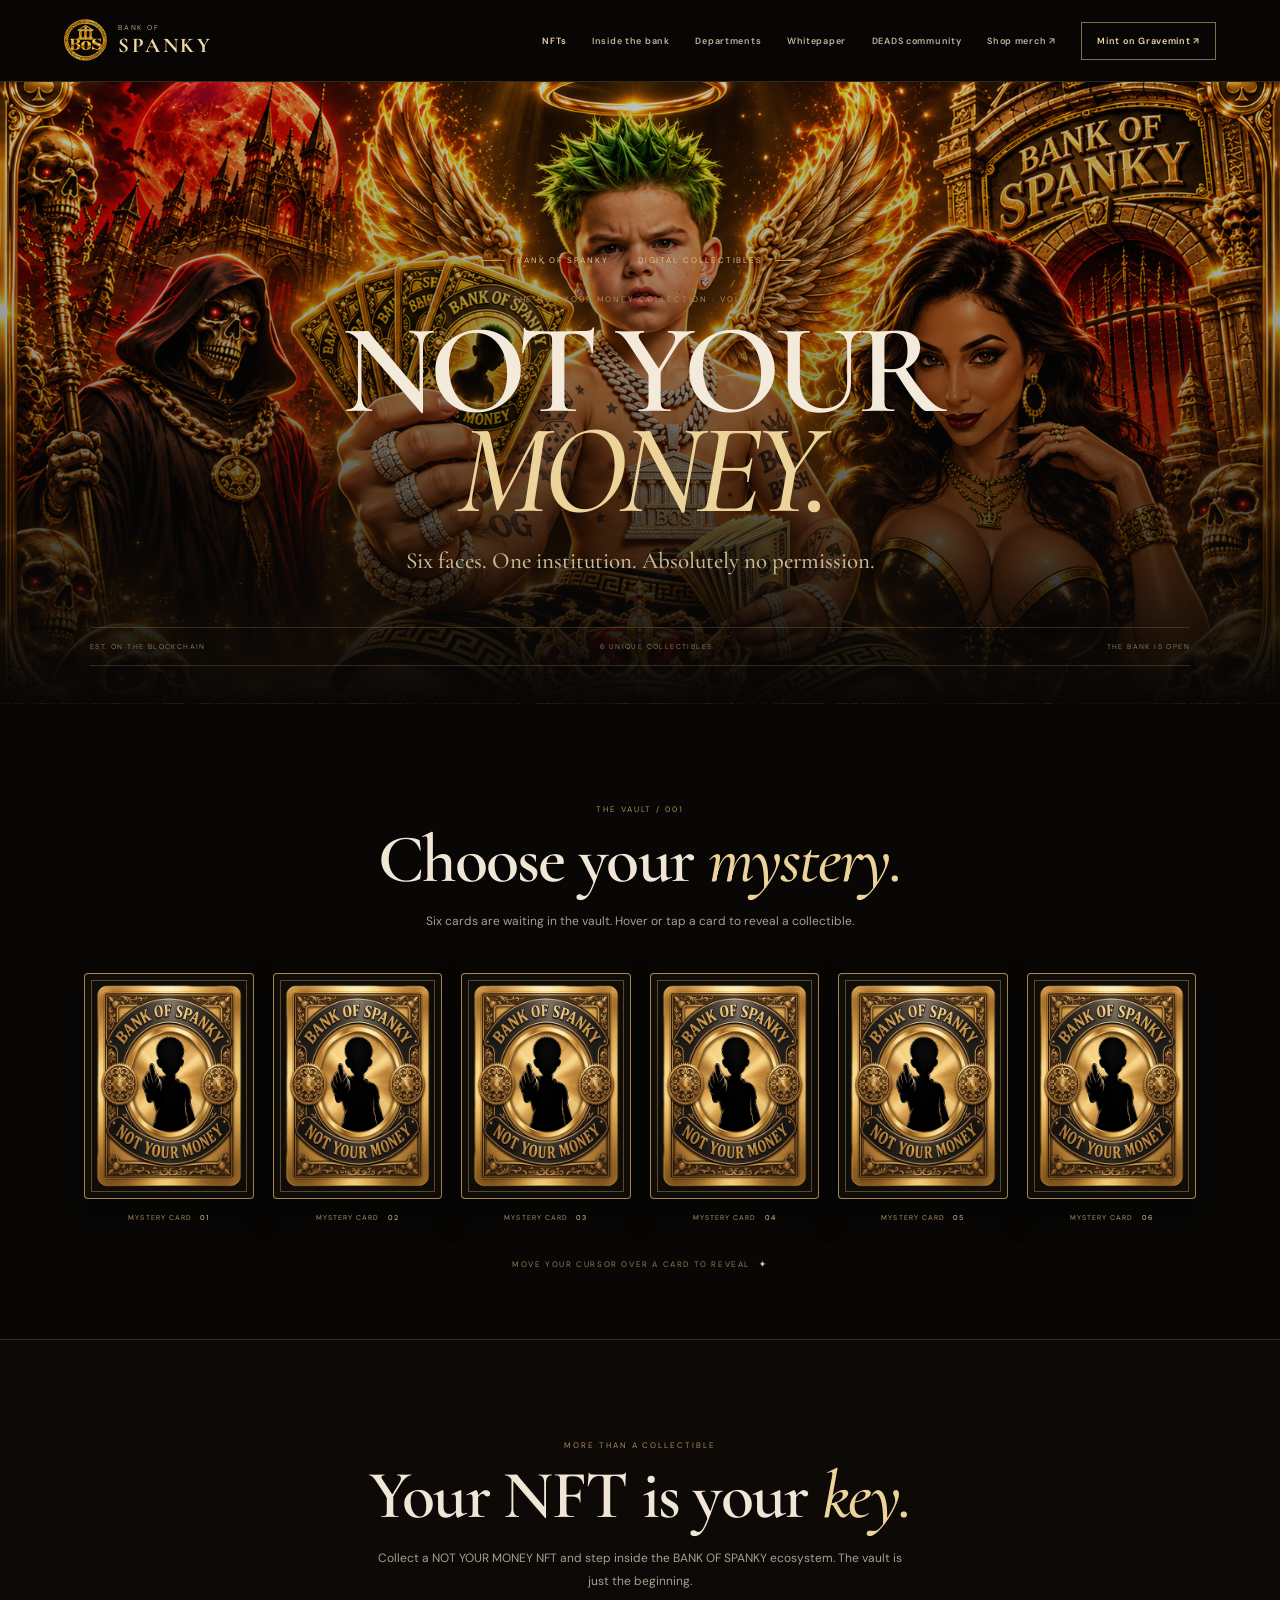
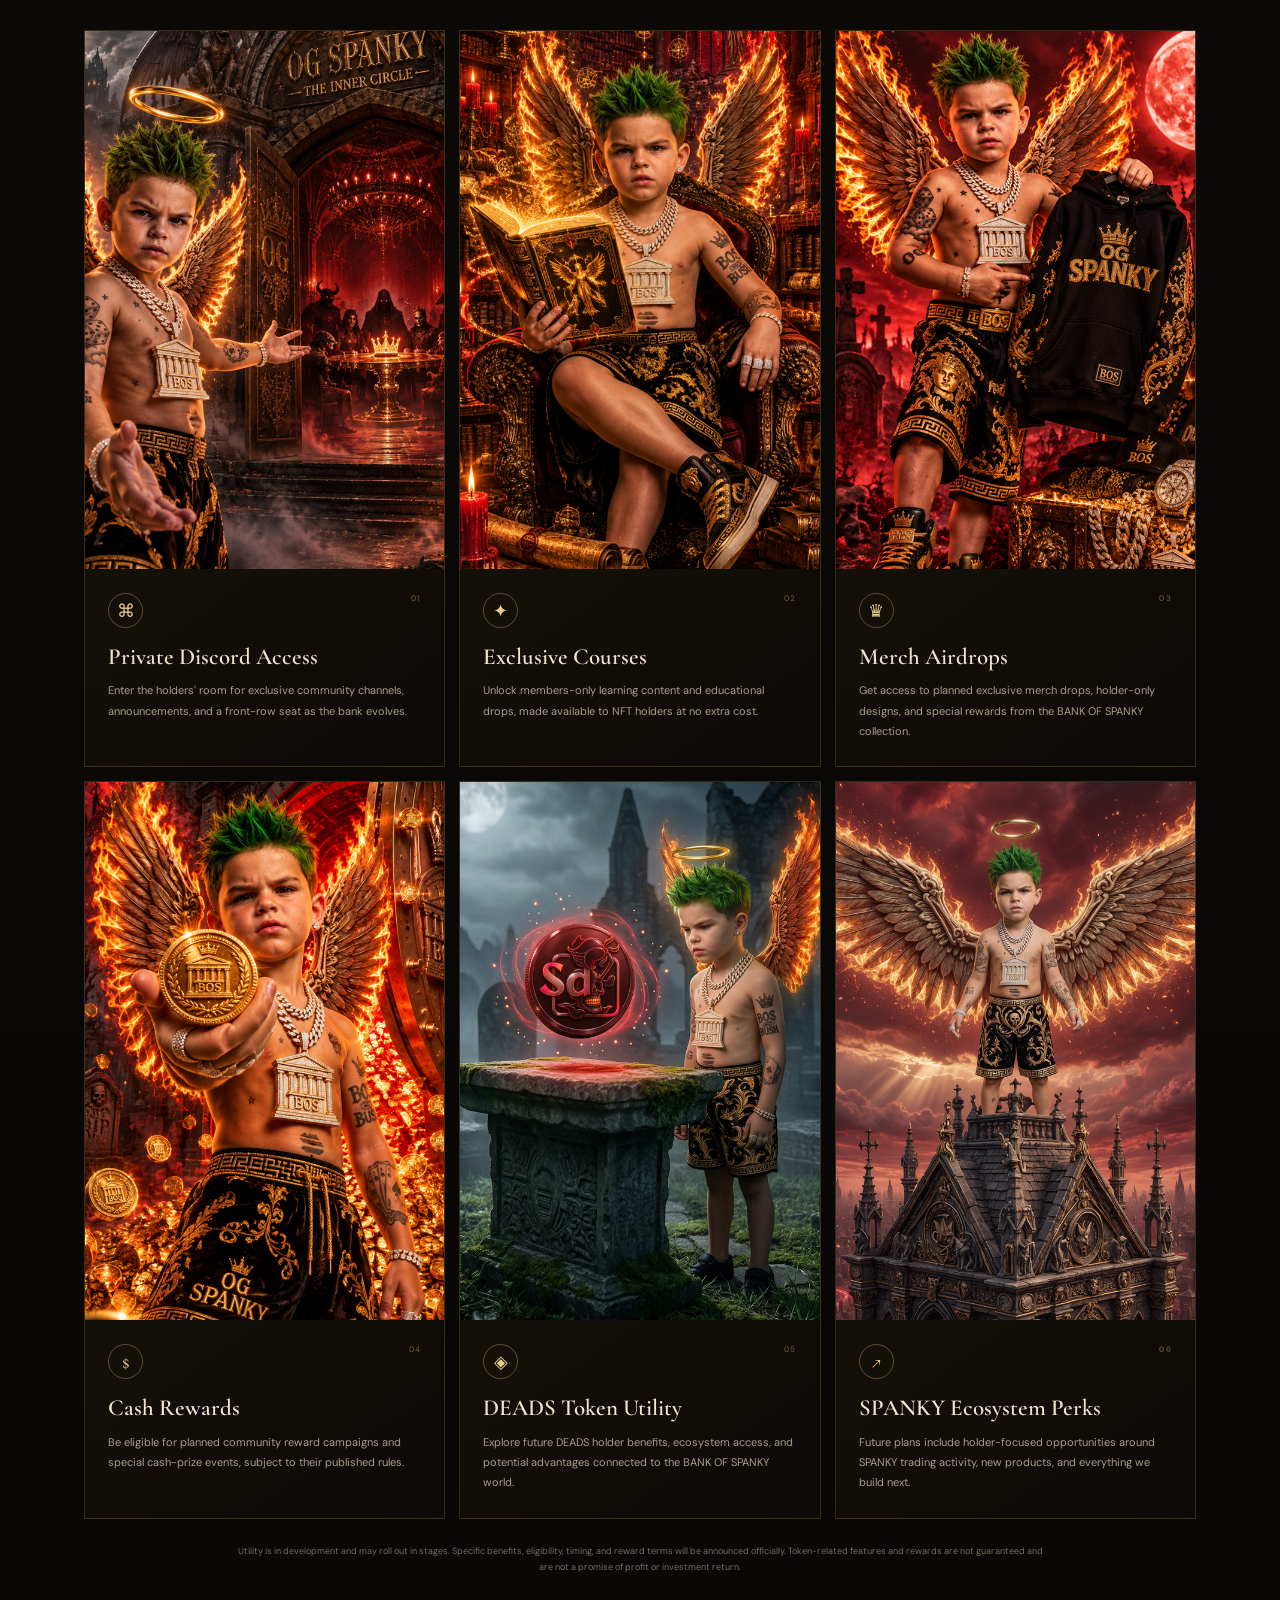
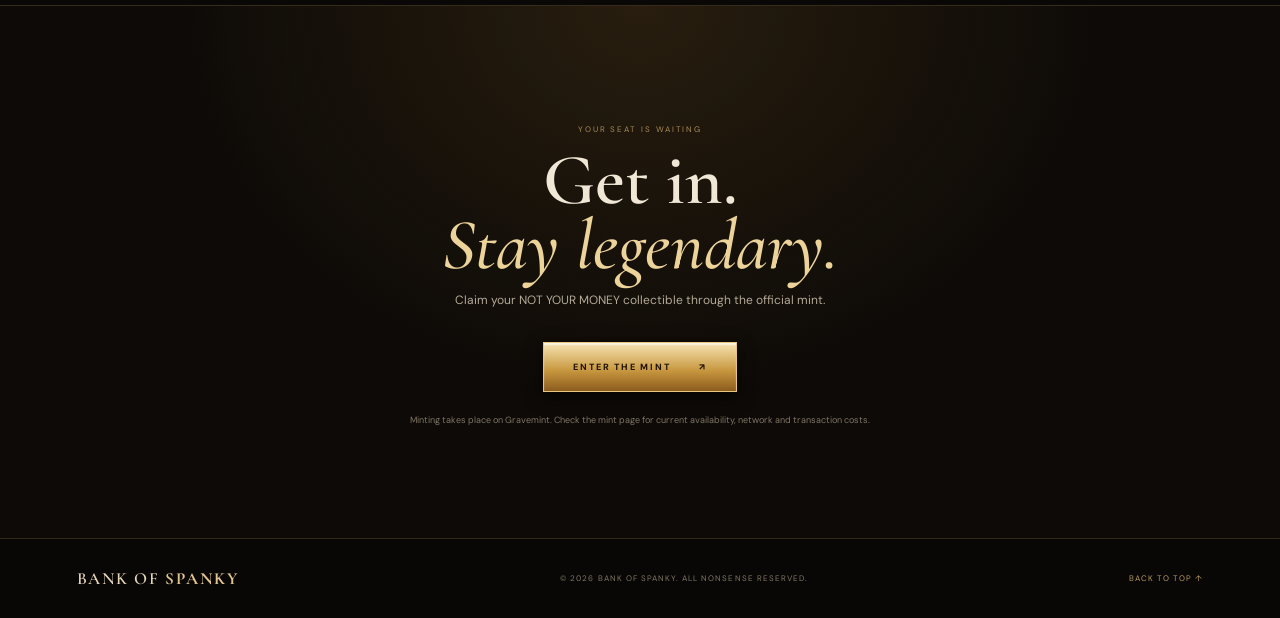
<file: nfts.html>
<!doctype html>
<html lang="en">
<head>
  <meta charset="utf-8">
  <meta name="viewport" content="width=device-width, initial-scale=1">
  <meta name="theme-color" content="#080706">
  <meta name="description" content="Discover the NOT YOUR MONEY NFT collection and holder utility from BANK OF SPANKY.">
  <title>NOT YOUR MONEY NFTs — BANK OF SPANKY</title>
  <link rel="icon" type="image/png" href="./assets/images/logo.png">
  <link rel="preconnect" href="https://fonts.googleapis.com">
  <link rel="preconnect" href="https://fonts.gstatic.com" crossorigin>
  <link href="https://fonts.googleapis.com/css2?family=Cormorant+Garamond:wght@400;500;600;700&family=DM+Sans:wght@400;500;600;700;800&display=swap" rel="stylesheet">
  <link rel="stylesheet" href="./nfts.css?v=4">
</head>
<body>
  <header class="nft-header">
    <a class="nft-brand" href="./index.html#top"><img src="./assets/images/logo.png" alt=""><span><small>BANK OF</small><b>SPANKY</b></span></a>
    <button class="menu-toggle" type="button" aria-label="Open navigation" aria-expanded="false"><span></span><span></span></button>
    <nav class="nav" aria-label="Main navigation">
      <a class="active" href="./nfts.html" aria-current="page">NFTs</a>
      <a href="./index.html#inside">Inside the bank</a>
      <a href="./index.html#departments">Departments</a>
      <a href="./whitepaper.html">Whitepaper</a>
      <a href="./index.html#deads">DEADS community</a>
      <a href="./store.html">Shop merch ↗</a>
      <a class="nav-mint" href="https://gravemint.io/mint/2nw995" target="_blank" rel="noopener noreferrer">Mint on Gravemint ↗</a>
    </nav>
  </header>

  <main>
    <section class="nft-hero">
      <p class="eyebrow"><span></span> BANK OF SPANKY <i>/</i> DIGITAL COLLECTIBLES <span></span></p>
      <p class="edition">THE NOT YOUR MONEY COLLECTION · VOL. 001</p>
      <h1>NOT YOUR<br><em>MONEY.</em></h1>
      <p class="hero-subtitle">Six faces. One institution. Absolutely no permission.</p>
      <div class="hero-meta"><span>EST. ON THE BLOCKCHAIN</span><span>6 UNIQUE COLLECTIBLES</span><span>THE BANK IS OPEN</span></div>
    </section>

    <section class="collection section-wrap" id="nft-collection">
      <div class="section-heading">
        <p class="section-label">THE VAULT / 001</p>
        <h2>Choose your <em>mystery.</em></h2>
        <p>Six cards are waiting in the vault. Hover or tap a card to reveal a collectible.</p>
      </div>
      <div class="mystery-grid">
        <button class="mystery-card" type="button" aria-label="Mystery NFT card 1. Hover or tap to reveal." aria-pressed="false">
          <span class="mystery-card__flip">
            <span class="mystery-card__side mystery-card__back"><img src="./assets/images/NFTs/NYM-face-down-SMALL.png" alt="" draggable="false"></span>
            <span class="mystery-card__side mystery-card__front"><img class="mystery-card__art" src="./assets/images/NFTs/NFT-01.png" alt="NOT YOUR MONEY NFT collectible" draggable="false"></span>
          </span>
          <span class="card-caption">MYSTERY CARD <i>01</i></span>
        </button>
<button class="mystery-card" type="button" aria-label="Mystery NFT card 2. Hover or tap to reveal." aria-pressed="false">
          <span class="mystery-card__flip">
            <span class="mystery-card__side mystery-card__back"><img src="./assets/images/NFTs/NYM-face-down-SMALL.png" alt="" draggable="false"></span>
            <span class="mystery-card__side mystery-card__front"><img class="mystery-card__art" src="./assets/images/NFTs/NFT-02.png" alt="NOT YOUR MONEY NFT collectible" draggable="false"></span>
          </span>
          <span class="card-caption">MYSTERY CARD <i>02</i></span>
        </button>
<button class="mystery-card" type="button" aria-label="Mystery NFT card 3. Hover or tap to reveal." aria-pressed="false">
          <span class="mystery-card__flip">
            <span class="mystery-card__side mystery-card__back"><img src="./assets/images/NFTs/NYM-face-down-SMALL.png" alt="" draggable="false"></span>
            <span class="mystery-card__side mystery-card__front"><img class="mystery-card__art" src="./assets/images/NFTs/NFT-03.png" alt="NOT YOUR MONEY NFT collectible" draggable="false"></span>
          </span>
          <span class="card-caption">MYSTERY CARD <i>03</i></span>
        </button>
<button class="mystery-card" type="button" aria-label="Mystery NFT card 4. Hover or tap to reveal." aria-pressed="false">
          <span class="mystery-card__flip">
            <span class="mystery-card__side mystery-card__back"><img src="./assets/images/NFTs/NYM-face-down-SMALL.png" alt="" draggable="false"></span>
            <span class="mystery-card__side mystery-card__front"><img class="mystery-card__art" src="./assets/images/NFTs/NFT-04.png" alt="NOT YOUR MONEY NFT collectible" draggable="false"></span>
          </span>
          <span class="card-caption">MYSTERY CARD <i>04</i></span>
        </button>
<button class="mystery-card" type="button" aria-label="Mystery NFT card 5. Hover or tap to reveal." aria-pressed="false">
          <span class="mystery-card__flip">
            <span class="mystery-card__side mystery-card__back"><img src="./assets/images/NFTs/NYM-face-down-SMALL.png" alt="" draggable="false"></span>
            <span class="mystery-card__side mystery-card__front"><img class="mystery-card__art" src="./assets/images/NFTs/NFT-05.png" alt="NOT YOUR MONEY NFT collectible" draggable="false"></span>
          </span>
          <span class="card-caption">MYSTERY CARD <i>05</i></span>
        </button>
<button class="mystery-card" type="button" aria-label="Mystery NFT card 6. Hover or tap to reveal." aria-pressed="false">
          <span class="mystery-card__flip">
            <span class="mystery-card__side mystery-card__back"><img src="./assets/images/NFTs/NYM-face-down-SMALL.png" alt="" draggable="false"></span>
            <span class="mystery-card__side mystery-card__front"><img class="mystery-card__art" src="./assets/images/NFTs/NFT-06.png" alt="NOT YOUR MONEY NFT collectible" draggable="false"></span>
          </span>
          <span class="card-caption">MYSTERY CARD <i>06</i></span>
        </button>
      </div>
      <p class="interaction-note"><span class="desktop-note">MOVE YOUR CURSOR OVER A CARD TO REVEAL</span><span class="mobile-note">TAP A CARD TO REVEAL</span><b>✦</b></p>
    </section>

    <section class="utility-section">
      <div class="section-wrap">
        <div class="section-heading utility-heading">
          <p class="section-label">MORE THAN A COLLECTIBLE</p>
          <h2>Your NFT is your <em>key.</em></h2>
          <p>Collect a NOT YOUR MONEY NFT and step inside the BANK OF SPANKY ecosystem. The vault is just the beginning.</p>
        </div>
        <div class="utility-grid">
          <article class="utility-card"><img class="utility-card__image" src="./assets/images/Utility%20Cards/Private-Discord-Access.png" alt="Private Discord Access" loading="lazy" width="600" height="898"><div class="utility-card__content"><span class="utility-no">01</span><span class="utility-icon">⌘</span><h3>Private Discord Access</h3><p>Enter the holders' room for exclusive community channels, announcements, and a front-row seat as the bank evolves.</p></div></article>
          <article class="utility-card"><img class="utility-card__image" src="./assets/images/Utility%20Cards/Exclusive-Courses.png" alt="Exclusive Courses" loading="lazy" width="600" height="898"><div class="utility-card__content"><span class="utility-no">02</span><span class="utility-icon">✦</span><h3>Exclusive Courses</h3><p>Unlock members-only learning content and educational drops, made available to NFT holders at no extra cost.</p></div></article>
          <article class="utility-card"><img class="utility-card__image" src="./assets/images/Utility%20Cards/Merch-Airdrops.png" alt="Merch Airdrops" loading="lazy" width="600" height="898"><div class="utility-card__content"><span class="utility-no">03</span><span class="utility-icon">♛</span><h3>Merch Airdrops</h3><p>Get access to planned exclusive merch drops, holder-only designs, and special rewards from the BANK OF SPANKY collection.</p></div></article>
          <article class="utility-card"><img class="utility-card__image" src="./assets/images/Utility%20Cards/Cash-Rewards.png" alt="Cash Rewards" loading="lazy" width="600" height="898"><div class="utility-card__content"><span class="utility-no">04</span><span class="utility-icon">$</span><h3>Cash Rewards</h3><p>Be eligible for planned community reward campaigns and special cash-prize events, subject to their published rules.</p></div></article>
          <article class="utility-card"><img class="utility-card__image" src="./assets/images/Utility%20Cards/DEADS-Token-Utility.png" alt="DEADS Token Utility" loading="lazy" width="600" height="898"><div class="utility-card__content"><span class="utility-no">05</span><span class="utility-icon">◈</span><h3>DEADS Token Utility</h3><p>Explore future DEADS holder benefits, ecosystem access, and potential advantages connected to the BANK OF SPANKY world.</p></div></article>
          <article class="utility-card"><img class="utility-card__image" src="./assets/images/Utility%20Cards/SPANKY-Ecosystem-Perks.png" alt="SPANKY Ecosystem Perks" loading="lazy" width="600" height="898"><div class="utility-card__content"><span class="utility-no">06</span><span class="utility-icon">↗</span><h3>SPANKY Ecosystem Perks</h3><p>Future plans include holder-focused opportunities around SPANKY trading activity, new products, and everything we build next.</p></div></article>
        </div>
        <p class="utility-disclaimer">Utility is in development and may roll out in stages. Specific benefits, eligibility, timing, and reward terms will be announced officially. Token-related features and rewards are not guaranteed and are not a promise of profit or investment return.</p>
      </div>
    </section>

    <section class="mint-section">
      <p class="section-label">YOUR SEAT IS WAITING</p>
      <h2>Get in.<br><em>Stay legendary.</em></h2>
      <p>Claim your NOT YOUR MONEY collectible through the official mint.</p>
      <a class="mint-button" href="https://gravemint.io/mint/2nw995" target="_blank" rel="noopener noreferrer">ENTER THE MINT <span>↗</span></a>
      <small>Minting takes place on Gravemint. Check the mint page for current availability, network and transaction costs.</small>
    </section>
  </main>

  <footer class="nft-footer">
    <a class="footer-brand" href="./index.html#top">BANK OF <b>SPANKY</b></a>
    <span>© <span id="year"></span> BANK OF SPANKY. ALL NONSENSE RESERVED.</span>
    <a href="#top">BACK TO TOP ↑</a>
  </footer>
  <script src="./nfts.js?v=2"></script>
  <script src="./script.js?v=4"></script>
</body>
</html>
</file>
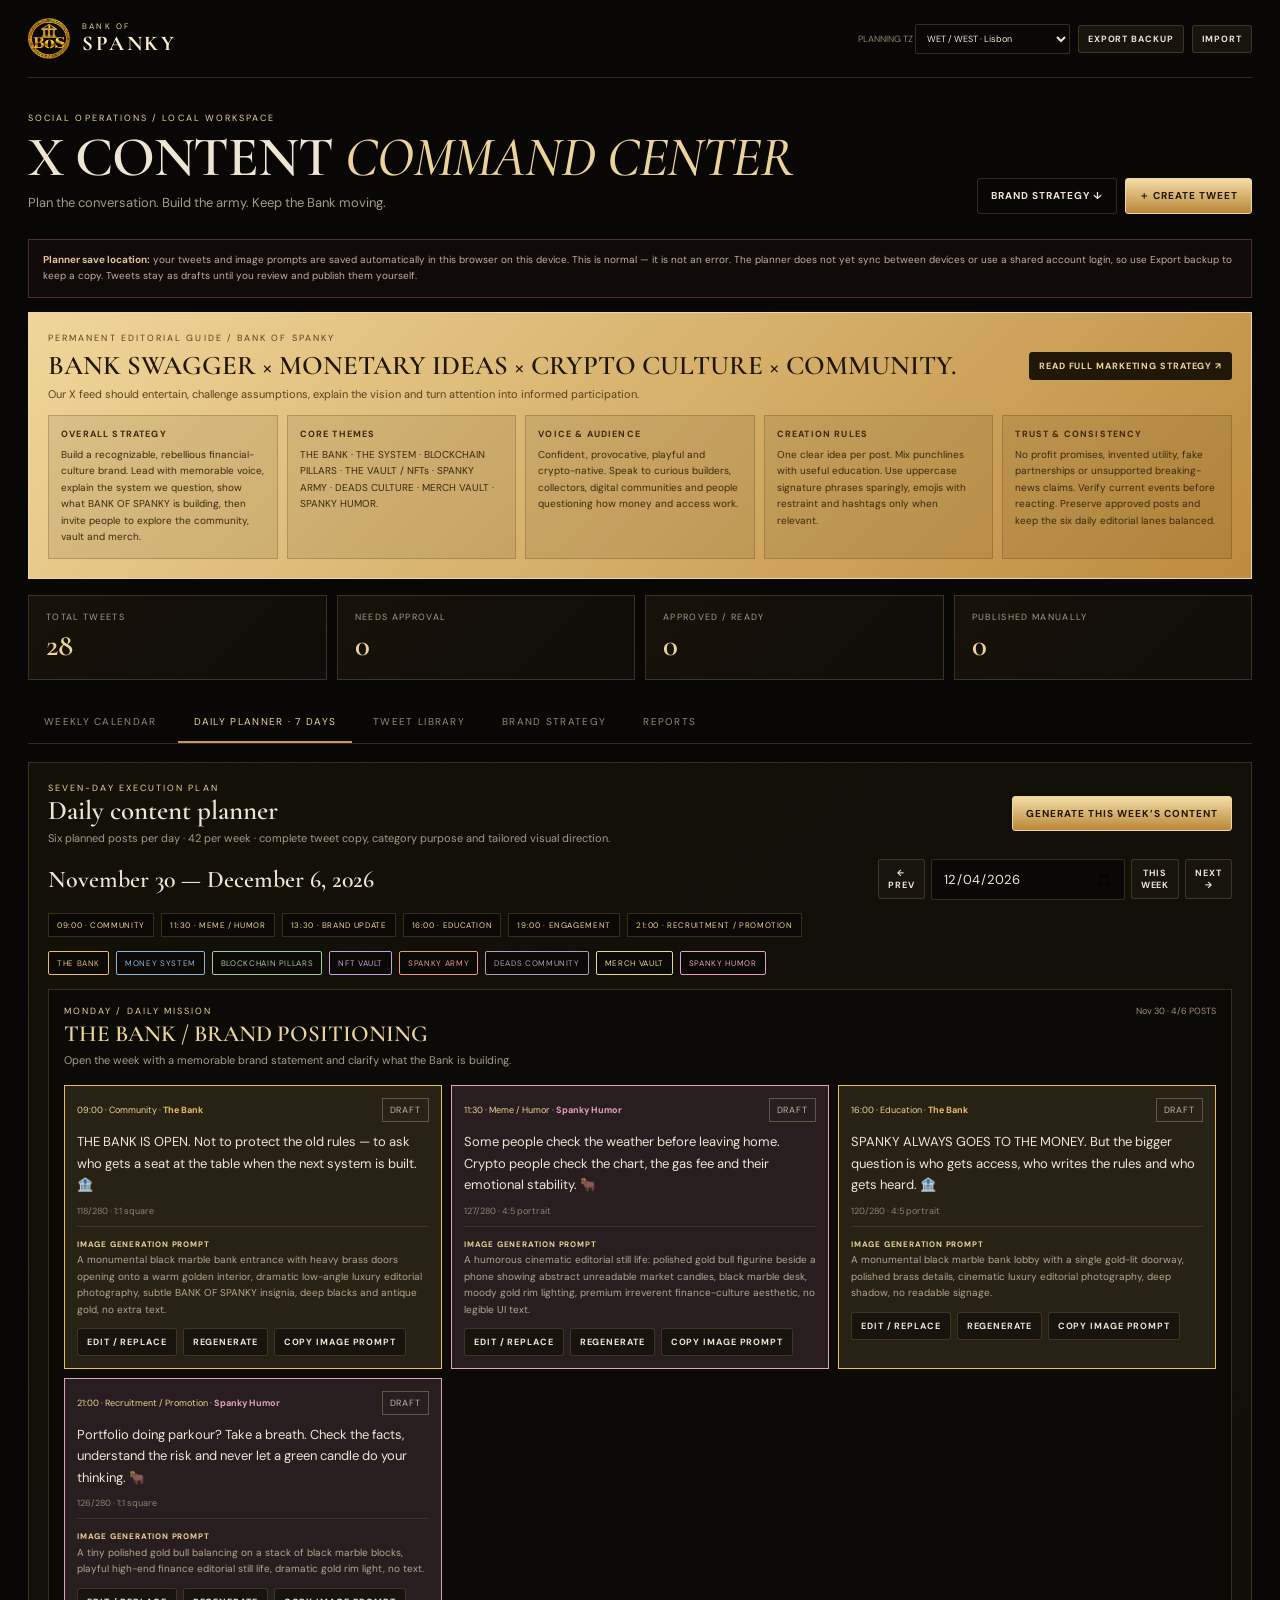
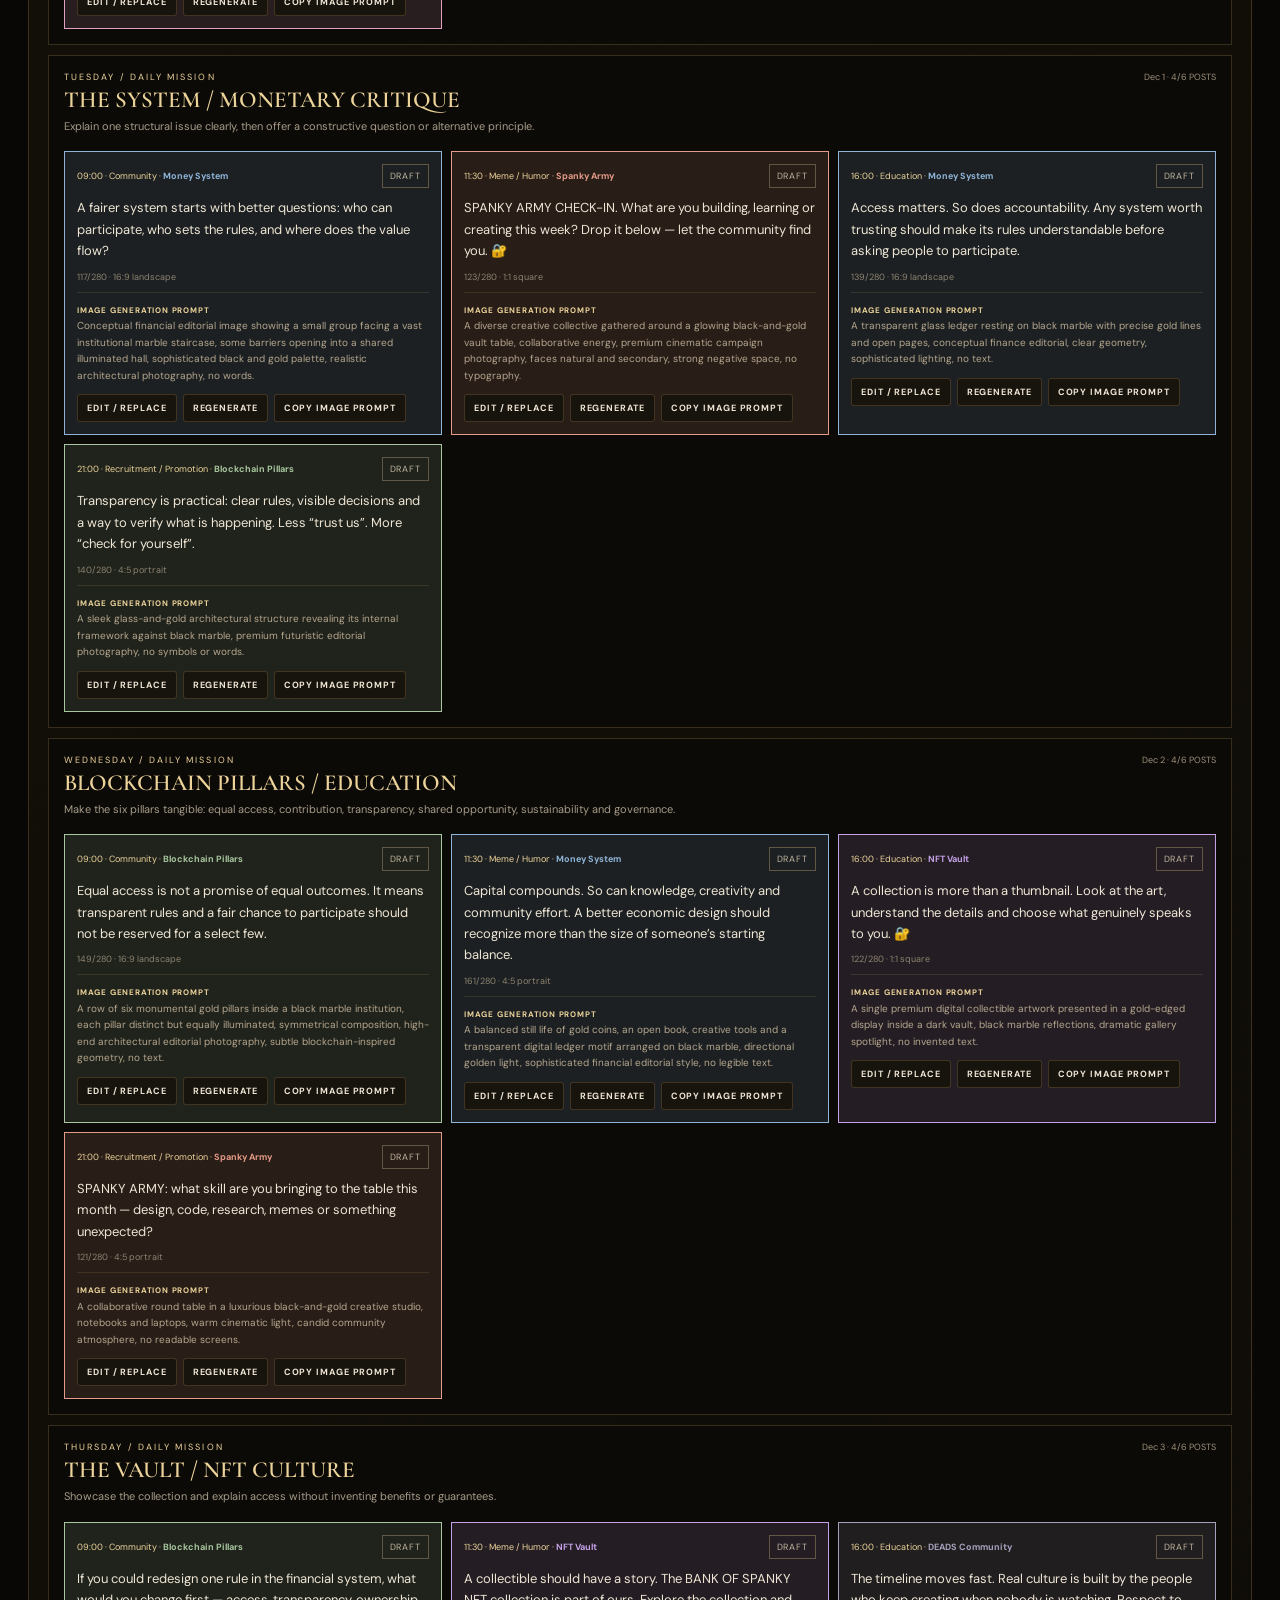
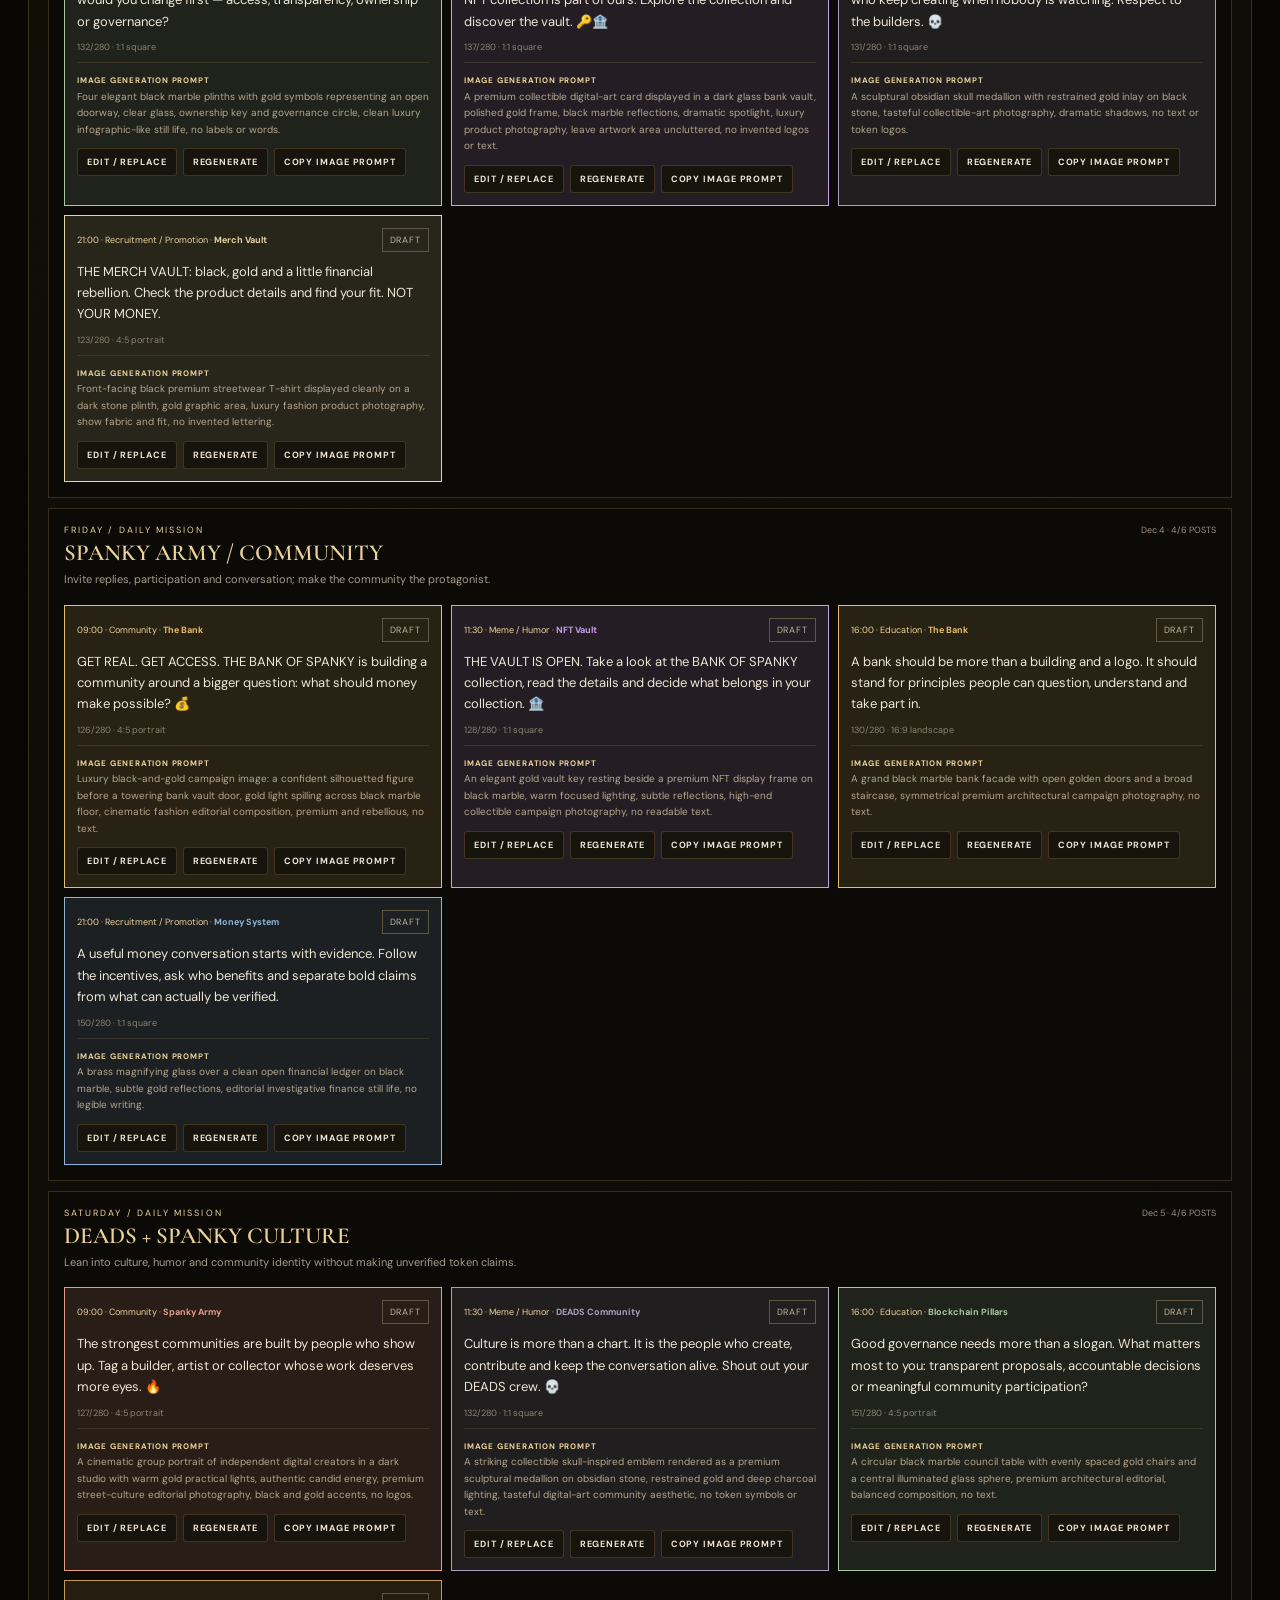
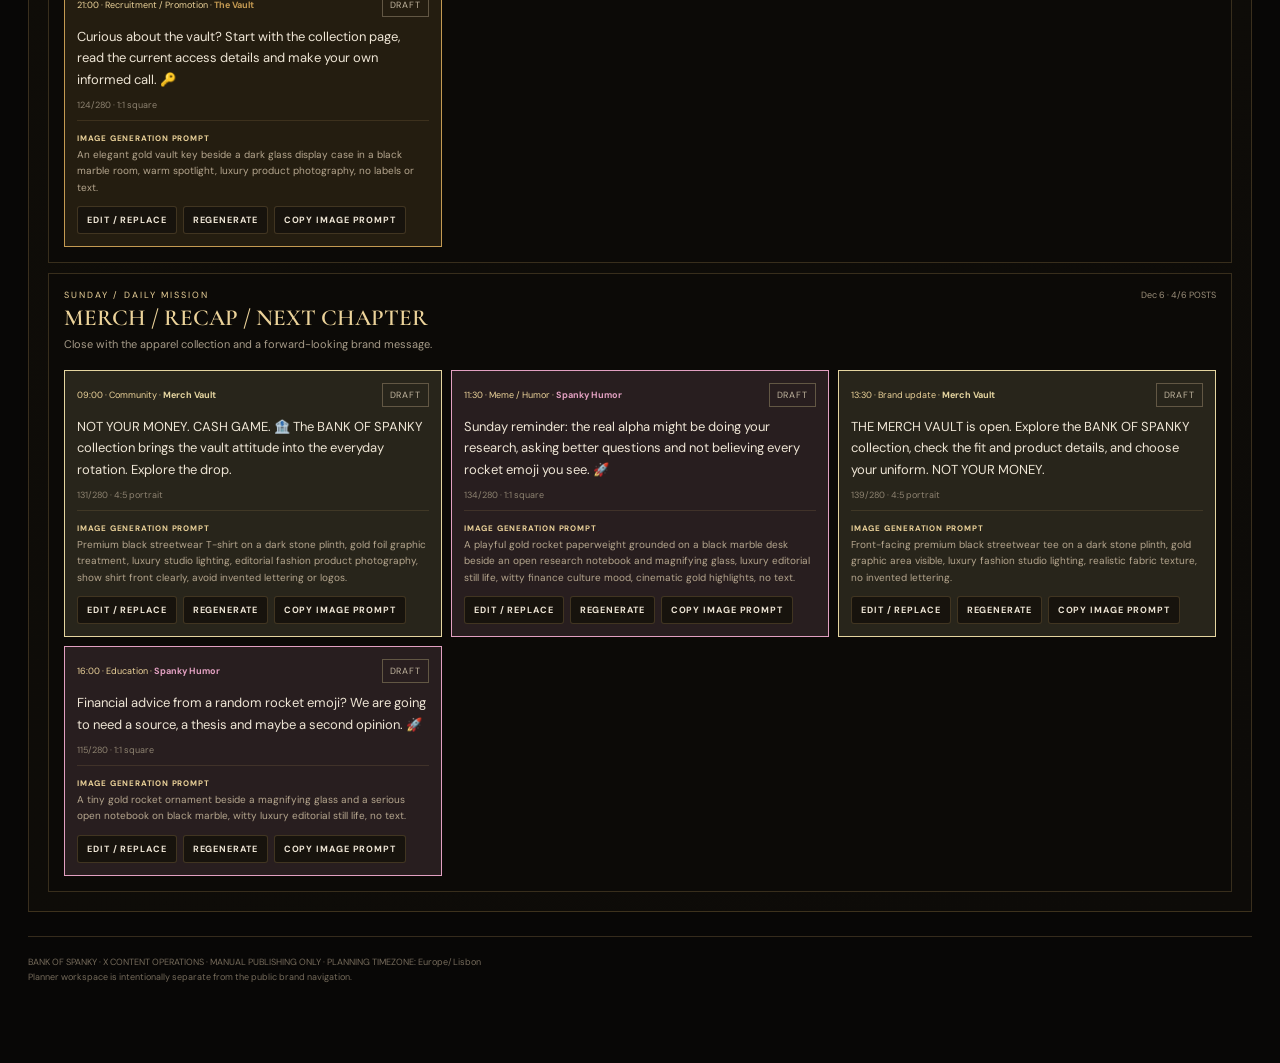
<file: planner.html>
<!doctype html>
<html lang="en">
<head>
<meta charset="utf-8"><meta name="viewport" content="width=device-width,initial-scale=1">
<meta name="theme-color" content="#080706"><meta name="description" content="BANK OF SPANKY X Content Command Center">
<title>X Command Center — BANK OF SPANKY</title>
<link rel="icon" href="./assets/images/logo.png">
<link rel="preconnect" href="https://fonts.googleapis.com"><link rel="preconnect" href="https://fonts.gstatic.com" crossorigin>
<link href="https://fonts.googleapis.com/css2?family=Cormorant+Garamond:wght@400;500;600;700&family=DM+Sans:wght@400;500;600;700;800&display=swap" rel="stylesheet">
<style>
:root{--bg:#080706;--panel:#100e0a;--panel2:#15110b;--gold:#c49a52;--gold2:#ecd39a;--cream:#eee5d5;--muted:#a69b88;--line:rgba(201,164,99,.23);--green:#91b89a;--blue:#8caacb;--red:#d58e7d;--serif:"Cormorant Garamond",Georgia,serif;--sans:"DM Sans",Arial,sans-serif}
*{box-sizing:border-box}body{margin:0;background:var(--bg);color:var(--cream);font-family:var(--sans);font-size:13px}button,input,textarea,select{font:inherit}button{cursor:pointer}a{color:inherit;text-decoration:none}.shell{max-width:1500px;margin:auto;padding:0 28px 60px}.top{height:78px;border-bottom:1px solid var(--line);display:flex;align-items:center;justify-content:space-between;gap:18px}.brand{display:flex;align-items:center;gap:12px}.brand img{width:42px;height:42px;object-fit:contain}.brand small{display:block;font-size:8px;letter-spacing:.28em;color:var(--gold2)}.brand b{font:700 21px var(--serif);letter-spacing:.12em;color:#fff0d1}.top-actions{display:flex;gap:8px;align-items:center}.eyebrow{font-size:9px;letter-spacing:.23em;text-transform:uppercase;color:var(--gold2)}.hero{padding:34px 0 25px;display:flex;align-items:end;justify-content:space-between;gap:20px}.hero h1{font:600 clamp(34px,5vw,56px)/.92 var(--serif);margin:8px 0 8px;letter-spacing:-.02em}.hero h1 em{color:var(--gold2);font-weight:500}.hero p{color:var(--muted);margin:0;line-height:1.7}.hero-actions{display:flex;gap:8px;flex-wrap:wrap}.btn{border:1px solid var(--line);background:#17130d;color:var(--cream);padding:10px 13px;border-radius:3px;font-size:10px;font-weight:700;letter-spacing:.1em;text-transform:uppercase;transition:.2s}.btn:hover{border-color:var(--gold);color:var(--gold2);transform:translateY(-1px)}.btn.gold{background:linear-gradient(180deg,#f3dda7,#b98738);border-color:#f0d69b;color:#211605}.btn.ghost{background:transparent}.btn.danger{color:#e2a193;border-color:rgba(213,142,125,.4)}.btn.small{padding:7px 9px;font-size:9px}.stats{display:grid;grid-template-columns:repeat(4,1fr);gap:10px;margin:6px 0 22px}.stat{background:linear-gradient(135deg,#171209,#0f0d09);border:1px solid var(--line);padding:15px 17px}.stat span{display:block;color:var(--muted);font-size:9px;letter-spacing:.15em;text-transform:uppercase}.stat strong{display:block;font:600 31px var(--serif);color:var(--gold2);margin-top:3px}.tabs{display:flex;gap:5px;border-bottom:1px solid var(--line);margin-bottom:18px;overflow:auto}.tab{white-space:nowrap;padding:13px 16px;background:transparent;border:0;border-bottom:2px solid transparent;color:#938875;font-size:10px;letter-spacing:.13em;text-transform:uppercase}.tab.active{color:var(--gold2);border-color:var(--gold)}.view{display:none}.view.active{display:block}.panel{border:1px solid var(--line);background:linear-gradient(140deg,#131008,#0d0b08);padding:19px;margin-bottom:15px}.panel-head{display:flex;align-items:center;justify-content:space-between;gap:12px;margin-bottom:14px}.panel-head h2{font:600 27px var(--serif);margin:0}.panel-head p{margin:4px 0 0;color:var(--muted);font-size:11px}.strategy-grid{display:grid;grid-template-columns:repeat(4,1fr);gap:10px}.strategy-banner{background:linear-gradient(135deg,#f0d69b,#bd8b3d)!important;color:#211707;border-color:#f0d69b!important}.strategy-banner .eyebrow,.strategy-banner .panel-head p{color:#59401c}.strategy-banner .panel-head h2{color:#201606}.strategy-banner .btn{background:#211707;color:#f1d69a;border-color:#211707}.strategy-guide{display:grid;grid-template-columns:repeat(5,1fr);gap:9px}.strategy-guide>div{padding:12px;background:rgba(35,23,5,.09);border:1px solid rgba(44,29,7,.2)}.strategy-guide b{display:block;font-size:9px;letter-spacing:.13em;color:#3c280d;margin-bottom:7px}.strategy-guide p{margin:0;color:#39290f;font-size:10px;line-height:1.65}.pillar{padding:14px;border:1px solid rgba(201,164,99,.16);background:#0c0a07;min-height:120px}.pillar b{display:block;color:var(--gold2);font:600 20px var(--serif);margin-bottom:7px}.pillar p{color:var(--muted);line-height:1.65;margin:0;font-size:11px}.guidelines{display:grid;grid-template-columns:1fr 1fr;gap:16px}.guidelines h3{font:600 20px var(--serif);margin:4px 0 8px;color:var(--gold2)}.guidelines ul{padding-left:17px;margin:0;color:#b7ac99;line-height:1.85;font-size:11px}.weekbar{display:flex;align-items:center;justify-content:space-between;gap:12px;flex-wrap:wrap;margin:0 0 13px}.weeklabel{font:600 24px var(--serif)}.weekcontrols{display:flex;align-items:center;gap:6px}.weekcontrols input{width:145px}.calendar{display:grid;grid-template-columns:repeat(7,minmax(0,1fr));gap:8px}.day{min-height:180px;border:1px solid var(--line);background:#0d0b08;padding:10px;min-width:0}.day.today{border-color:var(--gold);box-shadow:inset 0 2px 0 var(--gold)}.dayhead{display:flex;justify-content:space-between;gap:4px;padding-bottom:9px;border-bottom:1px solid rgba(201,164,99,.15);margin-bottom:8px}.dayhead b{font-size:10px;letter-spacing:.1em}.dayhead span{color:var(--muted);font-size:10px}.slot{padding:8px;margin:7px 0;background:rgba(196,154,82,.13);border-left:3px solid var(--gold);cursor:pointer;min-width:0}.slot:hover{background:#21190e}.slot time{display:block;color:var(--gold2);font-size:9px;margin-bottom:4px}.slot strong{display:block;font-size:10px;line-height:1.4;font-weight:600;overflow-wrap:anywhere}.empty{color:#655d50;font-size:10px;padding:9px 0}.toolbar{display:flex;gap:8px;align-items:center;flex-wrap:wrap;margin-bottom:12px}.field,.toolbar input,.toolbar select,input.field,select.field,textarea.field{width:100%;background:#090806;color:var(--cream);border:1px solid var(--line);padding:10px 11px;border-radius:2px;outline:none}.field:focus,.toolbar input:focus,.toolbar select:focus{border-color:var(--gold)}.toolbar input{max-width:310px}.toolbar select{width:auto;min-width:150px}.cards{display:grid;grid-template-columns:repeat(2,minmax(0,1fr));gap:10px}.tweet{background:#0d0b08;border:1px solid var(--line);padding:14px;min-width:0}.tweet-top{display:flex;justify-content:space-between;align-items:center;gap:8px;margin-bottom:10px}.category{font-size:8px;letter-spacing:.12em;text-transform:uppercase;color:var(--gold2);border:1px solid rgba(201,164,99,.3);padding:5px 7px}.status{font-size:8px;letter-spacing:.1em;text-transform:uppercase;padding:5px 7px;border:1px solid}.status.draft{color:#c0b49e;border-color:#625744}.status.approval{color:#e4c17f;border-color:#8b6b37}.status.ready{color:var(--green);border-color:#52745b}.status.published{color:var(--blue);border-color:#50677f}.tweet-copy{font-size:13px;line-height:1.65;white-space:pre-wrap;overflow-wrap:anywhere;margin:0 0 12px;color:#e8dfd0}.tweet-meta{display:flex;gap:12px;flex-wrap:wrap;color:#8e8371;font-size:9px;margin-bottom:11px}.tweet-actions{display:flex;gap:6px;flex-wrap:wrap}.empty-state{padding:35px;text-align:center;color:var(--muted);border:1px dashed var(--line)}.formgrid{display:grid;grid-template-columns:1fr 1fr;gap:12px}.formgroup{display:flex;flex-direction:column;gap:6px}.formgroup.full{grid-column:1/-1}.formgroup label{font-size:9px;color:var(--gold2);letter-spacing:.13em;text-transform:uppercase}.formgroup textarea{min-height:110px;resize:vertical;line-height:1.6}.counter{display:flex;justify-content:space-between;color:var(--muted);font-size:10px}.counter.over{color:var(--red)}.reportgrid{display:grid;grid-template-columns:1fr 1fr;gap:12px}.reportbox{padding:15px;border:1px solid var(--line);background:#0d0b08}.reportbox strong{font:600 28px var(--serif);color:var(--gold2)}.reportbox p{color:var(--muted);margin:4px 0;font-size:11px}.notice{padding:12px 14px;border:1px solid rgba(213,142,125,.3);background:rgba(120,52,37,.08);color:#c7ad9d;font-size:10px;line-height:1.65;margin-bottom:14px}.notice b{color:#e5c49b}.footnote{color:#756b5b;font-size:9px;line-height:1.7;padding:18px 0;border-top:1px solid var(--line);margin-top:24px}.modal{display:none;position:fixed;inset:0;z-index:50;background:rgba(0,0,0,.78);padding:20px;overflow:auto}.modal.open{display:flex;align-items:flex-start;justify-content:center}.modalbox{width:min(720px,100%);margin:25px auto;background:#100e0a;border:1px solid var(--gold-dim);padding:22px;box-shadow:0 20px 80px #000}.modalhead{display:flex;justify-content:space-between;align-items:center;margin-bottom:18px}.modalhead h2{font:600 28px var(--serif);margin:0}.modal-actions{display:flex;justify-content:space-between;gap:8px;flex-wrap:wrap;margin-top:17px}.hidden{display:none!important}.right{display:flex;gap:7px;align-items:center}.pillnote{color:#8e826d;font-size:9px}.selectline{display:flex;gap:8px;align-items:center}.selectline input{width:auto}
@media(max-width:1000px){.strategy-guide{grid-template-columns:repeat(2,1fr)}.strategy-grid{grid-template-columns:repeat(2,1fr)}.calendar{grid-template-columns:repeat(4,minmax(0,1fr))}.day{min-height:150px}}
@media(max-width:700px){.shell{padding:0 14px 40px}.top{height:68px}.brand img{width:35px;height:35px}.brand b{font-size:18px}.hero{display:block;padding:26px 0 20px}.hero-actions{margin-top:15px}.stats{grid-template-columns:repeat(2,1fr);gap:7px}.stat{padding:12px}.stat strong{font-size:26px}.strategy-grid{grid-template-columns:1fr 1fr}.guidelines,.reportgrid{grid-template-columns:1fr}.calendar{grid-template-columns:repeat(2,minmax(0,1fr))}.cards{grid-template-columns:1fr}.formgrid{grid-template-columns:1fr}.formgroup.full{grid-column:auto}.panel{padding:13px}.panel-head{align-items:flex-start}.panel-head h2{font-size:24px}.weeklabel{font-size:20px}.weekcontrols{width:100%;flex-wrap:wrap}.weekcontrols input{flex:1}.toolbar input{max-width:none;flex:1}.toolbar select{flex:1}.day{min-height:130px}}
@media(max-width:390px){.strategy-grid{grid-template-columns:1fr}.calendar{grid-template-columns:1fr}.day{min-height:unset}}
.daily-plan{display:grid;grid-template-columns:1fr;gap:10px}.daily-day{border:1px solid var(--line);background:#0c0a07;padding:15px}.daily-dayhead{display:flex;justify-content:space-between;align-items:flex-start;gap:12px;margin-bottom:12px}.daily-dayhead h3{font:600 23px var(--serif);margin:3px 0;color:var(--gold2)}.daily-dayhead p{margin:4px 0;color:var(--muted);font-size:11px;line-height:1.6}.daily-daymeta{font-size:9px;color:#9d907b;white-space:nowrap}.daily-posts{display:grid;grid-template-columns:repeat(3,minmax(0,1fr));gap:9px}.slot-legend,.category-legend{display:flex;gap:7px;flex-wrap:wrap;margin:10px 0 14px}.slot-legend span,.category-legend span{font-size:8px;letter-spacing:.08em;text-transform:uppercase;border:1px solid var(--line);padding:6px 8px;color:var(--gold2);background:#0b0906}.category-legend span{border-radius:2px}.daily-post{padding:12px;border:1px solid rgba(201,164,99,.18);background:rgba(196,154,82,.13);min-width:0}.daily-post .copy{white-space:pre-wrap;line-height:1.65;color:#eee5d5;margin:9px 0;overflow-wrap:anywhere}.daily-post .prompt{font-size:10px;color:#b5a68e;line-height:1.65;border-top:1px solid rgba(201,164,99,.15);padding-top:9px;margin-top:9px}.daily-post .prompt b{color:var(--gold2);letter-spacing:.1em;font-size:8px}.daily-posthead{display:flex;justify-content:space-between;gap:8px;align-items:center}.daily-posthead span{color:var(--gold2);font-size:9px}.daily-post .daily-actions{display:flex;gap:6px;margin-top:10px;flex-wrap:wrap}@media(max-width:1050px){.daily-posts{grid-template-columns:repeat(2,minmax(0,1fr))}}@media(max-width:700px){.daily-posts{grid-template-columns:1fr}.daily-dayhead{display:block}.daily-daymeta{margin-top:7px}}</style>
</head>
<body>
<div class="shell">
<header class="top"><a class="brand" href="./index.html"><img src="./assets/images/logo.png" alt=""><span><small>BANK OF</small><b>SPANKY</b></span></a><div class="top-actions"><label class="pillnote">PLANNING TZ <select class="field" id="timezoneSelect" style="display:inline-block;width:auto;min-width:155px;padding:7px"><option value="Europe/Lisbon">WET / WEST · Lisbon</option><option value="Africa/Casablanca">Morocco · Casablanca</option><option value="Europe/London">UK · London</option><option value="America/New_York">Eastern · New York</option><option value="UTC">UTC</option></select></label><button class="btn small" id="exportBtn">Export backup</button><button class="btn small" id="importBtn">Import</button><input type="file" id="importFile" accept="application/json" class="hidden"></div></header>
<section class="hero"><div><div class="eyebrow">SOCIAL OPERATIONS / LOCAL WORKSPACE</div><h1>X CONTENT <em>COMMAND CENTER</em></h1><p>Plan the conversation. Build the army. Keep the Bank moving.</p></div><div class="hero-actions"><button class="btn ghost" id="strategyJump">Brand strategy ↓</button><button class="btn gold" id="newTweet">＋ Create tweet</button></div></section>
<div class="notice"><b>Planner save location:</b> your tweets and image prompts are saved automatically in this browser on this device. This is normal — it is not an error. The planner does not yet sync between devices or use a shared account login, so use Export backup to keep a copy. Tweets stay as drafts until you review and publish them yourself.</div>
<section class="panel strategy-banner" style="margin-bottom:16px"><div class="panel-head"><div><div class="eyebrow">PERMANENT EDITORIAL GUIDE / BANK OF SPANKY</div><h2 style="font:600 27px var(--serif);margin:5px 0">BANK SWAGGER × MONETARY IDEAS × CRYPTO CULTURE × COMMUNITY.</h2><p>Our X feed should entertain, challenge assumptions, explain the vision and turn attention into informed participation.</p></div><a class="btn small" id="strategyJumpTop" href="https://github.com/shopelevateworld-hash/bank-of-spanky/blob/main/docs/BANK-OF-SPANKY-MARKETING-STRATEGY-DEGEN-MODE.md" target="_blank" rel="noopener noreferrer">Read full marketing strategy ↗</a></div><div class="strategy-guide"><div><b>OVERALL STRATEGY</b><p>Build a recognizable, rebellious financial-culture brand. Lead with memorable voice, explain the system we question, show what BANK OF SPANKY is building, then invite people to explore the community, vault and merch.</p></div><div><b>CORE THEMES</b><p>THE BANK · THE SYSTEM · BLOCKCHAIN PILLARS · THE VAULT / NFTs · SPANKY ARMY · DEADS CULTURE · MERCH VAULT · SPANKY HUMOR.</p></div><div><b>VOICE & AUDIENCE</b><p>Confident, provocative, playful and crypto-native. Speak to curious builders, collectors, digital communities and people questioning how money and access work.</p></div><div><b>CREATION RULES</b><p>One clear idea per post. Mix punchlines with useful education. Use uppercase signature phrases sparingly, emojis with restraint and hashtags only when relevant.</p></div><div><b>TRUST & CONSISTENCY</b><p>No profit promises, invented utility, fake partnerships or unsupported breaking-news claims. Verify current events before reacting. Preserve approved posts and keep the six daily editorial lanes balanced.</p></div></div></section>
<section class="stats"><div class="stat"><span>Total tweets</span><strong id="statTotal">0</strong></div><div class="stat"><span>Needs approval</span><strong id="statApproval">0</strong></div><div class="stat"><span>Approved / ready</span><strong id="statReady">0</strong></div><div class="stat"><span>Published manually</span><strong id="statPublished">0</strong></div></section>
<nav class="tabs"><button class="tab" data-view="calendarView">Weekly calendar</button><button class="tab active" data-view="dailyView">Daily planner · 7 days</button><button class="tab" data-view="libraryView">Tweet library</button><button class="tab" data-view="strategyView">Brand strategy</button><button class="tab" data-view="reportsView">Reports</button></nav>
<section class="view" id="calendarView">
<div class="panel"><div class="panel-head"><div><h2>Publishing calendar</h2><p>Weekly queue · local browser timezone · manual publishing only</p></div><button class="btn gold" id="calendarAdd">＋ Add post</button></div>
<div class="weekbar"><div class="weeklabel" id="weekLabel"></div><div class="weekcontrols"><button class="btn small" id="prevWeek">← Prev</button><input class="field" type="date" id="weekDate"><button class="btn small" id="thisWeek">This week</button><button class="btn small" id="nextWeek">Next →</button></div></div>
<div class="toolbar" style="padding:10px 0 14px;border-bottom:1px solid var(--line);margin-bottom:13px"><span class="eyebrow" style="margin-right:6px">CADENCE SETTINGS</span><label class="pillnote">09:00 <input class="field" type="time" id="slotOne" value="09:00" style="width:92px;display:inline-block;padding:7px"></label><label class="pillnote">11:30 <input class="field" type="time" id="slotTwo" value="11:30" style="width:92px;display:inline-block;padding:7px"></label><label class="pillnote">13:30 <input class="field" type="time" id="slotThree" value="13:30" style="width:92px;display:inline-block;padding:7px"></label><label class="pillnote">16:00 <input class="field" type="time" id="slotFour" value="16:00" style="width:92px;display:inline-block;padding:7px"></label><label class="pillnote">19:00 <input class="field" type="time" id="slotFive" value="19:00" style="width:92px;display:inline-block;padding:7px"></label><label class="pillnote">21:00 <input class="field" type="time" id="slotSix" value="21:00" style="width:92px;display:inline-block;padding:7px"></label><label class="pillnote">Daily target <input class="field" type="number" min="1" max="6" id="dailyTarget" value="6" style="width:65px;display:inline-block;padding:7px"></label><button class="btn small" id="saveCadence">Save cadence</button><span class="pillnote" id="weeklyTargetLabel">Weekly target: 42 posts</span></div><div class="calendar" id="calendar"></div>
</div>
<div class="panel"><div class="panel-head"><div><h2>Weekly queue</h2><p>Review each post · max 4 posts/day</p></div><div class="right"><button class="btn small danger" id="clearAllTweets">Delete all tweets</button><button class="btn small" id="importNewTweets">Import new tweets · 28</button><button class="btn small" id="importGiveaways">Import NFT giveaways · 3</button><button class="btn small" id="importPolls">Import X polls</button></div></div><div class="toolbar"><input id="calendarSearch" placeholder="Search this week's tweets…"><select id="calendarCategory"><option value="">All categories</option></select><select id="calendarStatus"><option value="">All statuses</option><option value="draft">Draft</option><option value="approval">Needs approval</option><option value="ready">Approved / ready</option><option value="published">Published</option></select></div><div class="cards" id="weekCards"></div></div>
</section>
<section class="view active" id="dailyView">
<div class="panel"><div class="panel-head"><div><div class="eyebrow">SEVEN-DAY EXECUTION PLAN</div><h2>Daily content planner</h2><p>Six planned posts per day · 42 per week · complete tweet copy, category purpose and tailored visual direction.</p></div><button class="btn gold" id="dailyGenerate">Generate this week’s content</button></div>
<div class="weekbar"><div class="weeklabel" id="dailyWeekLabel"></div><div class="weekcontrols"><button class="btn small" id="dailyPrev">← Prev</button><input class="field" type="date" id="dailyWeekDate"><button class="btn small" id="dailyToday">This week</button><button class="btn small" id="dailyNext">Next →</button></div></div><div class="slot-legend"><span>09:00 · COMMUNITY</span><span>11:30 · MEME / HUMOR</span><span>13:30 · BRAND UPDATE</span><span>16:00 · EDUCATION</span><span>19:00 · ENGAGEMENT</span><span>21:00 · RECRUITMENT / PROMOTION</span></div><div class="category-legend" id="categoryLegend"></div>
<div id="dailyPlan" class="daily-plan"></div></div></section>
<section class="view" id="libraryView"><div class="panel"><div class="panel-head"><div><h2>Tweet library</h2><p>All posts, drafts, approvals and publishing history.</p></div><button class="btn gold" id="libraryAdd">＋ Create tweet</button></div><div class="toolbar"><input id="librarySearch" placeholder="Search tweet copy or image brief…"><select id="libraryCategory"><option value="">All categories</option></select><select id="libraryStatus"><option value="">All statuses</option><option value="draft">Draft</option><option value="approval">Needs approval</option><option value="ready">Approved / ready</option><option value="published">Published</option></select><select id="librarySort"><option value="date">Schedule date</option><option value="created">Recently created</option></select></div><div class="cards" id="allCards"></div></div></section>
<section class="view" id="strategyView">
<div class="panel"><div class="eyebrow">THE VOICE / BANK OF SPANKY</div><h2 style="font:600 32px var(--serif);margin:8px 0">A rebellious institution. A serious idea. Zero boring posts.</h2><p style="color:var(--muted);line-height:1.8;max-width:900px">Bank of Spanky blends luxury-bank theatre, crypto-native humor and a challenge to unequal monetary systems. The feed should entertain first, make people curious second, and explain the bigger vision through consistent, credible ideas.</p>
<div class="strategy-grid">
<div class="pillar"><b>01 / THE BANK</b><p>Institutional swagger, vault language, “get access”, empire-building, announcements and the signature line: NOT YOUR MONEY.</p></div>
<div class="pillar"><b>02 / THE SYSTEM</b><p>Critique concentrated capital, unequal access and inherited advantage. Sharp arguments, not lazy conspiracy claims.</p></div>
<div class="pillar"><b>03 / THE PILLARS</b><p>Equal access, contribution creates value, transparent rules, shared opportunity, sustainable value and collective governance.</p></div>
<div class="pillar"><b>04 / THE VAULT</b><p>NOT YOUR MONEY NFTs, collection culture, holder access and clearly described current benefits.</p></div>
<div class="pillar"><b>05 / THE ARMY</b><p>Token-gated Discord, community questions, member spotlights, participation and calls to join through the bio link.</p></div>
<div class="pillar"><b>06 / DEADS</b><p>Gravememt culture, DEADS community identity and ecosystem developments. Never imply unverified token utility.</p></div>
<div class="pillar"><b>07 / MERCH VAULT</b><p>Not Your Money apparel, collection drops, product details, gold-on-black creative and direct shop calls to action.</p></div>
<div class="pillar"><b>08 / SPANKY HUMOR</b><p>Market sarcasm, degen habits, boss energy, memes and punchy internet-native observations.</p></div>
</div></div>
<div class="panel guidelines"><div><h3>Voice & writing rules</h3><ul><li>Short, punchy American English. Confident, cheeky and direct.</li><li>Use uppercase selectively for signature phrases: THE BANK, THE VAULT, SPANKY ARMY.</li><li>Mix sharp one-liners with occasional thoughtful whitepaper ideas.</li><li>Use emojis as punctuation, not decoration on every sentence.</li><li>Keep most posts to one clear idea and one action.</li><li>Sound like a brand with a point of view, not an automated shill account.</li></ul></div><div><h3>Trust, promotion & consistency</h3><ul><li>Never promise profits, token appreciation, guaranteed rewards or risk-free outcomes.</li><li>Separate live product utility from proposed roadmap and economic vision.</li><li>Do not call the existing financial system a Ponzi scheme; critique structural inequality precisely.</li><li>Promote NFTs, Discord and merch with accurate links and current details.</li><li>Use 0–2 relevant hashtags only when they add discovery value.</li><li>Tag accounts only when genuinely relevant; avoid repetitive tag spam.</li><li>Rotate pillars, formats, hooks and calls to action. Avoid repeating the same CTA back-to-back.</li><li>Invite replies with real questions; reply like a human.</li></ul></div></div>
<div class="panel"><div class="panel-head"><div><h2>Audience & cadence</h2><p>Initial planning assumptions — tune these from real account analytics.</p></div></div><div class="guidelines"><div><h3>Who we're talking to</h3><ul><li>Crypto-native users and Solana ecosystem participants.</li><li>NFT collectors and digital-culture communities.</li><li>Builders, artists and community organizers.</li><li>People interested in economic access and alternative systems.</li></ul></div><div><h3>Suggested weekly rhythm</h3><ul><li>1–2 original posts per day, with space for replies and live moments.</li><li>Rotate education, humor, community and product storytelling.</li><li>Use 12:30 and 18:30 as initial Casablanca-time test slots.</li><li>Review actual impressions and audience activity before optimizing times.</li></ul></div></div></div>
</section>
<section class="view" id="reportsView"><div class="panel"><div class="panel-head"><div><h2>Publishing report</h2><p>Operational reporting only — no X engagement analytics are connected.</p></div></div><div class="reportgrid"><div class="reportbox"><strong id="reportPublished">0</strong><p>Posts marked published manually</p></div><div class="reportbox"><strong id="reportAccuracy">—</strong><p>Published within 15 minutes of schedule</p></div><div class="reportbox"><strong id="reportAvg">—</strong><p>Average schedule variance</p></div><div class="reportbox"><strong id="reportLogged">0</strong><p>Published posts with actual time recorded</p></div></div><div style="margin-top:18px"><h3 style="font:600 22px var(--serif);color:var(--gold2)">Publishing accuracy log</h3><div id="accuracyTable"></div></div></div><div class="panel"><h2 style="font:600 25px var(--serif);margin:0 0 8px">Reporting boundaries</h2><p style="color:var(--muted);line-height:1.8">This planner records scheduled dates and the time you manually mark a post as published. It does not connect to X, retrieve impressions, likes, reposts, replies or follower growth, and it cannot verify that a post was actually published.</p></div></section>
<div class="footnote">BANK OF SPANKY · X CONTENT OPERATIONS · MANUAL PUBLISHING ONLY · <span id="localZone"></span><br>Planner workspace is intentionally separate from the public brand navigation.</div>
</div>
<div class="modal" id="tweetModal"><div class="modalbox"><div class="modalhead"><div><div class="eyebrow">CONTENT OPERATIONS / POST EDITOR</div><h2 id="modalTitle">Create a tweet</h2></div><button class="btn small" id="closeModal">CLOSE ✕</button></div>
<form id="tweetForm"><input type="hidden" id="tweetId"><div class="formgrid">
<div class="formgroup"><label for="category">Content category</label><select class="field" id="category" required></select></div>
<div class="formgroup"><label for="style">Writing style</label><select class="field" id="style"><option>Bold brand statement</option><option>Crypto humor / satire</option><option>Whitepaper insight</option><option>Community invitation</option><option>Product promotion</option><option>Question / engagement</option><option>Announcement</option></select></div>
<div class="formgroup full"><label for="copy">Tweet copy</label><textarea class="field" id="copy" maxlength="280" placeholder="Write the post…" required></textarea><div class="counter" id="counter"><span>0 / 280 characters</span><span>280 max</span></div></div>
<div class="formgroup full"><label for="brief">Image generation prompt / creative brief</label><textarea class="field" id="brief" placeholder="Describe the visual, subject, composition, lighting, brand treatment…"></textarea></div>
<div class="formgroup"><label for="format">Image format</label><select class="field" id="format"><option value="No image">No image</option><option value="1:1 square">1:1 square</option><option value="16:9 landscape">16:9 landscape</option><option value="4:5 portrait">4:5 portrait</option><option value="9:16 vertical">9:16 vertical</option></select></div>
<div class="formgroup"><label for="status">Workflow status</label><select class="field" id="status"><option value="draft">Draft</option><option value="approval">Needs approval</option><option value="ready">Approved / ready</option><option value="published">Published manually</option></select></div>
<div class="formgroup"><label for="scheduledDate">Scheduled date</label><input class="field" type="date" id="scheduledDate" required></div>
<div class="formgroup"><label for="scheduledTime">Scheduled time</label><input class="field" type="time" id="scheduledTime" required></div>
<div class="formgroup full hidden" id="actualWrap"><label for="actualTime">Actual publication date & time</label><input class="field" type="datetime-local" id="actualTime"></div>
</div><div class="modal-actions"><div class="right"><button type="button" class="btn danger hidden" id="deleteTweet">Delete</button><button type="button" class="btn ghost" id="copyTweet">Copy text</button></div><div class="right"><button type="button" class="btn ghost" id="cancelModal">Cancel</button><button type="submit" class="btn gold">Save tweet</button></div></div></form></div></div>
<script>
(function(){
'use strict';
const KEY='bos_x_planner_v1';
const SETTINGS='bos_x_planner_settings_v1';
let cadence={version:2,slotOne:'09:00',slotTwo:'11:30',slotThree:'13:30',slotFour:'16:00',slotFive:'19:00',slotSix:'21:00',dailyTarget:6,timeZone:'Europe/Lisbon'};
const CATS=['The Bank','Money System','Blockchain Pillars','NFT Vault','Spanky Army','DEADS Community','Merch Vault','Spanky Humor'];
const $=id=>document.getElementById(id);
const zone=Intl.DateTimeFormat().resolvedOptions().timeZone||'Local time';
$('localZone').textContent='PLANNING TIMEZONE: '+(cadence.timeZone||'Europe/Lisbon');
const pad=n=>String(n).padStart(2,'0');
const isoDate=d=>d.getFullYear()+'-'+pad(d.getMonth()+1)+'-'+pad(d.getDate());
const dateFrom=s=>new Date(s+'T12:00:00');
const startWeek=d=>{let x=new Date(d);x.setHours(12,0,0,0);x.setDate(x.getDate()-((x.getDay()+6)%7));return x};
const esc=s=>String(s??'').replace(/[&<>"']/g,c=>({'&':'&amp;','<':'&lt;','>':'&gt;','"':'&quot;',"'":'&#39;'}[c]));
const id=()=>('bos_'+Date.now().toString(36)+'_'+Math.random().toString(36).slice(2,7));
const nowLocal=()=>{let d=new Date();return isoDate(d)+'T'+pad(d.getHours())+':'+pad(d.getMinutes())};
const seeds=[
['The Bank','@BIGBANKSPANKY — SPANKY ALWAYS GOES TO THE MONEY! 💰🐂','No image',''],
['Spanky Army','JOIN THE BoS TOKEN-GATED DISCORD! 🔐💰\\n\\nUse the link in bio to gain access and become part of the SPANKY ARMY! 🏦🔥','9:16 vertical','Cinematic black-and-gold bank vault doors opening, a confident community crowd entering a glowing golden vault, premium editorial photography, dramatic gold rim lighting, BANK OF SPANKY visual identity, no extra text.'],
['NFT Vault','BANK OF SPANKY NFTs are your ticket to the VAULT! 🏦💰','1:1 square','A premium black marble bank vault key beside a gold membership card, dramatic shadows, luxury editorial product photography, black and gold palette, BANK OF SPANKY insignia.'],
['Blockchain Pillars','A credible monetary vision needs real-world utility, transparent treasury systems and clear rules for how gold and digital assets might fit into the model. 💰🏦','16:9 landscape','Gold bars and digital asset ledger represented as a conceptual financial still life, black marble, precise gold lighting, sophisticated institutional editorial style.'],
['The Bank','Get real. Get access. Welcome to THE BANK OF SPANKY. Secure your spot. We’re building a BANKING EMPIRE. 💰🏦🔥','No image',''],
['Money System','The old system rewards the position you start with. A better system should recognize what you bring to the table. 🏦','4:5 portrait','Two contrasting architectural stairways: one reserved for a few, one open and illuminated for a community, symbolic economic access, luxury black-and-gold editorial art.'],
['Blockchain Pillars','Six pillars. One question: what if contribution mattered as much as capital? Equal access. Transparent rules. Shared opportunity. Sustainable value. Collective governance. 💰','1:1 square','Six sculptural gold pillars inside a vast black marble hall, subtle blockchain-inspired geometry, cinematic symmetry, high-end institutional campaign image.'],
['Spanky Humor','Your portfolio said “long-term investment.” Your browser history said “how to recover from buying the top.” 🐂📉','No image',''],
['Spanky Army','The vault is better when the whole crew is inside. Who’s building with the SPANKY ARMY? 🔐🏦','No image',''],
['Money System','Money can make more money. But who gets the first opportunity? That’s the question the next monetary paradigm has to answer.','16:9 landscape','A single gold coin casting a long shadow over a crowded financial district, symbolic wealth concentration, dramatic cinematic lighting, editorial photography.'],
['Merch Vault','NOT YOUR MONEY. CASH GAME. 🏦 The uniform for people who know the rules were never written for everyone. Explore the collection.','4:5 portrait','Premium black streetwear t-shirt on dark stone plinth, gold foil typography, luxury studio lighting, minimal editorial fashion campaign, no model, no extra text.'],
['DEADS Community','A community is more than a ticker. It’s the people who show up, build, create and keep the culture alive. 💀🔥','1:1 square','A bold collectible DEADS-inspired coin on dark obsidian with violet and gold accent light, underground digital community mood, premium cinematic product shot.'],
['The Bank','SPANKY ALWAYS GOES TO THE MONEY. But the real question is who gets to help build it? 💰','No image',''],
['NFT Vault','A key is only useful when there’s a door worth opening. Find the BANK OF SPANKY collection and explore the vault. 🔑🏦','1:1 square','A polished gold key resting before a monumental black vault door, warm gold light leaking through, luxury bank campaign, cinematic, no text.']
];
let posts=[];
let weeklyIdeas=[];
function load(){let saved={};try{saved=JSON.parse(localStorage.getItem(SETTINGS)||'{}')||{};}catch(e){}if(saved.version===2){cadence={...cadence,...saved};}else{cadence={...cadence,version:2,timeZone:'Europe/Lisbon',slotOne:'09:00',slotTwo:'11:30',slotThree:'13:30',slotFour:'16:00',slotFive:'19:00',slotSix:'21:00',dailyTarget:6};}cadence={...cadence,slotOne:cadence.slotOne||'09:00',slotTwo:cadence.slotTwo||'11:30',slotThree:cadence.slotThree||'13:30',slotFour:cadence.slotFour||'16:00',slotFive:cadence.slotFive||'19:00',slotSix:cadence.slotSix||'21:00',dailyTarget:6,timeZone:cadence.timeZone||'Europe/Lisbon'};try{const v=JSON.parse(localStorage.getItem(KEY)||'null');if(Array.isArray(v))posts=v;else seed()}catch(e){seed()}}
function save(){localStorage.setItem(KEY,JSON.stringify(posts));render()}
function seed(){posts=[];localStorage.setItem(KEY,JSON.stringify(posts))}
function statusName(s){return ({draft:'Draft',approval:'Needs approval',ready:'Approved / ready',published:'Published manually'})[s]||s}
function catColor(c){return ({'The Bank':'#e6bd6c','Money System':'#8fb4d8','Blockchain Pillars':'#a8c7a0','NFT Vault':'#c5a1e8','Spanky Army':'#e49b87','DEADS Community':'#a7a0bd','Merch Vault':'#e5d5a0','Spanky Humor':'#e2a0c1'})[c]||'#c49a52'}
function catBg(c){let h=catColor(c).replace('#','');let r=parseInt(h.slice(0,2),16),g=parseInt(h.slice(2,4),16),b=parseInt(h.slice(4,6),16);return 'rgba('+r+','+g+','+b+',.13)'}
function fmtDate(s){if(!s)return '';return dateFrom(s).toLocaleDateString(undefined,{month:'short',day:'numeric'})}
function makeCard(p){return '<article class="tweet" style="border-color:'+catColor(p.category)+';background:'+catBg(p.category)+'"><div class="tweet-top"><span class="category" style="color:'+catColor(p.category)+';border-color:'+catColor(p.category)+'">'+esc(p.category)+'</span><span class="status '+esc(p.status)+'">'+esc(statusName(p.status))+'</span></div><p class="tweet-copy">'+esc(p.copy)+'</p><div class="tweet-meta"><span>◷ '+esc(fmtDate(p.date))+' · '+esc(p.time)+'</span><span>'+esc(p.copy.length)+'/280</span><span>'+esc(p.format||'No image')+'</span></div>'+(p.brief?'<div class="tweet-meta">✦ Visual brief attached</div>':'')+'<div class="tweet-actions"><button class="btn small" data-edit="'+esc(p.id)+'">Edit</button>'+(p.status==='draft'?'<button class="btn small" data-status="approval" data-id="'+esc(p.id)+'">Send for approval</button>':'')+(p.status==='approval'?'<button class="btn small" data-status="ready" data-id="'+esc(p.id)+'">Approve</button>':'')+(p.status==='ready'?'<button class="btn small" data-openx="'+esc(p.id)+'">Open in X ↗</button><button class="btn small" data-publish="'+esc(p.id)+'">Mark published</button>':'')+(p.status==='published'?'<button class="btn small" data-openx="'+esc(p.id)+'">Open in X ↗</button>':'')+'</div></article>'}
function fillCats(){['calendarCategory','libraryCategory','category'].forEach(k=>{let el=$(k);let first=el.options[0];el.innerHTML='';if(k!=='category'){el.appendChild(first)}CATS.forEach(c=>{let o=document.createElement('option');o.value=c;o.textContent=c;el.appendChild(o)})})}
function renderStats(){$('statTotal').textContent=posts.length;$('statApproval').textContent=posts.filter(p=>p.status==='approval').length;$('statReady').textContent=posts.filter(p=>p.status==='ready').length;$('statPublished').textContent=posts.filter(p=>p.status==='published').length}
function weekStart(){return startWeek(dateFrom($('weekDate').value||isoDate(new Date())))}
function renderCalendar(){let start=weekStart(),end=new Date(start);end.setDate(end.getDate()+6);$('weekLabel').textContent=start.toLocaleDateString(undefined,{month:'long',day:'numeric'})+' — '+end.toLocaleDateString(undefined,{month:'long',day:'numeric',year:'numeric'});let html='';for(let i=0;i<7;i++){let d=new Date(start);d.setDate(d.getDate()+i);let ds=isoDate(d),arr=posts.filter(p=>p.date===ds).sort((a,b)=>a.time.localeCompare(b.time));html+='<div class="day '+(ds===isoDate(new Date())?'today':'')+'"><div class="dayhead"><b>'+d.toLocaleDateString(undefined,{weekday:'short'}).toUpperCase()+'</b><span>'+d.getDate()+'</span></div>';if(arr.length){arr.forEach(p=>{html+='<div class="slot" style="border-left-color:'+catColor(p.category)+';background:'+catBg(p.category)+'" data-edit="'+esc(p.id)+'"><time style="color:'+catColor(p.category)+'">'+esc(p.time)+' · '+esc(p.status==='published'?'PUBLISHED':p.status==='ready'?'READY':p.status==='approval'?'REVIEW':'DRAFT')+'</time><strong>'+esc(p.copy.slice(0,72))+(p.copy.length>72?'…':'')+'</strong></div>'})}else html+='<div class="empty">No posts planned</div>';html+='</div>'}$('calendar').innerHTML=html;let q=$('calendarSearch').value.toLowerCase(),cat=$('calendarCategory').value,st=$('calendarStatus').value;let arr=posts.filter(p=>p.date>=isoDate(start)&&p.date<=isoDate(end)&&(!q||p.copy.toLowerCase().includes(q)||p.brief.toLowerCase().includes(q))&&(!cat||p.category===cat)&&(!st||p.status===st)).sort((a,b)=>(a.date+a.time).localeCompare(b.date+b.time));$('weekCards').innerHTML=arr.length?arr.map(makeCard).join(''):'<div class="empty-state">No posts match this week. Add a tweet or adjust your filters.</div>'}
function renderLibrary(){let q=$('librarySearch').value.toLowerCase(),cat=$('libraryCategory').value,st=$('libraryStatus').value,sort=$('librarySort').value;let arr=posts.filter(p=>(!q||(p.copy+' '+p.brief).toLowerCase().includes(q))&&(!cat||p.category===cat)&&(!st||p.status===st));arr.sort((a,b)=>sort==='created'?b.createdAt.localeCompare(a.createdAt):(a.date+a.time).localeCompare(b.date+b.time));$('allCards').innerHTML=arr.length?arr.map(makeCard).join(''):'<div class="empty-state">No tweets found.</div>'}
function renderReports(){let pub=posts.filter(p=>p.status==='published'),logged=pub.filter(p=>p.actualAt);let diffs=logged.map(p=>Math.round((new Date(p.actualAt)-new Date(p.date+'T'+p.time))/60000));let within=diffs.filter(x=>Math.abs(x)<=15).length;$('reportPublished').textContent=pub.length;$('reportLogged').textContent=logged.length;$('reportAccuracy').textContent=logged.length?Math.round(within/logged.length*100)+'%':'—';$('reportAvg').textContent=logged.length?Math.round(diffs.reduce((a,b)=>a+Math.abs(b),0)/diffs.length)+' min':'—';$('accuracyTable').innerHTML=logged.length?'<div style="overflow:auto"><table style="width:100%;border-collapse:collapse;font-size:10px"><thead><tr style="color:var(--gold2);text-align:left"><th style="padding:9px;border-bottom:1px solid var(--line)">Post</th><th style="padding:9px;border-bottom:1px solid var(--line)">Scheduled</th><th style="padding:9px;border-bottom:1px solid var(--line)">Actual</th><th style="padding:9px;border-bottom:1px solid var(--line)">Variance</th></tr></thead><tbody>'+logged.map((p,i)=>{let m=diffs[i];return '<tr><td style="padding:9px;border-bottom:1px solid var(--line)">'+esc(p.copy.slice(0,60))+'</td><td style="padding:9px;border-bottom:1px solid var(--line)">'+esc(p.date+' '+p.time)+'</td><td style="padding:9px;border-bottom:1px solid var(--line)">'+esc(new Date(p.actualAt).toLocaleString())+'</td><td style="padding:9px;border-bottom:1px solid var(--line);color:'+(Math.abs(m)<=15?'var(--green)':'var(--red)')+'">'+(m>0?'+':'')+m+' min</td></tr>'}).join('')+'</tbody></table></div>':'<p style="color:var(--muted);font-size:11px">No manual publication timestamps recorded yet.</p>'}
function render(){renderStats();renderCalendar();renderDaily();renderLibrary();renderReports();$('slotOne').value=cadence.slotOne;$('slotTwo').value=cadence.slotTwo;$('slotThree').value=cadence.slotThree;$('slotFour').value=cadence.slotFour;$('slotFive').value=cadence.slotFive;$('slotSix').value=cadence.slotSix;$('dailyTarget').value=6;$('timezoneSelect').value=cadence.timeZone||'Europe/Lisbon';$('localZone').textContent='PLANNING TIMEZONE: '+(cadence.timeZone||'Europe/Lisbon');$('weeklyTargetLabel').textContent='Weekly target: 42 posts'}
function openModal(p){$('tweetForm').reset();$('tweetId').value=p?p.id:'';$('modalTitle').textContent=p?'Edit tweet':'Create a tweet';$('category').value=p?p.category:CATS[0];$('style').value=p?p.style:'Bold brand statement';$('copy').value=p?p.copy:'';$('brief').value=p?p.brief:'';$('format').value=p?p.format:'No image';$('status').value=p?p.status:'draft';$('scheduledDate').value=p?p.date:isoDate(new Date());$('scheduledTime').value=p?p.time:'12:30';$('actualTime').value=p&&p.actualAt?p.actualAt.slice(0,16):nowLocal();$('actualWrap').classList.toggle('hidden',$('status').value!=='published');$('deleteTweet').classList.toggle('hidden',!p);$('tweetModal').classList.add('open');updateCounter()}
function closeModal(){$('tweetModal').classList.remove('open')}
function updateCounter(){let n=$('copy').value.length;$('counter').innerHTML='<span>'+n+' / 280 characters</span><span>280 max</span>';$('counter').classList.toggle('over',n>280)}
function saveForm(e){e.preventDefault();let copy=$('copy').value.trim();if(!copy||copy.length>280){alert('Tweet must contain 1–280 characters.');return}let old=posts.find(p=>p.id===$('tweetId').value);let p={id:old?old.id:id(),category:$('category').value,style:$('style').value,copy,brief:$('brief').value.trim(),format:$('format').value,status:$('status').value,date:$('scheduledDate').value,time:$('scheduledTime').value,createdAt:old?old.createdAt:new Date().toISOString(),actualAt:$('status').value==='published'?($('actualTime').value?new Date($('actualTime').value).toISOString():new Date().toISOString()):''};if(old)posts=posts.map(x=>x.id===old.id?p:x);else posts.push(p);closeModal();save()}
function setStatus(idv,s){posts=posts.map(p=>p.id===idv?{...p,status:s,actualAt:s==='published'?(p.actualAt||new Date().toISOString()):''}:p);save()}
function editFrom(el){let p=posts.find(x=>x.id===el.dataset.edit);if(p)openModal(p)}
function regeneratePost(idv){let p=posts.find(x=>x.id===idv);if(!p||p.status!=='draft'){alert('Only draft posts can be regenerated. Approved and published posts are protected.');return}let used=new Set(posts.filter(x=>x.id!==idv).map(x=>x.copy));let options=weeklyIdeas.filter(x=>x[0]===p.category&&!used.has(x[2]));if(!options.length){options=weeklyIdeas.filter(x=>!used.has(x[2])&&x[0]!==p.category)}if(!options.length){alert('No unused replacement ideas remain. Add a new draft or edit this post manually.');return}let next=options[0];posts=posts.map(x=>x.id===idv?{...x,category:next[0],style:next[1],copy:next[2],format:next[3],brief:next[4],status:'draft',generated:true}:x);save()}
function handleClick(e){let b=e.target.closest('button,[data-edit]');if(!b)return;if(b.dataset.regenerate){regeneratePost(b.dataset.regenerate);return}if(b.dataset.edit){editFrom(b);return}if(b.dataset.status){setStatus(b.dataset.id,b.dataset.status);return}if(b.dataset.publish){let p=posts.find(x=>x.id===b.dataset.publish);if(p){let dt=prompt('Actual publication time (YYYY-MM-DDTHH:MM), leave blank for now:',nowLocal());if(dt===null)return;let actual=dt?new Date(dt):new Date();if(isNaN(actual.getTime())){alert('Please enter a valid date and time.');return}posts=posts.map(x=>x.id===p.id?{...x,status:'published',actualAt:actual.toISOString()}:x);save()}return}if(b.dataset.copybrief){let p=posts.find(x=>x.id===b.dataset.copybrief);if(p&&p.brief)navigator.clipboard.writeText(p.brief).then(()=>alert('Image prompt copied.')).catch(()=>alert('Copy unavailable in this browser.'));return}if(b.dataset.openx){let p=posts.find(x=>x.id===b.dataset.openx);if(p)window.open('https://x.com/intent/post?text='+encodeURIComponent(p.copy),'_blank','noopener');return}}
function switchView(v){document.querySelectorAll('.tab').forEach(t=>t.classList.toggle('active',t.dataset.view===v));document.querySelectorAll('.view').forEach(x=>x.classList.toggle('active',x.id===v))}
const dayPlan=[
['MONDAY','THE BANK / BRAND POSITIONING','Open the week with a memorable brand statement and clarify what the Bank is building.'],
['TUESDAY','THE SYSTEM / MONETARY CRITIQUE','Explain one structural issue clearly, then offer a constructive question or alternative principle.'],
['WEDNESDAY','BLOCKCHAIN PILLARS / EDUCATION','Make the six pillars tangible: equal access, contribution, transparency, shared opportunity, sustainability and governance.'],
['THURSDAY','THE VAULT / NFT CULTURE','Showcase the collection and explain access without inventing benefits or guarantees.'],
['FRIDAY','SPANKY ARMY / COMMUNITY','Invite replies, participation and conversation; make the community the protagonist.'],
['SATURDAY','DEADS + SPANKY CULTURE','Lean into culture, humor and community identity without making unverified token claims.'],
['SUNDAY','MERCH / RECAP / NEXT CHAPTER','Close with the apparel collection and a forward-looking brand message.']
];
function renderDaily(){
let start=weekStart(),end=new Date(start);end.setDate(end.getDate()+6);
$('dailyWeekLabel').textContent=start.toLocaleDateString(undefined,{month:'long',day:'numeric'})+' — '+end.toLocaleDateString(undefined,{month:'long',day:'numeric',year:'numeric'});
$('dailyWeekDate').value=$('weekDate').value;
let html='';
dayPlan.forEach((d,i)=>{
let date=new Date(start);date.setDate(date.getDate()+i);let ds=isoDate(date);
let arr=posts.filter(p=>p.date===ds).sort((a,b)=>a.time.localeCompare(b.time));
html+='<section class="daily-day"><div class="daily-dayhead"><div><div class="eyebrow">'+d[0]+' / DAILY MISSION</div><h3>'+d[1]+'</h3><p>'+d[2]+'</p></div><div class="daily-daymeta">'+date.toLocaleDateString(undefined,{month:'short',day:'numeric'})+' · '+arr.length+'/6 POSTS</div></div>';
if(arr.length){html+='<div class="daily-posts">'+arr.map(p=>'<article class="daily-post" style="border-color:'+catColor(p.category)+';background:'+catBg(p.category)+'"><div class="daily-posthead"><span>'+esc(p.time)+' · '+esc(p.slotLabel||'POST')+' · <b style="color:'+catColor(p.category)+'">'+esc(p.category)+'</b></span><span class="status '+esc(p.status)+'">'+esc(statusName(p.status))+'</span></div><p class="copy">'+esc(p.copy)+'</p><div class="daily-meta" style="font-size:9px;color:#8e8371">'+esc(p.copy.length)+'/280 · '+esc(p.format||'No image')+'</div>'+(p.brief?'<div class="prompt"><b>IMAGE GENERATION PROMPT</b><br>'+esc(p.brief)+'</div>':'<div class="prompt"><b>VISUAL NOTE</b><br>Text-first post. No image required; keep the typography and copy as the creative.</div>')+'<div class="daily-actions"><button class="btn small" data-edit="'+esc(p.id)+'">Edit / replace</button>'+(p.status==='draft'?'<button class="btn small" data-regenerate="'+esc(p.id)+'">Regenerate</button>':'')+'<button class="btn small" data-copybrief="'+esc(p.id)+'">Copy image prompt</button></div></article>').join('')+'</div>'}else{html+='<div class="empty">No posts scheduled. Generate the strategic week or add a tweet from the calendar.</div>'}
html+='</section>';
});
$('dailyPlan').innerHTML=html;
}
function generateWeek(silent=false){
let start=weekStart(),weekEnd=new Date(start);weekEnd.setDate(weekEnd.getDate()+6);let used=new Set(posts.filter(p=>p.date>=isoDate(start)&&p.date<=isoDate(weekEnd)).map(p=>p.copy));
let ideas=[
['The Bank','Bold brand statement','THE BANK IS OPEN. Not to protect the old rules — to ask who gets a seat at the table when the next system is built. 🏦','1:1 square','A monumental black marble bank entrance with heavy brass doors opening onto a warm golden interior, dramatic low-angle luxury editorial photography, subtle BANK OF SPANKY insignia, deep blacks and antique gold, no extra text.'],
['Spanky Humor','Crypto humor / satire','Some people check the weather before leaving home. Crypto people check the chart, the gas fee and their emotional stability. 🐂','4:5 portrait','A humorous cinematic editorial still life: polished gold bull figurine beside a phone showing abstract unreadable market candles, black marble desk, moody gold rim lighting, premium irreverent finance-culture aesthetic, no legible UI text.'],
['Money System','Whitepaper insight','A fairer system starts with better questions: who can participate, who sets the rules, and where does the value flow?','16:9 landscape','Conceptual financial editorial image showing a small group facing a vast institutional marble staircase, some barriers opening into a shared illuminated hall, sophisticated black and gold palette, realistic architectural photography, no words.'],
['Spanky Army','Question / engagement','SPANKY ARMY CHECK-IN. What are you building, learning or creating this week? Drop it below — let the community find you. 🔐','1:1 square','A diverse creative collective gathered around a glowing black-and-gold vault table, collaborative energy, premium cinematic campaign photography, faces natural and secondary, strong negative space, no typography.'],
['Blockchain Pillars','Whitepaper insight','Equal access is not a promise of equal outcomes. It means transparent rules and a fair chance to participate should not be reserved for a select few.','16:9 landscape','A row of six monumental gold pillars inside a black marble institution, each pillar distinct but equally illuminated, symmetrical composition, high-end architectural editorial photography, subtle blockchain-inspired geometry, no text.'],
['Money System','Bold brand statement','Capital compounds. So can knowledge, creativity and community effort. A better economic design should recognize more than the size of someone’s starting balance.','4:5 portrait','A balanced still life of gold coins, an open book, creative tools and a transparent digital ledger motif arranged on black marble, directional golden light, sophisticated financial editorial style, no legible text.'],
['Blockchain Pillars','Question / engagement','If you could redesign one rule in the financial system, what would you change first — access, transparency, ownership or governance?','1:1 square','Four elegant black marble plinths with gold symbols representing an open doorway, clear glass, ownership key and governance circle, clean luxury infographic-like still life, no labels or words.'],
['NFT Vault','Product promotion','A collectible should have a story. The BANK OF SPANKY NFT collection is part of ours. Explore the collection and discover the vault. 🔑🏦','1:1 square','A premium collectible digital-art card displayed in a dark glass bank vault, polished gold frame, black marble reflections, dramatic spotlight, luxury product photography, leave artwork area uncluttered, no invented logos or text.'],
['The Bank','Bold brand statement','GET REAL. GET ACCESS. THE BANK OF SPANKY is building a community around a bigger question: what should money make possible? 💰','4:5 portrait','Luxury black-and-gold campaign image: a confident silhouetted figure before a towering bank vault door, gold light spilling across black marble floor, cinematic fashion editorial composition, premium and rebellious, no text.'],
['NFT Vault','Product promotion','THE VAULT IS OPEN. Take a look at the BANK OF SPANKY collection, read the details and decide what belongs in your collection. 🏦','1:1 square','An elegant gold vault key resting beside a premium NFT display frame on black marble, warm focused lighting, subtle reflections, high-end collectible campaign photography, no readable text.'],
['Spanky Army','Question / engagement','The strongest communities are built by people who show up. Tag a builder, artist or collector whose work deserves more eyes. 🔥','4:5 portrait','A cinematic group portrait of independent digital creators in a dark studio with warm gold practical lights, authentic candid energy, premium street-culture editorial photography, black and gold accents, no logos.'],
['DEADS Community','Community invitation','Culture is more than a chart. It is the people who create, contribute and keep the conversation alive. Shout out your DEADS crew. 💀','1:1 square','A striking collectible skull-inspired emblem rendered as a premium sculptural medallion on obsidian stone, restrained gold and deep charcoal lighting, tasteful digital-art community aesthetic, no token symbols or text.'],
['Merch Vault','Product promotion','NOT YOUR MONEY. CASH GAME. 🏦 The BANK OF SPANKY collection brings the vault attitude into the everyday rotation. Explore the drop.','4:5 portrait','Premium black streetwear T-shirt on a dark stone plinth, gold foil graphic treatment, luxury studio lighting, editorial fashion product photography, show shirt front clearly, avoid invented lettering or logos.'],
['Spanky Humor','Crypto humor / satire','Sunday reminder: the real alpha might be doing your research, asking better questions and not believing every rocket emoji you see. 🚀','1:1 square','A playful gold rocket paperweight grounded on a black marble desk beside an open research notebook and magnifying glass, luxury editorial still life, witty finance culture mood, cinematic gold highlights, no text.'],
['The Bank','Brand identity / rallying cry','SPANKY ALWAYS GOES TO THE MONEY. But the bigger question is who gets access, who writes the rules and who gets heard. 🏦','4:5 portrait','A monumental black marble bank lobby with a single gold-lit doorway, polished brass details, cinematic luxury editorial photography, deep shadow, no readable signage.'],
['Spanky Humor','Crypto humor / satire','Portfolio doing parkour? Take a breath. Check the facts, understand the risk and never let a green candle do your thinking. 🐂','1:1 square','A tiny polished gold bull balancing on a stack of black marble blocks, playful high-end finance editorial still life, dramatic gold rim light, no text.'],
['Money System','Explainer / conversation','Access matters. So does accountability. Any system worth trusting should make its rules understandable before asking people to participate.','16:9 landscape','A transparent glass ledger resting on black marble with precise gold lines and open pages, conceptual finance editorial, clear geometry, sophisticated lighting, no text.'],
['Blockchain Pillars','Education / transparency','Transparency is practical: clear rules, visible decisions and a way to verify what is happening. Less “trust us”. More “check for yourself”.','4:5 portrait','A sleek glass-and-gold architectural structure revealing its internal framework against black marble, premium futuristic editorial photography, no symbols or words.'],
['NFT Vault','Collection culture','A collection is more than a thumbnail. Look at the art, understand the details and choose what genuinely speaks to you. 🔐','1:1 square','A single premium digital collectible artwork presented in a gold-edged display inside a dark vault, black marble reflections, dramatic gallery spotlight, no invented text.'],
['Spanky Army','Community / reply prompt','SPANKY ARMY: what skill are you bringing to the table this month — design, code, research, memes or something unexpected?','4:5 portrait','A collaborative round table in a luxurious black-and-gold creative studio, notebooks and laptops, warm cinematic light, candid community atmosphere, no readable screens.'],
['DEADS Community','Culture / community','The timeline moves fast. Real culture is built by the people who keep creating when nobody is watching. Respect to the builders. 💀','1:1 square','A sculptural obsidian skull medallion with restrained gold inlay on black stone, tasteful collectible-art photography, dramatic shadows, no text or token logos.'],
['Merch Vault','Product spotlight','THE MERCH VAULT: black, gold and a little financial rebellion. Check the product details and find your fit. NOT YOUR MONEY.','4:5 portrait','Front-facing black premium streetwear T-shirt displayed cleanly on a dark stone plinth, gold graphic area, luxury fashion product photography, show fabric and fit, no invented lettering.'],
['The Bank','Brand philosophy','A bank should be more than a building and a logo. It should stand for principles people can question, understand and take part in.','16:9 landscape','A grand black marble bank facade with open golden doors and a broad staircase, symmetrical premium architectural campaign photography, no text.'],
['Money System','Critical thinking','A useful money conversation starts with evidence. Follow the incentives, ask who benefits and separate bold claims from what can actually be verified.','1:1 square','A brass magnifying glass over a clean open financial ledger on black marble, subtle gold reflections, editorial investigative finance still life, no legible writing.'],
['Blockchain Pillars','Governance / question','Good governance needs more than a slogan. What matters most to you: transparent proposals, accountable decisions or meaningful community participation?','4:5 portrait','A circular black marble council table with evenly spaced gold chairs and a central illuminated glass sphere, premium architectural editorial, balanced composition, no text.'],
['The Vault','Access / product education','Curious about the vault? Start with the collection page, read the current access details and make your own informed call. 🔑','1:1 square','An elegant gold vault key beside a dark glass display case in a black marble room, warm spotlight, luxury product photography, no labels or text.'],
['Spanky Humor','Meme / finance culture','Financial advice from a random rocket emoji? We are going to need a source, a thesis and maybe a second opinion. 🚀','1:1 square','A tiny gold rocket ornament beside a magnifying glass and a serious open notebook on black marble, witty luxury editorial still life, no text.'],
['Spanky Army','Community spotlight','Tag someone in the SPANKY ARMY who brings ideas, energy or a helping hand. Give good people their flowers while they are building. 🌹','4:5 portrait','A single gold flower on a black marble pedestal surrounded by subtle warm studio lights, premium symbolic community campaign image, cinematic and minimal, no words.']
,
['Spanky Army','Community / spotlight','The SPANKY ARMY is built by people who bring something to the table. What are you working on this week? 🔐','4:5 portrait','Premium black-and-gold editorial portrait of a diverse group of independent creators around a polished obsidian table, candid collaboration, authentic expressions, dramatic gold rim lighting, no text.'],
['Spanky Humor','Meme / crypto culture','Six tabs open. Three charts. One cold coffee. Somehow the “quick crypto check” became a full-time job. 🐂','1:1 square','Witty luxury still life: black marble desk, multiple abstract chart screens, cold espresso and tiny polished gold bull figurine, cinematic finance-culture photography, no readable screen text.'],
['The Bank','Brand update / announcement','A new week at THE BANK. Same mission: challenge old assumptions, make the rules easier to question and keep building in public. 🏦','16:9 landscape','Monumental black marble bank lobby with open brass doors, warm gold light and a subtle BANK OF SPANKY crest, symmetrical premium architectural campaign photography, no extra lettering.'],
['Blockchain Pillars','Education / transparency','Transparency should be something people can inspect — not a slogan they are asked to believe. Clear rules. Visible decisions. Verifiable records.','4:5 portrait','Close-up editorial image of a transparent glass ledger with precise gold lines on black marble, layered reflections, clean geometry, premium institutional lighting, no words.'],
['Spanky Army','Engagement / community question','SPANKY ARMY roll call: are you here for the ideas, the culture, the collectibles or the community? Tell us what brought you in. 🔐','1:1 square','Black-and-gold vault interior with four elegant symbolic objects on a table: open book, theatrical mask, collectible frame and gold key, premium editorial still life, no text.'],
['NFT Vault','Recruitment / collection','Curious about THE VAULT? Start with the collection, read the details and explore what BANK OF SPANKY is creating. 🔑🏦','4:5 portrait','A gold key beside a premium digital collectible display inside a dark glass vault, black marble reflections, dramatic spotlight, luxury product photography, no invented utility claims, no text.'],
['Money System','Community / discussion','A better money conversation needs more voices at the table. What is one question you wish financial institutions answered more clearly?','1:1 square','A round black marble discussion table with six empty gold-trimmed chairs, warm focused light, elegant institutional editorial photography, visual metaphor for inclusion, no text.'],
['Spanky Humor','Meme / humor','“I’ll just check the chart for a second.” Famous last words before the sun goes down. 📉','4:5 portrait','Playful cinematic scene of a gold pocket watch beside a smartphone with abstract chart shapes, black marble desk, dramatic gold highlights, witty premium finance editorial, no legible UI.'],
['The Bank','Brand update / voice','NOT YOUR MONEY. A reminder to ask better questions about ownership, access and who gets to write the rules. The conversation starts here.','16:9 landscape','Oversized brass bank-door detail against black marble, strong directional light and deep shadows, premium brand campaign composition with negative space, no lettering.'],
['Blockchain Pillars','Education / governance','Governance is not a decorative word. It is how decisions are made, who can participate and how the process can be checked.','4:5 portrait','Sculptural circular black marble council table with evenly spaced gold markers and a transparent central structure, premium architectural editorial image, balanced composition, no text.'],
['Spanky Army','Engagement / reply prompt','Drop one thing you learned this month that changed how you think about money, technology or community. Let’s compare notes. 💬','1:1 square','Open black notebook with handwritten marks intentionally blurred, gold pen and a small group of warm lights in the background, cinematic black-and-gold editorial still life, no legible writing.'],
['Merch Vault','Recruitment / merch promotion','THE MERCH VAULT is open. Explore the BANK OF SPANKY collection, check the fit and product details, and choose your uniform. NOT YOUR MONEY.','4:5 portrait','Front-facing premium black streetwear tee on a dark stone plinth, gold graphic area visible, luxury fashion studio lighting, realistic fabric texture, no invented lettering.'],
['DEADS Community','Community / culture','DEADS culture is made by the people behind it. Show us the art, the ideas and the builders keeping the community creative. 💀','1:1 square','Obsidian sculptural skull medallion with restrained gold inlay on black stone, moody underground gallery lighting, tasteful collectible art campaign, no token symbols or text.'],
['Money System','Education / critical thinking','Follow the incentives. Ask who benefits. Check the evidence. A serious conversation about money deserves more than a headline and a hot take.','16:9 landscape','Brass magnifying glass over an open financial ledger on black marble, subtle gold reflections, investigative editorial photography, crisp focus, no readable text.'],
['Merch Vault','Recruitment / promotion','The look is black and gold. The message is NOT YOUR MONEY. Explore the BANK OF SPANKY apparel collection and check the details of the latest drop. 🏦','4:5 portrait','High-end fashion editorial photograph of a black BANK OF SPANKY streetwear shirt laid flat on black marble, front graphic clearly visible, precise gold highlights, luxurious studio lighting, no invented lettering.'],
];
weeklyIdeas=ideas;
let added=0;
ideas.forEach((s,i)=>{
let dayIndex=i<14?Math.floor(i/2):i<27?Math.floor((i-14)/2):Math.min(6,Math.floor((i-27)/2));
let slotIndex=i<14?(i%2):i<27?(3+2*((i-14)%2)):(i-27<14?2+2*((i-27)%2):5);
let d=new Date(start);d.setDate(d.getDate()+dayIndex);
let copy=s[2],dayKey=isoDate(d);if(used.has(copy)||posts.filter(p=>p.date===dayKey).length>=4)return;
let times=[cadence.slotOne,cadence.slotTwo,cadence.slotThree,cadence.slotFour,cadence.slotFive,cadence.slotSix];
posts.push({id:id(),category:s[0],style:s[1],slotLabel:['Community','Meme / Humor','Brand update','Education','Engagement','Recruitment / Promotion'][slotIndex],brief:s[4],format:s[3],copy,status:'draft',date:isoDate(d),time:times[slotIndex],createdAt:new Date().toISOString(),actualAt:'',generated:true});
used.add(copy);added++;
});
save();
if(!silent){switchView('dailyView');alert(added+' strategic draft tweets added. Target: up to four posts per day across seven days. Every post has a tailored visual brief. Existing approved and published posts were preserved.');}
}

function campaignWeek(){let start=weekStart(),slots=[cadence.slotOne,cadence.slotTwo,cadence.slotThree,cadence.slotFour],ideas=[['The Bank','Brand statement','THE BANK OF SPANKY is not here to decorate the old system. We’re building a conversation about access, ownership and who gets a seat at the table. 🏦','16:9 landscape','Monumental black marble bank with open brass doors and warm gold light, cinematic editorial.'],['Money System','Critical thinking','Who writes the rules of money—and who gets to question them? Let’s make the conversation bigger than a chart.','1:1 square','Open financial ledger and brass magnifying glass on black marble.'],['Blockchain Pillars','Education','Transparency should be verifiable. Access should be understandable. Participation should have clear rules.','4:5 portrait','Transparent glass architecture and gold structural lines, black marble setting.'],['Spanky Humor','Crypto humor','The chart is loud. Your research should be louder. 📈 Do not let a candle make decisions for you.','1:1 square','Tiny gold bull beside a research notebook and abstract chart shapes.'],['Spanky Army','Community prompt','SPANKY ARMY: what are you building, learning or creating this week? Drop a link or a one-line intro. 🔐','4:5 portrait','Creators gathered around a black-and-gold table, candid cinematic scene.'],['NFT Vault','NFT collection','BANK OF SPANKY GENESIS COLLECTION: art, identity and the story behind the vault. Explore the Genesis NFTs and make your own call. 🔑','1:1 square','Premium collectible display frame inside a dark luxury vault, gold light.'],['DEADS Community','Culture','The culture is built by the people who keep showing up. What community moment made you stay? 💀','1:1 square','Obsidian skull medallion with tasteful gold detailing.'],['Merch Vault','Merch','Black. Gold. NOT YOUR MONEY. Explore the BANK OF SPANKY merch and check the details before choosing your fit.','4:5 portrait','Black streetwear garment on black marble with gold accents.']];let n=0;for(let d0=0;d0<7;d0++){let d=new Date(start);d.setDate(d.getDate()+d0);let ds=isoDate(d),used=posts.filter(p=>p.date===ds).length;for(let k=used;k<4;k++){let s=ideas[(d0*3+k)%ideas.length];posts.push({id:id(),category:s[0],style:s[1],copy:s[2],format:s[3],brief:s[4],status:'draft',date:ds,time:slots[k]||'19:00',createdAt:new Date().toISOString(),actualAt:'',generated:true});n++}}save();return n}
function clearAllCampaign(){if(!confirm('Delete ALL tweets from this planner on this browser? This cannot be undone. Export a backup first if needed.'))return;posts=[];save();alert('All tweets deleted.')}
function addGiveawayCampaign(){let start=weekStart(),items=[['BANK OF SPANKY GENESIS NFT GIVEAWAY 🎁🏦 We’re spotlighting the Genesis collection. Follow the campaign details and eligibility rules in our official post before participating.','Three premium Genesis NFT display cards inside a black marble vault, gold accents.'],['GENESIS GIVEAWAY ROUND 2 🔑 What does the BANK OF SPANKY Genesis collection mean to you? Share your answer and check the official giveaway rules.','Gold vault key and digital collectible frame, dramatic premium campaign lighting.'],['Last call to check the BANK OF SPANKY GENESIS NFT giveaway details. Read the rules, confirm eligibility and participate only through official channels. 🏦','Elegant black-and-gold vault scene with collectible display and clear negative space.']];let n=0;items.forEach((s,i)=>{let d=new Date(start);d.setDate(d.getDate()+i*2);let ds=isoDate(d);if(posts.filter(p=>p.date===ds).length>=4)return;posts.push({id:id(),category:'NFT Vault',style:'Genesis NFT giveaway',copy:s[0],format:'1:1 square',brief:s[1],status:'draft',date:ds,time:'19:00',createdAt:new Date().toISOString(),actualAt:'',generated:true});n++});save();alert(n+' giveaway drafts imported. Add exact rules, eligibility and dates before posting.')}
function addPollCampaign(){let start=weekStart(),times=['10:00','14:00','20:00'],polls=[['Which pillar matters most to you?',['Equal access','Transparency','Governance','Shared opportunity']],['What should money prioritize?',['Security','Freedom','Accessibility','Accountability']],['What brought you to BANK OF SPANKY?',['The culture','The ideas','The NFTs','The community']],['What makes a community strong?',['Shared values','Useful learning','Creative projects','Open discussion']],['Which financial rule needs the biggest rethink?',['Access','Fees','Transparency','Control']],['What should we explain next?',['Genesis NFTs','Blockchain pillars','Community','Money systems']],['What is the best way to build trust?',['Clear rules','Open records','Accountability','Consistent action']]],n=0;let end=new Date(start);end.setDate(end.getDate()+6);posts=posts.filter(p=>!(p.date>=isoDate(start)&&p.date<=isoDate(end)&&p.status==='draft'&&p.style==='X Poll'));for(let day=0;day<7;day++){let d=new Date(start);d.setDate(d.getDate()+day);let ds=isoDate(d);for(let j=0;j<3;j++){let s=polls[(day*3+j)%polls.length],question=s[0],options=s[1],copy=question+'\\n\\n'+options.map((o,i)=>(i+1)+'. '+o).join('\\n');posts.push({id:id(),category:day===2?'NFT Vault':'Blockchain Pillars',style:'X Poll',slotLabel:'Poll '+(j+1),copy,pollOptions:options,pollDurationHours:24,format:'X poll · 4 options',brief:'Create an X poll using the question and four answer options above. Poll duration: 24 hours.',status:'draft',date:ds,time:times[j],createdAt:new Date().toISOString(),actualAt:'',generated:true});n++}}save();alert(n+' complete poll drafts imported: 3 per day for 7 days (21 polls), each with 4 answer options and a 24-hour duration.');}
function exportData(){let blob=new Blob([JSON.stringify({brand:'BANK OF SPANKY',version:1,exportedAt:new Date().toISOString(),posts},null,2)],{type:'application/json'});let a=document.createElement('a');a.href=URL.createObjectURL(blob);a.download='bank-of-spanky-x-planner-backup-'+isoDate(new Date())+'.json';a.click();URL.revokeObjectURL(a.href)}
function importData(file){let r=new FileReader();r.onload=()=>{try{let data=JSON.parse(r.result),arr=Array.isArray(data)?data:data.posts;if(!Array.isArray(arr))throw Error('Invalid backup');if(!confirm('Import '+arr.length+' posts? Existing posts with matching IDs will be updated.'))return;let map=new Map(posts.map(p=>[p.id,p]));arr.forEach(p=>{if(p.id&&p.copy)map.set(p.id,p)});posts=Array.from(map.values());save();alert('Backup imported.')}catch(e){alert('Could not read that planner backup.')}};r.readAsText(file)}
document.querySelectorAll('.tab').forEach(t=>t.addEventListener('click',()=>switchView(t.dataset.view)));
$('strategyJump').onclick=$('strategyJumpTop').onclick=()=>switchView('strategyView');
$('timezoneSelect').onchange=()=>{cadence.timeZone=$('timezoneSelect').value;localStorage.setItem(SETTINGS,JSON.stringify(cadence));$('localZone').textContent='PLANNING TIMEZONE: '+cadence.timeZone;};$('saveCadence').onclick=()=>{let n=Number($('dailyTarget').value);if(!Number.isInteger(n)||n!==6){alert('This editorial blueprint is set to six posts per day.');$('dailyTarget').value=6;return}cadence={...cadence,version:2,slotOne:$('slotOne').value||'09:00',slotTwo:$('slotTwo').value||'11:30',slotThree:$('slotThree').value||'13:30',slotFour:$('slotFour').value||'16:00',slotFive:$('slotFive').value||'19:00',slotSix:$('slotSix').value||'21:00',dailyTarget:6,timeZone:$('timezoneSelect').value||'Europe/Lisbon'};localStorage.setItem(SETTINGS,JSON.stringify(cadence));render();alert('Publishing cadence saved for this browser.');};$('newTweet').onclick=$('calendarAdd').onclick=$('libraryAdd').onclick=()=>openModal(null);
$('closeModal').onclick=$('cancelModal').onclick=closeModal;$('tweetForm').addEventListener('submit',saveForm);$('copy').addEventListener('input',updateCounter);
$('status').addEventListener('change',()=>$('actualWrap').classList.toggle('hidden',$('status').value!=='published'));
$('deleteTweet').onclick=()=>{let idv=$('tweetId').value;if(idv&&confirm('Delete this tweet permanently from this browser?')){posts=posts.filter(p=>p.id!==idv);closeModal();save()}};
$('copyTweet').onclick=()=>{navigator.clipboard.writeText($('copy').value).then(()=>alert('Tweet copied.')).catch(()=>alert('Copy unavailable in this browser.'))};
$('prevWeek').onclick=()=>{let d=weekStart();d.setDate(d.getDate()-7);$('weekDate').value=isoDate(d);renderCalendar()};
$('nextWeek').onclick=()=>{let d=weekStart();d.setDate(d.getDate()+7);$('weekDate').value=isoDate(d);renderCalendar()};
$('thisWeek').onclick=()=>{$('weekDate').value=isoDate(new Date());renderCalendar()};
$('weekDate').value=isoDate(new Date());
['calendarSearch','calendarCategory','calendarStatus'].forEach(k=>$(k).addEventListener('input',renderCalendar));
['librarySearch','libraryCategory','libraryStatus','librarySort'].forEach(k=>$(k).addEventListener('input',renderLibrary));
if($('generateWeek')){$('generateWeek').textContent='Generate strategic week';$('generateWeek').onclick=generateWeek;}$('dailyGenerate').onclick=generateWeek;$('clearAllTweets').onclick=clearAllCampaign;$('importNewTweets').onclick=()=>{if(!confirm('Replace this selected week’s draft tweets with fresh content (up to 4 per day)? Approved and published tweets will be preserved.'))return;let st=weekStart(),en=new Date(st);en.setDate(en.getDate()+6);posts=posts.filter(p=>!(p.date>=isoDate(st)&&p.date<=isoDate(en)&&p.status==='draft'));let n=campaignWeek();alert(n+' new draft tweets imported.');};$('importGiveaways').onclick=addGiveawayCampaign;$('importPolls').onclick=addPollCampaign;
$('dailyPrev').onclick=()=>{let d=weekStart();d.setDate(d.getDate()-7);$('weekDate').value=isoDate(d);render()};
$('dailyNext').onclick=()=>{let d=weekStart();d.setDate(d.getDate()+7);$('weekDate').value=isoDate(d);render()};
$('dailyToday').onclick=()=>{$('weekDate').value=isoDate(new Date());render()};
$('dailyWeekDate').onchange=()=>{$('weekDate').value=$('dailyWeekDate').value;render()};$('exportBtn').onclick=exportData;$('importBtn').onclick=()=>$('importFile').click();$('importFile').onchange=e=>{if(e.target.files[0])importData(e.target.files[0]);e.target.value=''};
document.addEventListener('click',handleClick);
load();$('timezoneSelect').value=cadence.timeZone||'Europe/Lisbon';generateWeek(true);fillCats();render();$('categoryLegend').innerHTML=CATS.map(c=>'<span style="color:'+catColor(c)+';border-color:'+catColor(c)+'">'+esc(c)+'</span>').join('');
})();
</script>
</body></html>
</file>
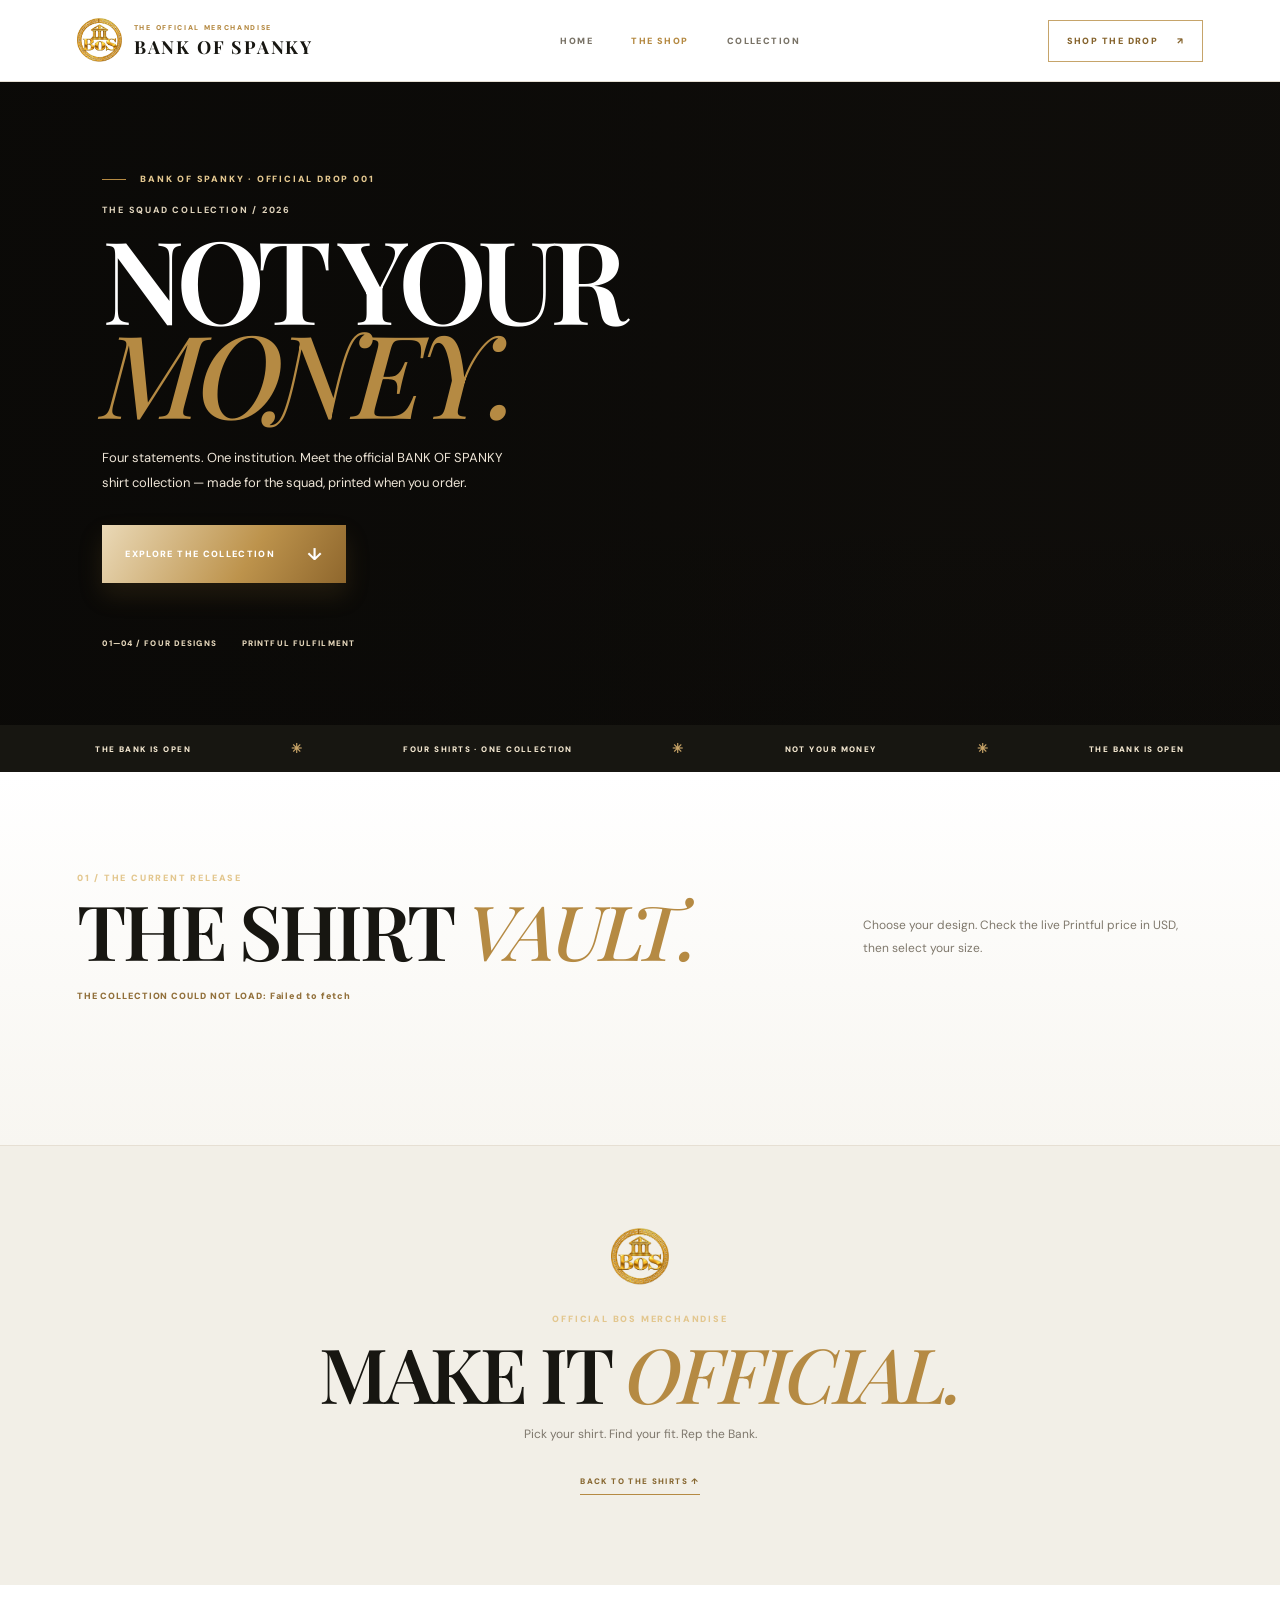
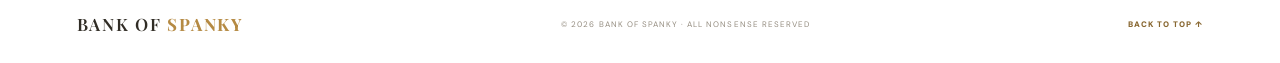
<file: store.html>
<!doctype html>
<html lang="en">
<head>
<meta charset="utf-8"><meta name="viewport" content="width=device-width,initial-scale=1">
<meta name="theme-color" content="#f7f5ef">
<meta name="description" content="The official BANK OF SPANKY shirt collection. Shop all four designs.">
<title>THE BANK OF SPANKY — OFFICIAL SHOP</title>
<link rel="icon" href="./assets/images/logo.png">
<link rel="preconnect" href="https://fonts.googleapis.com"><link rel="preconnect" href="https://fonts.gstatic.com" crossorigin>
<link href="https://fonts.googleapis.com/css2?family=DM+Sans:wght@400;500;600;700;800;900&family=Playfair+Display:ital,wght@0,500;0,600;0,700;1,500;1,600&display=swap" rel="stylesheet">
<link rel="stylesheet" href="./store.css?v=20261123-2">
</head>
<body>
<header class="shop-header">
 <a class="brand" href="./index.html"><img src="./assets/images/logo.png" alt=""><span><small>THE OFFICIAL MERCHANDISE</small><b>BANK OF SPANKY</b></span></a>
 <nav aria-label="Main navigation"><a href="./index.html">HOME</a><a class="active" href="./store.html">THE SHOP</a><a href="#collection">COLLECTION</a></nav>
 <a class="header-action" href="#collection">SHOP THE DROP <span>↗</span></a>
</header>
<main>
 <section class="campaign" id="top">
  <div class="campaign-slides" aria-hidden="true"><img class="campaign-slide slide-one" src="./assets/images/store/Bank%20of%20Spanky%20Golden%20Vault%20Glam.png" alt=""><img class="campaign-slide slide-two" src="./assets/images/store/Bank%20of%20Spanky%20Vault%20Glamour.png" alt=""></div>
  <div class="campaign-shade" aria-hidden="true"></div>
  <div class="campaign-copy">
   <p class="kicker"><i></i> BANK OF SPANKY · OFFICIAL DROP 001</p>
   <p class="edition">THE SQUAD COLLECTION / 2026</p>
   <h1>NOT YOUR<br><em>MONEY.</em></h1>
   <p class="campaign-description">Four statements. One institution. Meet the official BANK OF SPANKY shirt collection — made for the squad, printed when you order.</p>
   <a class="gold-cta" href="#collection">EXPLORE THE COLLECTION <b>↓</b></a>
   <div class="campaign-notes"><span>01—04 / FOUR DESIGNS</span><span>PRINTFUL FULFILMENT</span></div>
  </div>
  <div class="campaign-ribbon"><span>THE BANK IS OPEN</span><b>✳</b><span>FOUR SHIRTS · ONE COLLECTION</span><b>✳</b><span>NOT YOUR MONEY</span><b>✳</b><span>THE BANK IS OPEN</span></div>
 </section>
 <section class="collection" id="collection">
  <div class="collection-heading">
   <div><p class="section-kicker">01 / THE CURRENT RELEASE</p><h2>THE SHIRT <em>VAULT.</em></h2></div>
   <p>Choose your design. Check the live Printful price in USD, then select your size.</p>
  </div>
  <div class="catalog-status" id="catalog-status" role="status" aria-live="polite">Opening the vault…</div>
  <div class="product-grid" id="product-catalog"></div>
 </section>
 <section class="closing-banner">
  <img src="./assets/images/logo.png" alt="BANK OF SPANKY emblem">
  <p class="section-kicker">OFFICIAL BOS MERCHANDISE</p>
  <h2>MAKE IT <em>OFFICIAL.</em></h2>
  <p>Pick your shirt. Find your fit. Rep the Bank.</p>
  <a href="#collection">BACK TO THE SHIRTS ↑</a>
 </section>
</main>
<footer class="shop-footer"><a class="footer-brand" href="./index.html">BANK OF <b>SPANKY</b></a><span>© 2026 BANK OF SPANKY · ALL NONSENSE RESERVED</span><a href="#top">BACK TO TOP ↑</a></footer>
<script src="./store-config.js?v=2"></script><script src="./store.js?v=20261123-3" defer></script>
</body></html>
</file>
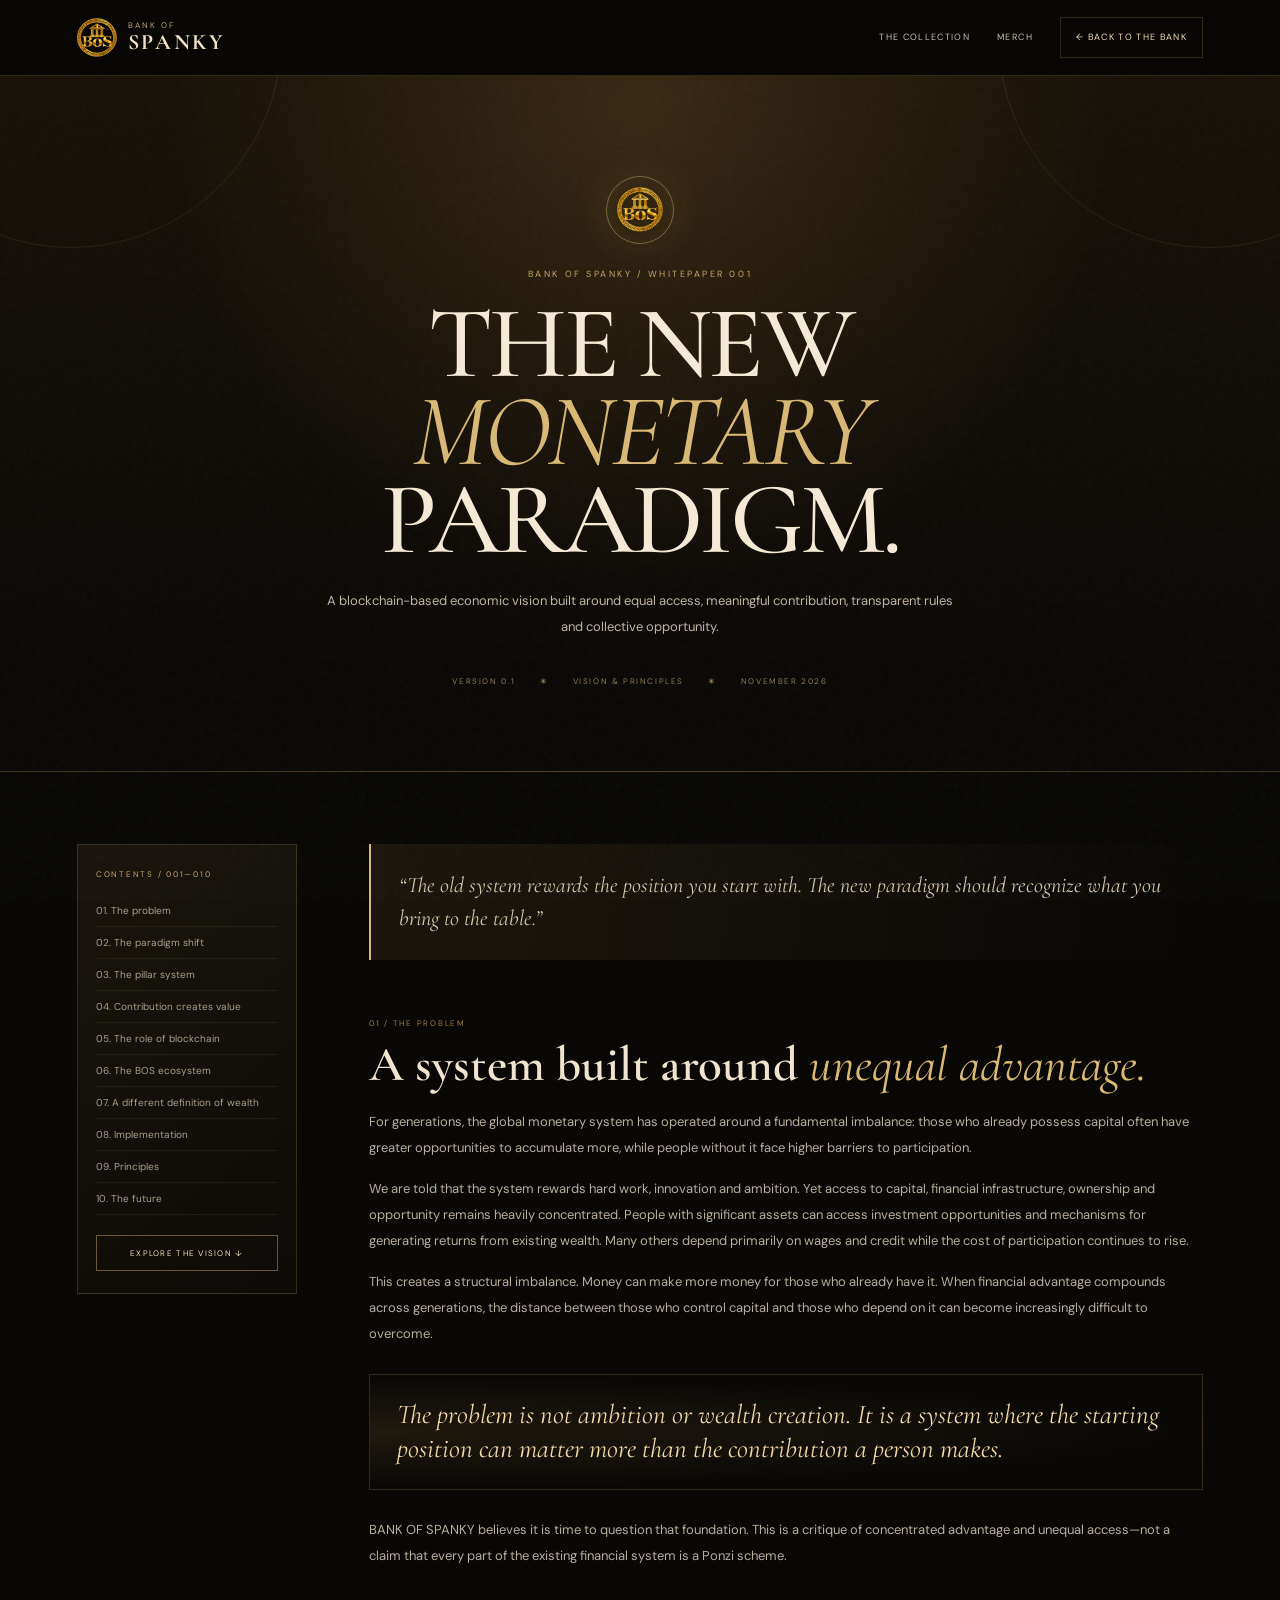
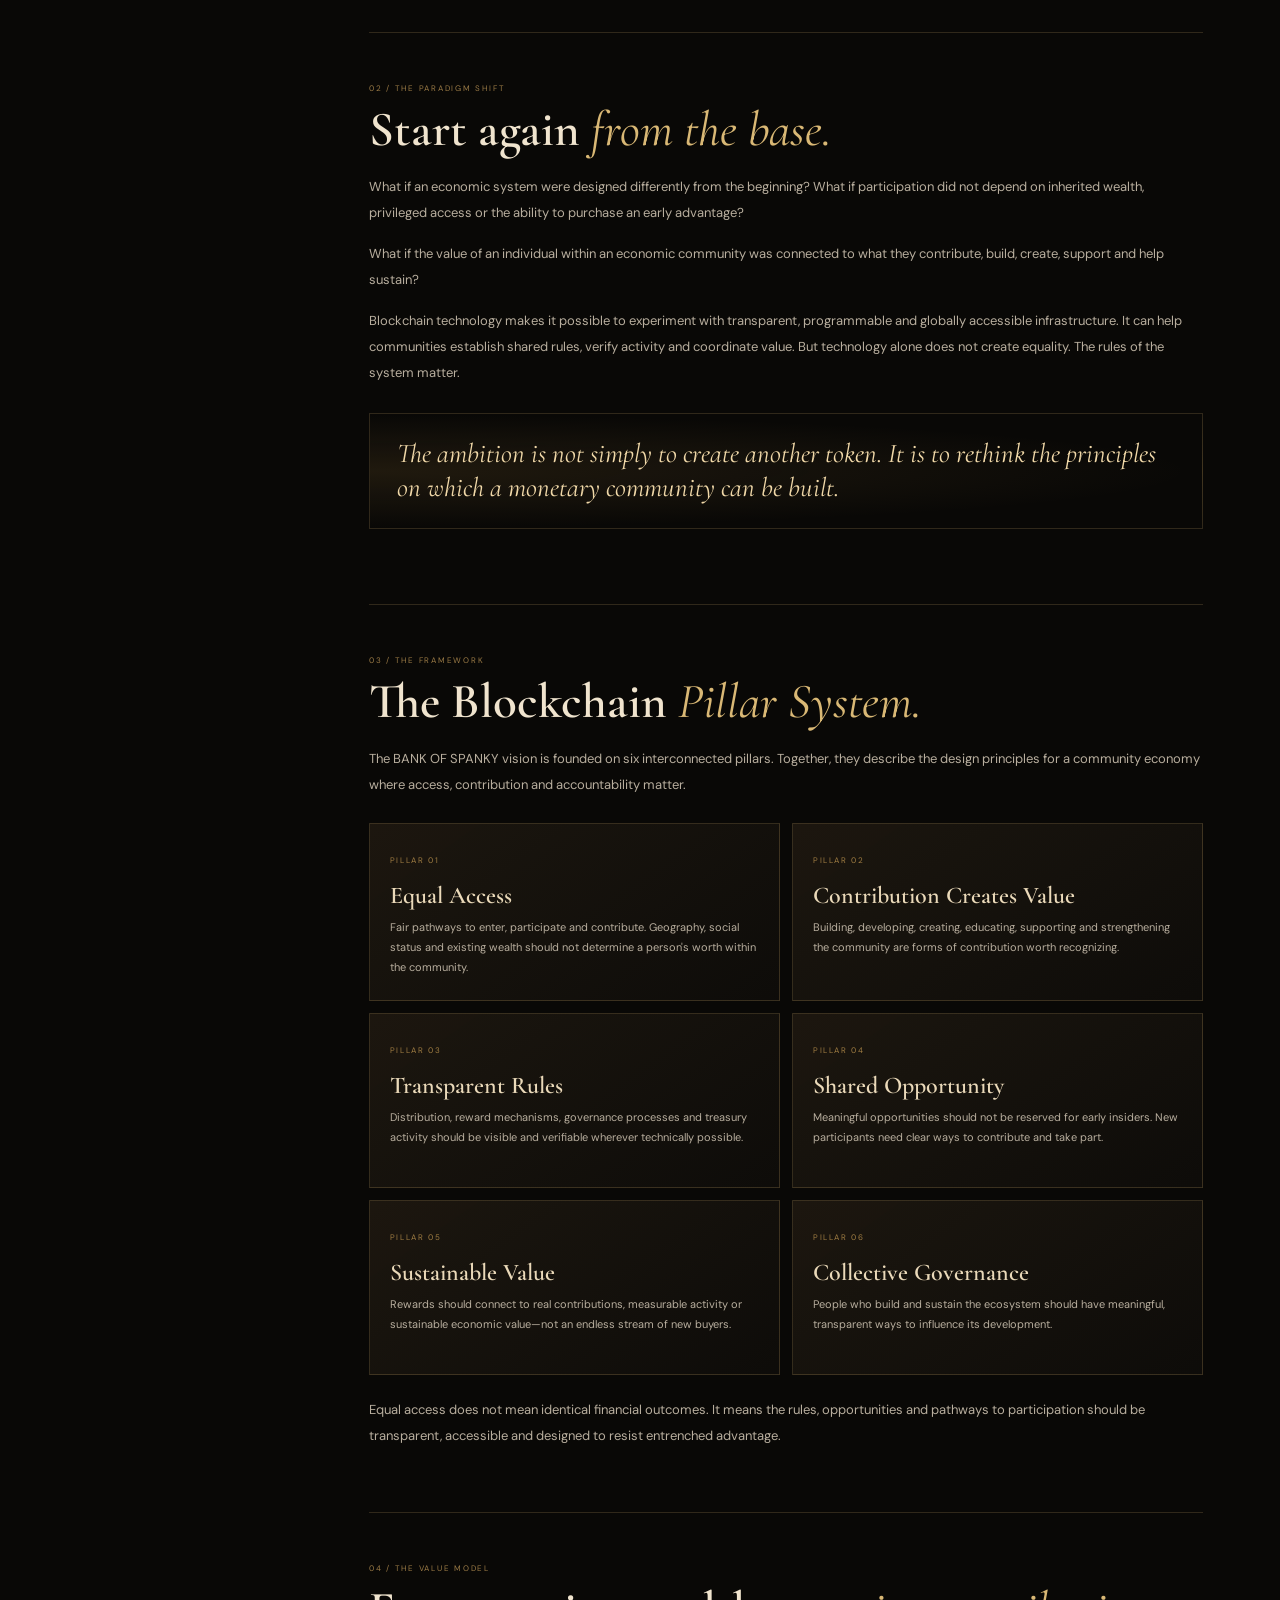
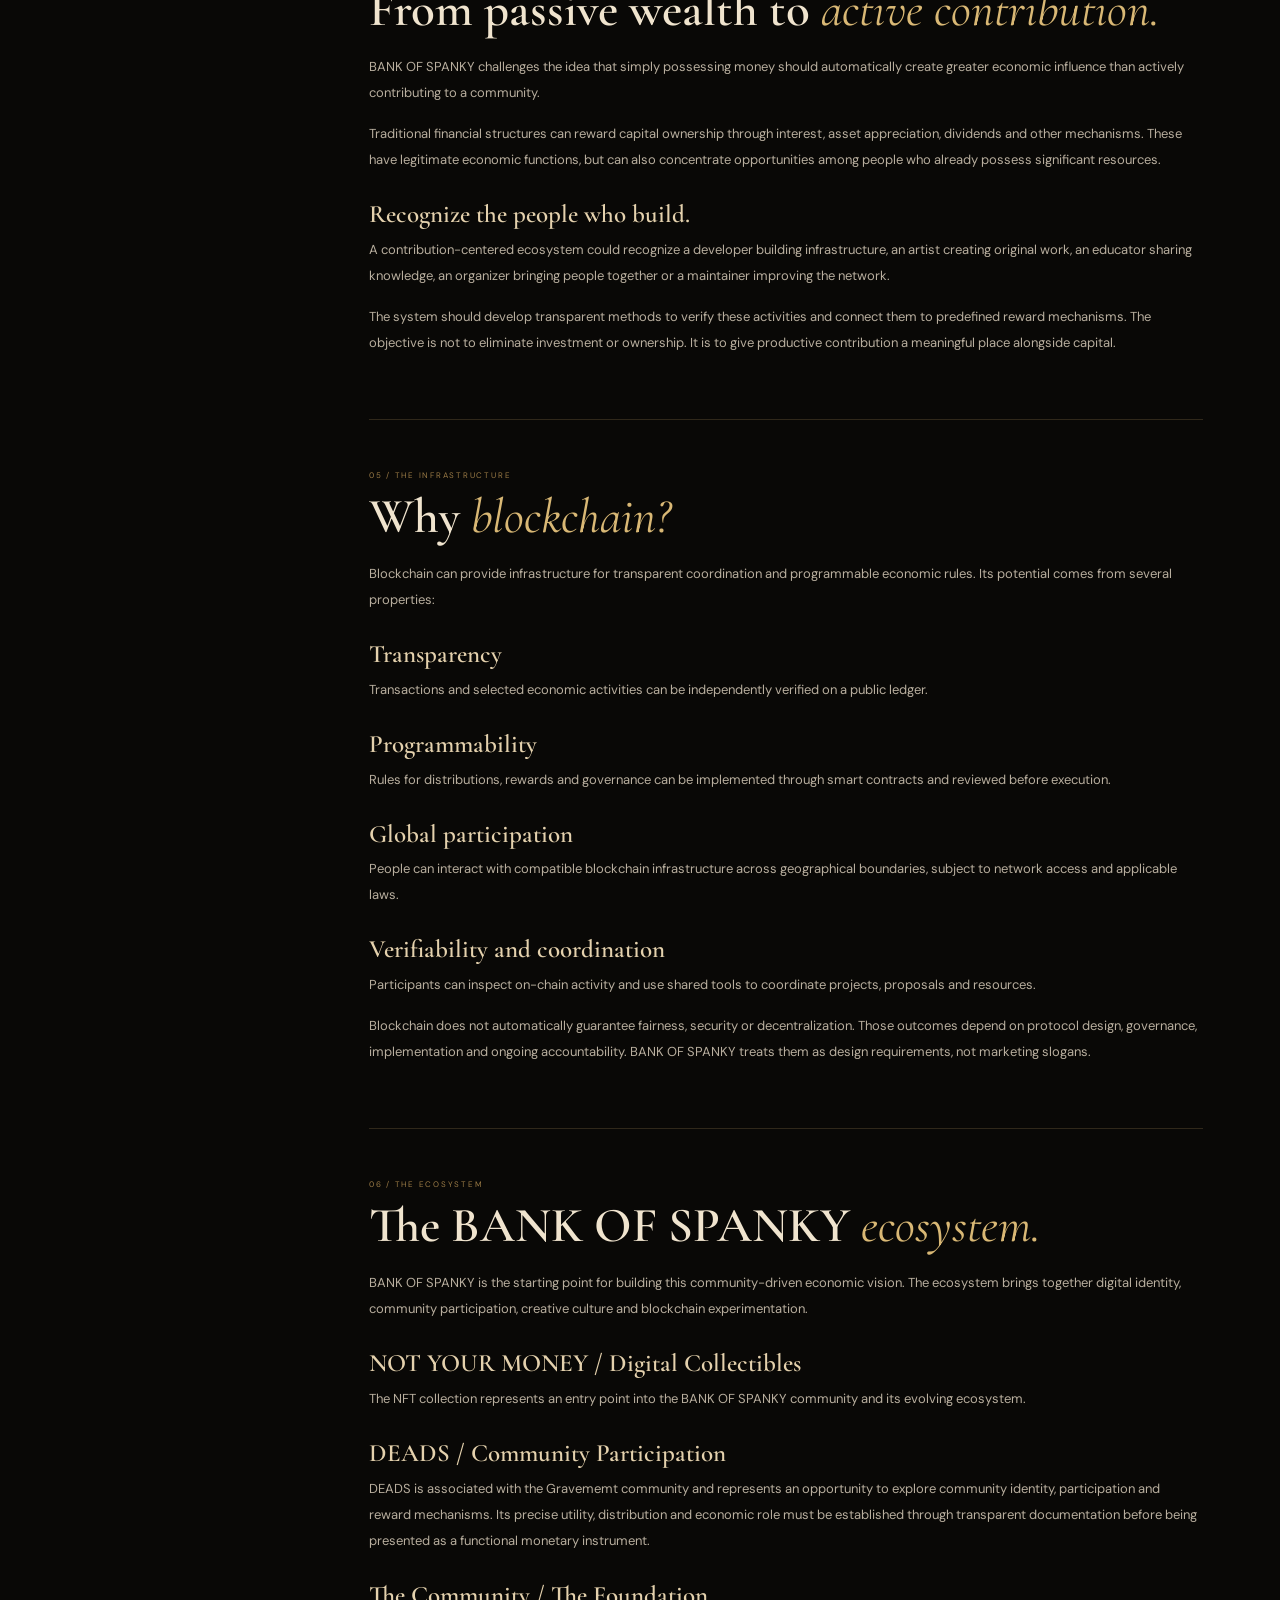
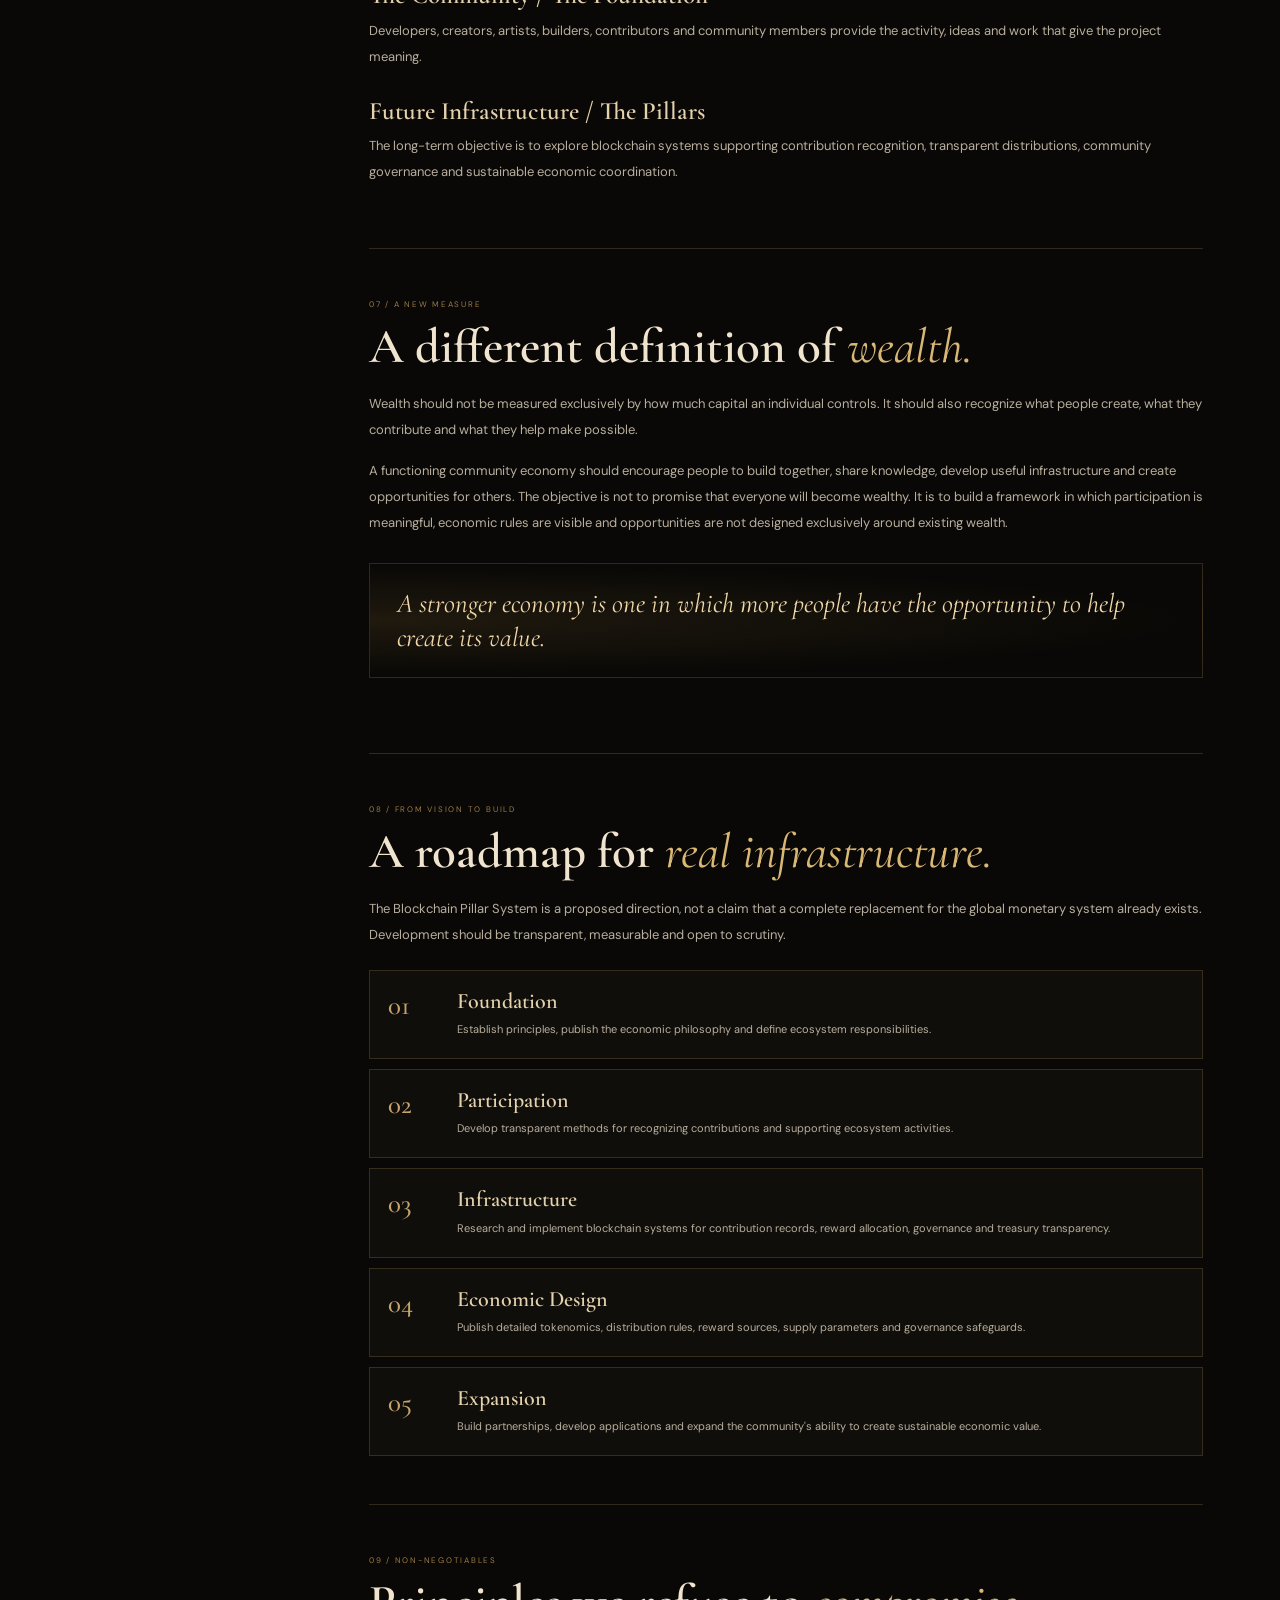
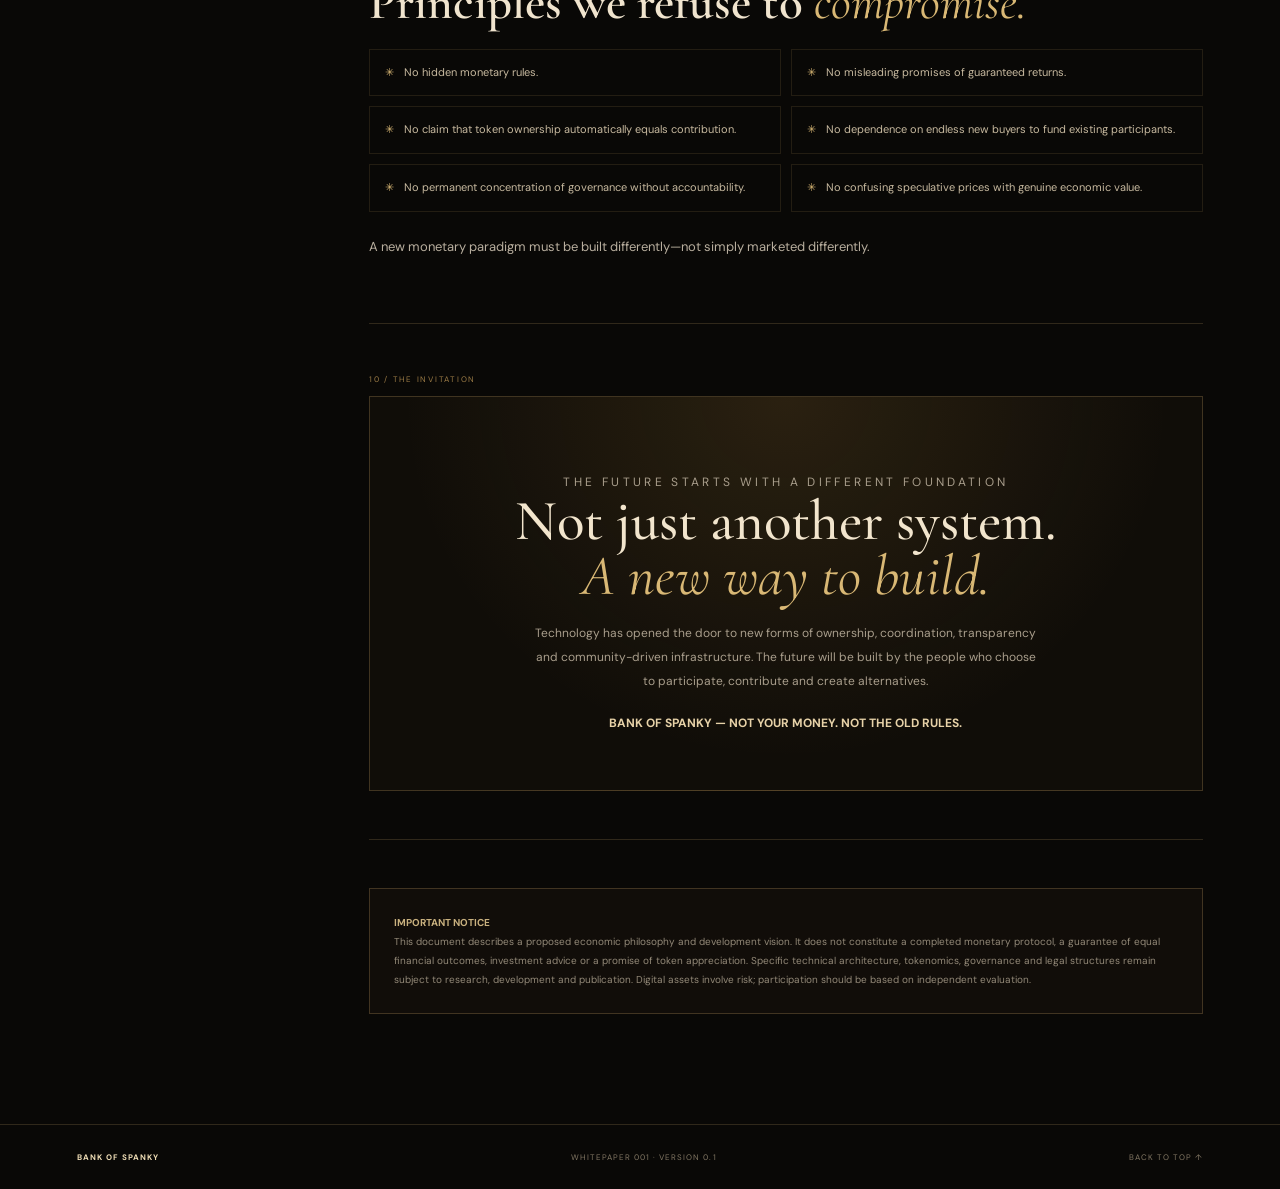
<file: whitepaper.html>
<!doctype html>
<html lang="en">
<head>
<meta charset="utf-8">
<meta name="viewport" content="width=device-width,initial-scale=1">
<meta name="theme-color" content="#090806">
<meta name="description" content="The BANK OF SPANKY whitepaper: a proposed blockchain economic paradigm built around equal access, contribution, transparency and collective opportunity.">
<title>The New Monetary Paradigm — BANK OF SPANKY</title>
<link rel="icon" type="image/png" href="./assets/images/logo.png">
<link rel="preconnect" href="https://fonts.googleapis.com">
<link rel="preconnect" href="https://fonts.gstatic.com" crossorigin>
<link href="https://fonts.googleapis.com/css2?family=Cormorant+Garamond:wght@400;500;600;700&family=DM+Sans:wght@400;500;600;700&display=swap" rel="stylesheet">
<style>
:root{--bg:#090806;--panel:#12100c;--gold:#d9b875;--gold2:#f1dfb7;--muted:#aaa08f;--line:rgba(205,169,105,.2);--serif:'Cormorant Garamond',Georgia,serif;--sans:'DM Sans',Arial,sans-serif}
*{box-sizing:border-box}html{scroll-behavior:smooth;scroll-padding-top:100px}body{margin:0;background:var(--bg);color:#eee5d5;font-family:var(--sans);font-size:14px;line-height:1.8}a{color:inherit;text-decoration:none}.grain{position:fixed;inset:0;z-index:10;pointer-events:none;opacity:.12;background-image:url("data:image/svg+xml,%3Csvg viewBox='0 0 180 180' xmlns='http://www.w3.org/2000/svg'%3E%3Cfilter id='n'%3E%3CfeTurbulence type='fractalNoise' baseFrequency='.9' numOctaves='3' stitchTiles='stitch'/%3E%3C/filter%3E%3Crect width='100%25' height='100%25' filter='url(%23n)' opacity='.2'/%3E%3C/svg%3E")}
.site-header{height:76px;padding:0 6vw;display:flex;align-items:center;justify-content:space-between;border-bottom:1px solid var(--line);background:rgba(9,8,6,.92);position:sticky;top:0;z-index:20;backdrop-filter:blur(16px)}.brand{display:flex;align-items:center;gap:11px}.brand img{width:40px;height:40px;object-fit:contain}.brand span{display:grid;line-height:1}.brand small{font-size:8px;letter-spacing:.25em;color:#bca77f}.brand b{font:700 22px var(--serif);letter-spacing:.12em;color:#f1e2c3}.header-links{display:flex;align-items:center;gap:27px;font-size:9px;letter-spacing:.15em;text-transform:uppercase;color:#c9bdab}.header-links a:hover{color:var(--gold2)}.header-links .back{padding:11px 15px;border:1px solid var(--line);color:var(--gold2)}
.paper-hero{position:relative;overflow:hidden;padding:100px 7vw 82px;text-align:center;background:radial-gradient(ellipse at 50% 5%,rgba(188,139,63,.2),transparent 52%),linear-gradient(180deg,#171108,#0b0907 85%);border-bottom:1px solid var(--line)}.paper-hero:before,.paper-hero:after{content:"";position:absolute;width:420px;height:420px;border:1px solid rgba(220,185,117,.1);border-radius:50%;top:-250px}.paper-hero:before{left:-140px}.paper-hero:after{right:-140px}.seal{width:68px;height:68px;margin:0 auto 22px;border:1px solid rgba(219,183,115,.45);border-radius:50%;display:grid;place-items:center;box-shadow:0 0 42px rgba(209,163,79,.12),inset 0 0 20px rgba(209,163,79,.1)}.seal img{width:46px;height:46px;object-fit:contain}.eyebrow{margin:0 0 17px;color:#c7a86c;font-size:9px;letter-spacing:.28em;text-transform:uppercase}.paper-hero h1{max-width:1000px;margin:0 auto;color:#f5ead5;font:500 clamp(52px,8vw,104px)/.86 var(--serif);letter-spacing:-.035em}.paper-hero h1 em{color:var(--gold);font-weight:400}.hero-sub{max-width:650px;margin:25px auto 0;color:#c0b5a3;font-size:13px;line-height:2}.hero-meta{display:flex;justify-content:center;gap:24px;flex-wrap:wrap;margin-top:34px;color:#8d7c5b;font-size:8px;letter-spacing:.2em;text-transform:uppercase}.hero-meta span+span:before{content:"✳";margin-right:24px;color:#c7a86c}
.paper-layout{width:min(1180px,88vw);margin:0 auto;padding:72px 0 110px;display:grid;grid-template-columns:220px minmax(0,1fr);gap:72px}.toc{position:sticky;top:110px;align-self:start;padding:22px 18px;border:1px solid var(--line);background:linear-gradient(145deg,rgba(30,24,15,.8),rgba(15,12,8,.8))}.toc-label{margin:0 0 14px;color:#c7a86c;font-size:8px;letter-spacing:.22em}.toc a{display:block;padding:8px 0;border-bottom:1px solid rgba(205,169,105,.09);color:#a99f8e;font-size:10px;line-height:1.5;transition:color .2s,padding .2s}.toc a:hover{padding-left:5px;color:var(--gold2)}.toc .download{display:block;margin-top:20px;padding:11px;text-align:center;border:1px solid rgba(215,180,113,.45);color:var(--gold2);font-size:8px;letter-spacing:.16em;text-transform:uppercase}
.paper-content{min-width:0}.intro-note{padding:25px 28px;margin-bottom:56px;border-left:2px solid var(--gold);background:linear-gradient(100deg,rgba(194,150,73,.1),transparent);color:#d4c6ad;font:italic 22px/1.5 var(--serif)}.paper-section{padding:0 0 48px;margin:0 0 48px;border-bottom:1px solid var(--line);scroll-margin-top:105px}.section-no{display:block;margin-bottom:10px;color:#9b7b46;font-size:8px;letter-spacing:.22em}.paper-section h2{margin:0 0 20px;color:#f0e4ce;font:600 clamp(34px,4.5vw,49px)/1 var(--serif)}.paper-section h2 em{color:var(--gold);font-weight:400}.paper-section h3{margin:27px 0 8px;color:#e4d1ad;font:600 25px/1.15 var(--serif)}.paper-section p{margin:0 0 15px;color:#b8ae9e;font-size:13px;line-height:2}.pullquote{margin:27px 0;padding:23px 27px;border:1px solid var(--line);background:radial-gradient(ellipse at 0 50%,rgba(197,151,74,.12),transparent 70%);color:#f0d8a8;font:italic 27px/1.25 var(--serif)}.pillar-grid{display:grid;grid-template-columns:repeat(2,minmax(0,1fr));gap:12px;margin-top:25px}.pillar{padding:22px 20px;border:1px solid var(--line);background:linear-gradient(145deg,rgba(32,26,17,.82),rgba(14,12,9,.9));min-height:175px}.pillar .num{color:#a17e43;font-size:8px;letter-spacing:.2em}.pillar h3{margin:10px 0 8px;font:600 24px var(--serif);color:#ead9b9}.pillar p{margin:0;font-size:11px;line-height:1.8}.principles{display:grid;grid-template-columns:1fr 1fr;gap:10px;margin-top:22px}.principle{padding:13px 15px;border:1px solid rgba(205,169,105,.13);color:#c7b99f;font-size:11px}.principle:before{content:"✳";margin-right:10px;color:var(--gold)}.phase-list{counter-reset:phase;display:grid;gap:10px;margin-top:22px}.phase{counter-increment:phase;display:grid;grid-template-columns:52px 1fr;gap:17px;padding:18px;border:1px solid var(--line);background:#100e0a}.phase:before{content:"0" counter(phase);color:#c5a36a;font:500 27px var(--serif)}.phase h3{margin:0 0 4px;font-size:22px}.phase p{margin:0;font-size:11px}.disclaimer{padding:24px;border:1px solid rgba(205,169,105,.25);background:rgba(20,16,10,.7);color:#938978;font-size:10px;line-height:1.9}.closing-hero{padding:55px 25px;text-align:center;border:1px solid rgba(205,169,105,.25);background:radial-gradient(ellipse at 50% 0,rgba(192,145,65,.15),transparent 65%),#100d08}.closing-hero h2{margin:0;color:#f2e5cd;font:500 clamp(38px,5vw,57px)/.95 var(--serif)}.closing-hero h2 em{color:var(--gold)}.closing-hero p{max-width:510px;margin:18px auto 0;color:#a99e8c;font-size:12px}.site-footer{padding:25px 6vw;display:flex;justify-content:space-between;gap:15px;flex-wrap:wrap;border-top:1px solid var(--line);color:#827764;font-size:8px;letter-spacing:.13em;text-transform:uppercase}.site-footer b{color:var(--gold2)}
@media(max-width:850px){.paper-layout{grid-template-columns:1fr;gap:32px;width:min(760px,88vw);padding-top:45px}.toc{position:relative;top:auto;display:grid;grid-template-columns:repeat(2,1fr);gap:0 15px}.toc-label{grid-column:1/-1}.toc .download{grid-column:1/-1}.header-links{gap:14px}.paper-hero{padding:80px 6vw 65px}}
@media(max-width:560px){.site-header{height:66px;padding:0 5vw}.brand img{width:34px;height:34px}.brand b{font-size:18px}.header-links a:not(.back){display:none}.header-links .back{font-size:8px}.paper-hero{padding:65px 6vw 54px}.paper-hero h1{font-size:54px}.hero-sub{font-size:12px}.hero-meta{gap:10px;font-size:7px}.hero-meta span+span:before{margin-right:10px}.paper-layout{width:90vw;padding:34px 0 70px}.toc{padding:17px 14px}.toc a{font-size:9px}.intro-note{font-size:19px;padding:20px}.pillar-grid,.principles{grid-template-columns:1fr}.pillar{min-height:0}.paper-section{padding-bottom:35px;margin-bottom:35px}.paper-section h2{font-size:38px}.paper-section p{font-size:12px}.phase{grid-template-columns:38px 1fr;padding:14px}.site-footer{justify-content:center;text-align:center}.site-footer span{width:100%}}
@media(prefers-reduced-motion:reduce){html{scroll-behavior:auto}*{transition:none!important}}
</style>
</head>
<body>
<div class="grain" aria-hidden="true"></div>
<header class="site-header">
<a class="brand" href="./index.html"><img src="./assets/images/logo.png" alt=""><span><small>BANK OF</small><b>SPANKY</b></span></a>
<nav class="header-links" aria-label="Whitepaper navigation"><a href="./index.html#collection">The collection</a><a href="./store.html">Merch</a><a class="back" href="./index.html">← BACK TO THE BANK</a></nav>
</header>
<main>
<section class="paper-hero">
<div class="seal"><img src="./assets/images/logo.png" alt="BANK OF SPANKY"></div>
<p class="eyebrow">BANK OF SPANKY / WHITEPAPER 001</p>
<h1>THE NEW<br><em>MONETARY</em><br>PARADIGM.</h1>
<p class="hero-sub">A blockchain-based economic vision built around equal access, meaningful contribution, transparent rules and collective opportunity.</p>
<div class="hero-meta"><span>Version 0.1</span><span>Vision & principles</span><span>November 2026</span></div>
</section>
<div class="paper-layout">
<aside class="toc" aria-label="Table of contents">
<p class="toc-label">CONTENTS / 001—010</p>
<a href="#problem">01. The problem</a><a href="#shift">02. The paradigm shift</a><a href="#pillars">03. The pillar system</a><a href="#contribution">04. Contribution creates value</a><a href="#blockchain">05. The role of blockchain</a><a href="#ecosystem">06. The BOS ecosystem</a><a href="#wealth">07. A different definition of wealth</a><a href="#implementation">08. Implementation</a><a href="#principles">09. Principles</a><a href="#future">10. The future</a>
<a class="download" href="#future">Explore the vision ↓</a>
</aside>
<article class="paper-content">
<div class="intro-note">“The old system rewards the position you start with. The new paradigm should recognize what you bring to the table.”</div>
<section class="paper-section" id="problem"><span class="section-no">01 / THE PROBLEM</span><h2>A system built around <em>unequal advantage.</em></h2>
<p>For generations, the global monetary system has operated around a fundamental imbalance: those who already possess capital often have greater opportunities to accumulate more, while people without it face higher barriers to participation.</p>
<p>We are told that the system rewards hard work, innovation and ambition. Yet access to capital, financial infrastructure, ownership and opportunity remains heavily concentrated. People with significant assets can access investment opportunities and mechanisms for generating returns from existing wealth. Many others depend primarily on wages and credit while the cost of participation continues to rise.</p>
<p>This creates a structural imbalance. Money can make more money for those who already have it. When financial advantage compounds across generations, the distance between those who control capital and those who depend on it can become increasingly difficult to overcome.</p>
<div class="pullquote">The problem is not ambition or wealth creation. It is a system where the starting position can matter more than the contribution a person makes.</div>
<p>BANK OF SPANKY believes it is time to question that foundation. This is a critique of concentrated advantage and unequal access—not a claim that every part of the existing financial system is a Ponzi scheme.</p></section>
<section class="paper-section" id="shift"><span class="section-no">02 / THE PARADIGM SHIFT</span><h2>Start again <em>from the base.</em></h2>
<p>What if an economic system were designed differently from the beginning? What if participation did not depend on inherited wealth, privileged access or the ability to purchase an early advantage?</p>
<p>What if the value of an individual within an economic community was connected to what they contribute, build, create, support and help sustain?</p>
<p>Blockchain technology makes it possible to experiment with transparent, programmable and globally accessible infrastructure. It can help communities establish shared rules, verify activity and coordinate value. But technology alone does not create equality. The rules of the system matter.</p>
<div class="pullquote">The ambition is not simply to create another token. It is to rethink the principles on which a monetary community can be built.</div></section>
<section class="paper-section" id="pillars"><span class="section-no">03 / THE FRAMEWORK</span><h2>The Blockchain <em>Pillar System.</em></h2>
<p>The BANK OF SPANKY vision is founded on six interconnected pillars. Together, they describe the design principles for a community economy where access, contribution and accountability matter.</p>
<div class="pillar-grid">
<div class="pillar"><span class="num">PILLAR 01</span><h3>Equal Access</h3><p>Fair pathways to enter, participate and contribute. Geography, social status and existing wealth should not determine a person's worth within the community.</p></div>
<div class="pillar"><span class="num">PILLAR 02</span><h3>Contribution Creates Value</h3><p>Building, developing, creating, educating, supporting and strengthening the community are forms of contribution worth recognizing.</p></div>
<div class="pillar"><span class="num">PILLAR 03</span><h3>Transparent Rules</h3><p>Distribution, reward mechanisms, governance processes and treasury activity should be visible and verifiable wherever technically possible.</p></div>
<div class="pillar"><span class="num">PILLAR 04</span><h3>Shared Opportunity</h3><p>Meaningful opportunities should not be reserved for early insiders. New participants need clear ways to contribute and take part.</p></div>
<div class="pillar"><span class="num">PILLAR 05</span><h3>Sustainable Value</h3><p>Rewards should connect to real contributions, measurable activity or sustainable economic value—not an endless stream of new buyers.</p></div>
<div class="pillar"><span class="num">PILLAR 06</span><h3>Collective Governance</h3><p>People who build and sustain the ecosystem should have meaningful, transparent ways to influence its development.</p></div>
</div>
<p style="margin-top:22px">Equal access does not mean identical financial outcomes. It means the rules, opportunities and pathways to participation should be transparent, accessible and designed to resist entrenched advantage.</p></section>
<section class="paper-section" id="contribution"><span class="section-no">04 / THE VALUE MODEL</span><h2>From passive wealth to <em>active contribution.</em></h2>
<p>BANK OF SPANKY challenges the idea that simply possessing money should automatically create greater economic influence than actively contributing to a community.</p>
<p>Traditional financial structures can reward capital ownership through interest, asset appreciation, dividends and other mechanisms. These have legitimate economic functions, but can also concentrate opportunities among people who already possess significant resources.</p>
<h3>Recognize the people who build.</h3><p>A contribution-centered ecosystem could recognize a developer building infrastructure, an artist creating original work, an educator sharing knowledge, an organizer bringing people together or a maintainer improving the network.</p>
<p>The system should develop transparent methods to verify these activities and connect them to predefined reward mechanisms. The objective is not to eliminate investment or ownership. It is to give productive contribution a meaningful place alongside capital.</p></section>
<section class="paper-section" id="blockchain"><span class="section-no">05 / THE INFRASTRUCTURE</span><h2>Why <em>blockchain?</em></h2>
<p>Blockchain can provide infrastructure for transparent coordination and programmable economic rules. Its potential comes from several properties:</p>
<h3>Transparency</h3><p>Transactions and selected economic activities can be independently verified on a public ledger.</p>
<h3>Programmability</h3><p>Rules for distributions, rewards and governance can be implemented through smart contracts and reviewed before execution.</p>
<h3>Global participation</h3><p>People can interact with compatible blockchain infrastructure across geographical boundaries, subject to network access and applicable laws.</p>
<h3>Verifiability and coordination</h3><p>Participants can inspect on-chain activity and use shared tools to coordinate projects, proposals and resources.</p>
<p>Blockchain does not automatically guarantee fairness, security or decentralization. Those outcomes depend on protocol design, governance, implementation and ongoing accountability. BANK OF SPANKY treats them as design requirements, not marketing slogans.</p></section>
<section class="paper-section" id="ecosystem"><span class="section-no">06 / THE ECOSYSTEM</span><h2>The BANK OF SPANKY <em>ecosystem.</em></h2>
<p>BANK OF SPANKY is the starting point for building this community-driven economic vision. The ecosystem brings together digital identity, community participation, creative culture and blockchain experimentation.</p>
<h3>NOT YOUR MONEY / Digital Collectibles</h3><p>The NFT collection represents an entry point into the BANK OF SPANKY community and its evolving ecosystem.</p>
<h3>DEADS / Community Participation</h3><p>DEADS is associated with the Gravememt community and represents an opportunity to explore community identity, participation and reward mechanisms. Its precise utility, distribution and economic role must be established through transparent documentation before being presented as a functional monetary instrument.</p>
<h3>The Community / The Foundation</h3><p>Developers, creators, artists, builders, contributors and community members provide the activity, ideas and work that give the project meaning.</p>
<h3>Future Infrastructure / The Pillars</h3><p>The long-term objective is to explore blockchain systems supporting contribution recognition, transparent distributions, community governance and sustainable economic coordination.</p></section>
<section class="paper-section" id="wealth"><span class="section-no">07 / A NEW MEASURE</span><h2>A different definition of <em>wealth.</em></h2>
<p>Wealth should not be measured exclusively by how much capital an individual controls. It should also recognize what people create, what they contribute and what they help make possible.</p>
<p>A functioning community economy should encourage people to build together, share knowledge, develop useful infrastructure and create opportunities for others. The objective is not to promise that everyone will become wealthy. It is to build a framework in which participation is meaningful, economic rules are visible and opportunities are not designed exclusively around existing wealth.</p>
<div class="pullquote">A stronger economy is one in which more people have the opportunity to help create its value.</div></section>
<section class="paper-section" id="implementation"><span class="section-no">08 / FROM VISION TO BUILD</span><h2>A roadmap for <em>real infrastructure.</em></h2>
<p>The Blockchain Pillar System is a proposed direction, not a claim that a complete replacement for the global monetary system already exists. Development should be transparent, measurable and open to scrutiny.</p>
<div class="phase-list">
<div class="phase"><div><h3>Foundation</h3><p>Establish principles, publish the economic philosophy and define ecosystem responsibilities.</p></div></div>
<div class="phase"><div><h3>Participation</h3><p>Develop transparent methods for recognizing contributions and supporting ecosystem activities.</p></div></div>
<div class="phase"><div><h3>Infrastructure</h3><p>Research and implement blockchain systems for contribution records, reward allocation, governance and treasury transparency.</p></div></div>
<div class="phase"><div><h3>Economic Design</h3><p>Publish detailed tokenomics, distribution rules, reward sources, supply parameters and governance safeguards.</p></div></div>
<div class="phase"><div><h3>Expansion</h3><p>Build partnerships, develop applications and expand the community's ability to create sustainable economic value.</p></div></div>
</div></section>
<section class="paper-section" id="principles"><span class="section-no">09 / NON-NEGOTIABLES</span><h2>Principles we refuse to <em>compromise.</em></h2>
<div class="principles"><div class="principle">No hidden monetary rules.</div><div class="principle">No misleading promises of guaranteed returns.</div><div class="principle">No claim that token ownership automatically equals contribution.</div><div class="principle">No dependence on endless new buyers to fund existing participants.</div><div class="principle">No permanent concentration of governance without accountability.</div><div class="principle">No confusing speculative prices with genuine economic value.</div></div>
<p style="margin-top:22px">A new monetary paradigm must be built differently—not simply marketed differently.</p></section>
<section class="paper-section" id="future"><span class="section-no">10 / THE INVITATION</span><div class="closing-hero"><p class="eyebrow">THE FUTURE STARTS WITH A DIFFERENT FOUNDATION</p><h2>Not just another system.<br><em>A new way to build.</em></h2><p>Technology has opened the door to new forms of ownership, coordination, transparency and community-driven infrastructure. The future will be built by the people who choose to participate, contribute and create alternatives.</p><p><strong style="color:#e7d2a8">BANK OF SPANKY — NOT YOUR MONEY. NOT THE OLD RULES.</strong></p></div></section>
<div class="disclaimer"><strong style="color:#c9b17f">IMPORTANT NOTICE</strong><br>This document describes a proposed economic philosophy and development vision. It does not constitute a completed monetary protocol, a guarantee of equal financial outcomes, investment advice or a promise of token appreciation. Specific technical architecture, tokenomics, governance and legal structures remain subject to research, development and publication. Digital assets involve risk; participation should be based on independent evaluation.</div>
</article>
</div>
</main>
<footer class="site-footer"><a href="./index.html"><b>BANK OF SPANKY</b></a><span>WHITEPAPER 001 · VERSION 0.1</span><a href="#top">BACK TO TOP ↑</a></footer>
</body>
</html>
</file>
<file: nfts.css>
/* Standalone NOT YOUR MONEY NFT page — isolated from site-wide layout rules */
:root{--nft-bg:#080706;--nft-panel:#100d08;--nft-gold:#e2c58d;--nft-gold-bright:#f0d9a8;--nft-muted:#a99f8e;--nft-line:rgba(201,164,99,.22);--nft-serif:"Cormorant Garamond",Georgia,serif;--nft-sans:"DM Sans",Arial,sans-serif}
*{box-sizing:border-box}
html{scroll-behavior:smooth;background:var(--nft-bg)}
body{margin:0;min-width:320px;background:var(--nft-bg);color:#f0e6d6;font-family:var(--nft-sans);-webkit-font-smoothing:antialiased}
a{color:inherit;text-decoration:none}
button{font:inherit}
.nft-header{position:relative;z-index:20;min-height:82px;padding:0 clamp(20px,5vw,72px);display:flex;align-items:center;justify-content:space-between;gap:28px;border-bottom:1px solid var(--nft-line);background:rgba(8,7,6,.96)}
.nft-brand{display:flex;align-items:center;gap:11px;flex:none}
.nft-brand img{width:43px;height:43px;object-fit:contain}
.nft-brand span{display:flex;flex-direction:column;gap:1px}
.nft-brand small{font-size:7px;letter-spacing:.25em;color:#bda575}
.nft-brand b{font:700 21px var(--nft-serif);letter-spacing:.12em;color:#f0d9a8}
.nav{display:flex;align-items:center;justify-content:flex-end;gap:clamp(12px,2vw,27px)}
.nav a{font-size:9px;font-weight:600;letter-spacing:.08em;color:#c0b39d;transition:color .2s}
.nav a:hover,.nav a.active{color:#f0d9a8}
.nav .nav-mint{padding:12px 15px;border:1px solid rgba(226,197,141,.55);color:#f0d9a8}
.menu-toggle{display:none}
.nft-hero{position:relative;isolation:isolate;overflow:hidden;padding:clamp(105px,13vw,165px) 5vw 38px;text-align:center;background-image:linear-gradient(180deg,rgba(8,7,6,.24) 0%,rgba(8,7,6,.42) 42%,#080706 100%),url("./assets/images/BANNER.png");background-size:cover;background-position:center 36%;background-repeat:no-repeat}
.eyebrow{display:flex;justify-content:center;align-items:center;gap:12px;color:var(--nft-gold);font-size:8px;letter-spacing:.24em}
.eyebrow span{width:24px;height:1px;background:#c49a52}.eyebrow i{font-style:normal;color:#80663b}
.edition,.section-label{color:#a98b58;font-size:8px;letter-spacing:.24em}
.edition{margin:29px 0 17px}
.nft-hero h1{margin:0;color:#f3eadb;font:600 clamp(66px,10vw,132px)/.78 var(--nft-serif);letter-spacing:-.055em}
.nft-hero h1 em,.section-heading h2 em,.mint-section h2 em{color:#ecd39a;font-weight:500}
.hero-subtitle{margin:26px 0 0;color:#c9b895;font:500 clamp(17px,2vw,23px) var(--nft-serif)}
.hero-meta{display:flex;justify-content:space-between;gap:15px;max-width:1100px;margin:52px auto 0;padding:14px 0;border-top:1px solid var(--nft-line);border-bottom:1px solid var(--nft-line);color:#877653;font-size:7px;letter-spacing:.2em}
.section-wrap{width:min(1240px,100%);margin:0 auto;padding-left:clamp(20px,5vw,64px);padding-right:clamp(20px,5vw,64px)}
.collection{padding-top:clamp(65px,8vw,100px);padding-bottom:70px}
.section-heading{text-align:center;max-width:660px;margin:0 auto 40px}
.section-heading .section-label{margin:0 0 13px}
.section-heading h2{margin:0;color:#f0e6d6;font:600 clamp(42px,6vw,68px)/.98 var(--nft-serif);letter-spacing:-.025em}
.section-heading>p:last-child{max-width:540px;margin:17px auto 0;color:var(--nft-muted);font-size:12px;line-height:1.9}
.mystery-grid{display:grid;grid-template-columns:repeat(6,minmax(0,1fr));gap:clamp(10px,1.5vw,19px);align-items:start}
.mystery-card{position:relative;display:block;width:100%;min-width:0;padding:0 0 30px;border:0;background:transparent;color:inherit;cursor:pointer;text-align:center;appearance:none;-webkit-appearance:none;animation:nftCardFloat 4.6s ease-in-out infinite}
.mystery-card:nth-child(2){animation-delay:-.75s}.mystery-card:nth-child(3){animation-delay:-1.5s}.mystery-card:nth-child(4){animation-delay:-2.25s}.mystery-card:nth-child(5){animation-delay:-3s}.mystery-card:nth-child(6){animation-delay:-3.75s}
@keyframes nftCardFloat{0%,100%{transform:translateY(0)}50%{transform:translateY(-7px)}}
.mystery-card__flip{position:relative;display:block;width:100%;aspect-ratio:3/4;transform-style:preserve-3d;transition:transform .85s cubic-bezier(.2,.75,.2,1)}
.mystery-card__side{position:absolute;inset:0;display:block;overflow:hidden;border:1px solid rgba(214,178,108,.75);border-radius:4px;background:#100d08;backface-visibility:hidden;-webkit-backface-visibility:hidden;box-shadow:0 15px 32px rgba(0,0,0,.45)}
.mystery-card__side:after{position:absolute;content:"";inset:6px;border:1px solid rgba(222,190,126,.35);pointer-events:none}
.mystery-card__side img{display:block;width:100%;height:100%;object-fit:cover}
.mystery-card__front{transform:rotateY(180deg);background:#0d0a07}
.mystery-card__front img{object-fit:contain;padding:5px}
.card-caption{position:absolute;bottom:7px;left:0;width:100%;color:#a99163;font-size:7px;letter-spacing:.15em;white-space:nowrap}
.card-caption i{margin-left:5px;color:#e7cd94;font-style:normal}
.mystery-card:hover .mystery-card__flip,.mystery-card:focus-visible .mystery-card__flip,.mystery-card.is-revealed .mystery-card__flip{transform:rotateY(180deg)}
.mystery-card:focus-visible{outline:1px solid #ecd39a;outline-offset:5px}
.interaction-note{margin:30px 0 0;text-align:center;color:#8f7a55;font-size:8px;letter-spacing:.2em}
.interaction-note b{padding-left:9px;color:#e2c58d}.mobile-note{display:none}
.utility-section{padding:clamp(65px,8vw,100px) 0 30px;border-top:1px solid var(--nft-line);background:linear-gradient(180deg,#0c0907,#090806)}
.utility-heading{margin-bottom:38px}
.utility-grid{display:grid;grid-template-columns:repeat(3,minmax(0,1fr));gap:14px}
.utility-card{position:relative;min-width:0;overflow:hidden;border:1px solid rgba(201,164,99,.2);background:linear-gradient(145deg,rgba(31,24,14,.88),rgba(13,10,7,.96));transition:transform .25s,border-color .25s}
.utility-card__image{display:block;width:100%;height:auto;aspect-ratio:600/898;object-fit:cover;object-position:center}
.utility-card__content{position:relative;min-height:170px;padding:24px 23px 25px}
.utility-card:hover{transform:translateY(-4px);border-color:rgba(226,190,119,.58)}
.utility-no{position:absolute;top:24px;right:23px;color:#76613e;font-size:8px;letter-spacing:.16em}
.utility-icon{display:grid;place-items:center;width:35px;height:35px;margin-bottom:17px;border:1px solid rgba(222,190,126,.35);border-radius:50%;color:#e8cc91;font:500 18px var(--nft-serif)}
.utility-card h3{margin:0 0 10px;color:#f0e4cd;font:600 23px/1.1 var(--nft-serif)}
.utility-card p{max-width:340px;margin:0;color:var(--nft-muted);font-size:11px;line-height:1.85}
.utility-disclaimer{max-width:820px;margin:24px auto 0;color:#766e60;font-size:9px;line-height:1.8;text-align:center}
.mint-section{padding:clamp(70px,9vw,110px) 6vw;text-align:center;border-top:1px solid var(--nft-line);background:radial-gradient(ellipse at 50% 0%,rgba(173,126,53,.17),transparent 52%),#0d0a07}
.mint-section h2{margin:14px 0;color:#f1e7d7;font:600 clamp(48px,6vw,72px)/.9 var(--nft-serif)}
.mint-section>p:not(.section-label){color:#b5aa98;font-size:12px}
.mint-button{display:inline-flex;align-items:center;justify-content:center;gap:28px;margin-top:22px;padding:18px 29px;border:1px solid #e6c77f;background:linear-gradient(180deg,#f7e5b3,#c7963e 58%,#8c5c20);color:#211302;font-size:9px;font-weight:800;letter-spacing:.2em;box-shadow:inset 0 2px 1px #fff9,0 5px 18px #0008;transition:transform .2s,filter .2s}
.mint-button:hover{transform:translateY(-3px);filter:brightness(1.1)}
.mint-section small{display:block;max-width:490px;margin:20px auto 0;color:#807665;font-size:9px;line-height:1.8}
.nft-footer{min-height:80px;padding:22px 6vw;display:flex;align-items:center;justify-content:space-between;gap:20px;border-top:1px solid var(--nft-line);color:#827764;font-size:8px;letter-spacing:.13em}
.footer-brand{font:600 17px var(--nft-serif);color:#e6d6b8;letter-spacing:.1em}.footer-brand b{color:#e2c58d}.nft-footer>a:last-child{color:#b99a61}
@media(max-width:980px){.nft-header{padding:0 24px}.nav{gap:13px}.nav a{font-size:8px}.mystery-grid{grid-template-columns:repeat(3,minmax(0,1fr));gap:20px}.mystery-card{max-width:230px;justify-self:center;width:100%}.utility-grid{grid-template-columns:repeat(2,minmax(0,1fr))}}
@media(max-width:680px){.nft-header{height:72px;min-height:72px;padding:0 5vw}.nft-brand img{width:37px;height:37px}.nft-brand b{font-size:18px}.menu-toggle{display:flex;width:42px;height:42px;flex-direction:column;align-items:center;justify-content:center;gap:6px;border:1px solid var(--nft-line);background:transparent}.menu-toggle span{width:17px;height:1px;background:var(--nft-gold)}.nav{display:none;position:absolute;top:71px;left:0;right:0;padding:15px 6vw 22px;background:#0c0a07;border-bottom:1px solid var(--nft-line);flex-direction:column;align-items:stretch;gap:0}.nav.open{display:flex}.nav a{padding:14px 0;border-bottom:1px solid rgba(201,164,99,.12);font-size:10px}.nav .nav-mint{margin-top:12px;padding:14px;text-align:center;border:1px solid rgba(226,197,141,.55)}.nft-hero{padding:52px 5vw 25px}.eyebrow{font-size:7px;letter-spacing:.13em;gap:7px}.eyebrow span{width:13px}.nft-hero h1{font-size:clamp(62px,15vw,90px)}.hero-subtitle{max-width:330px;margin:22px auto 0;line-height:1.3}.hero-meta{margin-top:35px;font-size:6px;letter-spacing:.08em}.section-wrap{padding-left:6vw;padding-right:6vw}.collection{padding-top:62px;padding-bottom:65px}.section-heading{margin-bottom:30px}.section-heading h2{font-size:clamp(40px,11vw,54px)}.mystery-grid{grid-template-columns:repeat(2,minmax(0,1fr));gap:20px 13px}.mystery-card{max-width:210px;padding-bottom:27px}.desktop-note{display:none}.mobile-note{display:inline}.utility-section{padding-top:60px}.utility-grid{grid-template-columns:1fr;gap:10px}.utility-card__content{min-height:0;padding:22px}.utility-card p{max-width:none}.utility-heading{margin-bottom:28px}.mint-section{padding:70px 7vw}.nft-footer{padding:22px 5vw;flex-wrap:wrap}.nft-footer>span{order:3;width:100%;text-align:center;font-size:7px}}
@media(prefers-reduced-motion:reduce){html{scroll-behavior:auto}.mystery-card{animation:none}.mystery-card__flip,.utility-card,.mint-button{transition:none}}
</file>
<file: store.css>
:root{--ink:#171611;--gold:#b58a43;--gold2:#e6d1a7;--cream:#f7f5ef;--line:#e5dfd3;--muted:#81796c;--serif:"Playfair Display",Georgia,serif;--sans:"DM Sans",Arial,sans-serif}
*{box-sizing:border-box}html{scroll-behavior:smooth;scroll-padding-top:80px}body{margin:0;background:#fff;color:var(--ink);font-family:var(--sans);-webkit-font-smoothing:antialiased}a{color:inherit;text-decoration:none}
.shop-header{height:82px;padding:0 6vw;display:flex;align-items:center;justify-content:space-between;background:#fff;border-bottom:1px solid var(--line);position:relative;z-index:5}.brand{display:flex;align-items:center;gap:12px}.brand img{width:45px;height:45px;object-fit:contain}.brand span{display:grid;gap:3px}.brand small{font-size:7px;letter-spacing:.24em;color:var(--gold);font-weight:900}.brand b{font:700 18px var(--serif);letter-spacing:.1em}.shop-header nav{display:flex;gap:38px}.shop-header nav a,.header-action{font-size:9px;font-weight:900;letter-spacing:.16em}.shop-header nav a{color:#797367}.shop-header nav a.active,.shop-header nav a:hover{color:var(--gold)}.header-action{padding:14px 18px;border:1px solid #c6a46a;color:#86642e}.header-action span{margin-left:15px}
.campaign{min-height:690px;display:flex;align-items:center;padding:72px 8vw 105px;position:relative;overflow:hidden;background:#100e0b}.campaign-slides,.campaign-shade{position:absolute;inset:0}.campaign-slides{z-index:0}.campaign-slide{position:absolute;inset:0;width:100%;height:100%;object-fit:cover;object-position:center 42%;opacity:0;animation:vaultFade 14s infinite}.campaign-slide.slide-two{animation-delay:7s}.campaign-shade{z-index:1;background:linear-gradient(90deg,rgba(10,9,7,.88) 0%,rgba(10,9,7,.72) 34%,rgba(10,9,7,.25) 72%,rgba(10,9,7,.12) 100%),linear-gradient(0deg,rgba(10,9,7,.32),transparent 38%)}@keyframes vaultFade{0%,5%{opacity:0}12%,43%{opacity:1}50%,100%{opacity:0}}.campaign-copy{position:relative;z-index:2;max-width:570px;color:#fff}.kicker,.section-kicker{margin:0 0 19px;color:#e3c78f;font-size:9px;font-weight:900;letter-spacing:.2em}.kicker i{display:inline-block;width:24px;height:1px;margin-right:10px;background:var(--gold);vertical-align:middle}.edition{margin:0 0 15px;color:#e0d4bd;font-size:9px;font-weight:800;letter-spacing:.2em}.campaign h1{margin:0;font:600 clamp(76px,9vw,128px)/.81 var(--serif);letter-spacing:-.065em}.campaign h1 em,.collection-heading h2 em,.closing-banner h2 em{font-style:italic;color:var(--gold);font-weight:500}.campaign-description{max-width:420px;margin:27px 0 0;color:#eee5d7;font-size:13px;line-height:1.95}.gold-cta{display:inline-flex;align-items:center;gap:32px;margin-top:29px;padding:18px 23px;background:linear-gradient(120deg,#ead9b7,#bd934c 60%,#8f672d);color:white;font-size:9px;font-weight:900;letter-spacing:.15em;box-shadow:0 12px 25px #8b692d30;transition:.2s}.gold-cta:hover{transform:translateY(-3px);filter:brightness(1.07)}.gold-cta b{font-size:17px}.campaign-notes{display:flex;gap:25px;margin-top:55px;color:#e3d5ba;font-size:8px;font-weight:900;letter-spacing:.14em}
.campaign-art{height:510px;position:relative;z-index:1;display:flex;flex-direction:column;justify-content:space-between;padding:25px 28px;background:linear-gradient(140deg,#eeeae0,#fff 50%,#ebe5d9);border:1px solid #e2d8c7;box-shadow:0 25px 70px #34271412}.campaign-art:before{content:"";position:absolute;inset:10px;border:1px solid #d8c9ad;pointer-events:none}.art-topline,.art-bottomline{position:relative;z-index:2;display:flex;justify-content:space-between;color:#8b7958;font-size:8px;font-weight:900;letter-spacing:.18em}.art-bottomline b{font:italic 17px var(--serif);letter-spacing:.03em;color:var(--gold)}.art-stage{position:absolute;inset:60px 15px 55px;display:flex;align-items:center;justify-content:center}.stage-orbit{position:absolute;width:75%;aspect-ratio:1;border:1px solid #e0d4c0;border-radius:50%;box-shadow:0 0 0 24px #fff8,0 0 0 25px #e8dfd0}.hero-shirts{width:92%;height:100%;display:flex;align-items:center;justify-content:center;position:relative;z-index:1}.hero-shirts img{width:36%;height:94%;object-fit:contain;mix-blend-mode:multiply;filter:drop-shadow(0 18px 14px #20180d18);margin:0 -3%;position:relative}.hero-shirts img:nth-child(2){width:42%;z-index:2}.shirt-skeleton{width:30%;height:68%;margin:0 -2%;display:grid;place-items:center;background:linear-gradient(145deg,#eee9df,#fff);border:1px solid #dfd3c0;color:#b08b4e;font:italic 38px var(--serif)}.stage-seal{position:absolute;right:4%;bottom:2%;width:57px;height:57px;border:1px solid #c5a66f;border-radius:50%;display:grid;place-content:center;text-align:center;color:#98743a;font:600 14px/.75 var(--serif);background:#f9f6ef;z-index:3}.stage-seal small{font-size:8px}.vertical-caption{position:absolute;right:-25px;top:50%;writing-mode:vertical-rl;transform:translateY(-50%);font-size:7px;font-weight:800;letter-spacing:.18em;color:#93866e}.campaign-ribbon{position:absolute;z-index:3;bottom:0;left:0;right:0;height:47px;display:flex;align-items:center;justify-content:space-around;gap:12px;padding:0 4vw;background:#171611;color:#f3e7d0;font-size:8px;font-weight:900;letter-spacing:.18em}.campaign-ribbon b{color:#c7a367;font-size:13px}
.collection{padding:100px 6vw 115px;background:linear-gradient(180deg,#fff 0%,#f8f6f1 100%)}.collection-heading{max-width:1400px;margin:0 auto 25px;display:flex;align-items:end;justify-content:space-between;gap:30px}.section-kicker{margin-bottom:11px}.collection-heading h2{margin:0;font:600 clamp(48px,6vw,76px)/.92 var(--serif);letter-spacing:-.045em}.collection-heading>p{max-width:340px;margin:0 0 5px;color:#7f786c;font-size:12px;line-height:1.9}.catalog-status,.product-grid{max-width:1400px;margin-left:auto;margin-right:auto}.catalog-status{min-height:22px;margin-bottom:18px;color:#92703b;font-size:9px;font-weight:900;letter-spacing:.1em}.product-grid{display:grid;grid-template-columns:repeat(4,minmax(0,1fr));gap:18px}.product-card{min-width:0;background:#fff;border:1px solid #e6dfd3;box-shadow:0 9px 28px #30230e0b;transition:transform .25s,box-shadow .25s}.product-card:hover{transform:translateY(-6px);box-shadow:0 18px 40px #30230e18}.product-visual{height:380px;position:relative;display:grid;place-items:center;overflow:hidden;background:radial-gradient(ellipse at 50% 45%,#fff 0%,#efede7 85%)}.product-visual:after{content:"";position:absolute;inset:10px;border:1px solid #e1d7c7;pointer-events:none}.product-visual img{width:100%;height:100%;padding:18px;object-fit:contain;mix-blend-mode:multiply;transition:transform .3s}.product-card:hover .product-visual img{transform:scale(1.045)}.product-index{position:absolute;top:21px;left:21px;z-index:2;padding:8px 10px;background:#fff;border:1px solid #e6dbc9;color:#8c6934;font-size:7px;font-weight:900;letter-spacing:.14em}.product-info{padding:17px 17px 16px}.product-info h3{margin:0;font:600 19px/1.2 var(--serif);letter-spacing:.01em}.product-subtitle{margin:6px 0 0;color:#999082;font-size:8px;font-weight:800;letter-spacing:.13em}.product-price{margin:14px 0 15px;font:600 27px var(--serif);color:#1c1914}.product-price small{display:block;margin-bottom:4px;color:#a18b65;font:900 7px var(--sans);letter-spacing:.18em}.price-error{font:800 10px var(--sans);color:#98703b;letter-spacing:.08em}.order-button{width:100%;min-height:46px;padding:0 14px;display:flex;align-items:center;justify-content:space-between;background:linear-gradient(120deg,#e7d2a5,#bd934b 60%,#91692f);color:white;font-size:9px;font-weight:900;letter-spacing:.16em;box-shadow:0 6px 15px #9d783629;transition:.2s}.order-button:hover{filter:brightness(1.08);transform:translateY(-2px)}.order-button b{font-size:16px}.product-meta{margin:11px 0 0;color:#9a9285;font-size:8px;line-height:1.7}
.closing-banner{padding:82px 7vw 90px;text-align:center;background:#f2efe7;border-top:1px solid #e6dfd3}.closing-banner img{width:58px;height:58px;object-fit:contain;margin-bottom:22px}.closing-banner .section-kicker{margin-bottom:12px}.closing-banner h2{margin:0;font:600 clamp(48px,6vw,76px)/.95 var(--serif);letter-spacing:-.04em}.closing-banner>p:not(.section-kicker){margin:17px auto;color:#7e776c;font-size:12px}.closing-banner>a{display:inline-block;margin-top:17px;padding-bottom:8px;border-bottom:1px solid var(--gold);color:#886832;font-size:8px;font-weight:900;letter-spacing:.17em}
.shop-footer{min-height:78px;padding:18px 6vw;display:flex;align-items:center;justify-content:space-between;gap:18px;color:#958d80;font-size:8px;letter-spacing:.13em}.footer-brand{font:600 17px var(--serif);color:#302c25;letter-spacing:.1em}.footer-brand b{color:var(--gold)}.shop-footer>a:last-child{font-weight:900;color:#896832}
@media(max-width:1050px){.campaign{padding-left:6vw;padding-right:6vw}.product-grid{grid-template-columns:repeat(2,minmax(0,1fr))}.product-visual{height:410px}}
@media(max-width:650px){.campaign{min-height:650px;padding-top:55px;padding-bottom:78px}.campaign-slide{object-position:58% center}.campaign-shade{background:linear-gradient(90deg,rgba(10,9,7,.82),rgba(10,9,7,.38)),linear-gradient(0deg,rgba(10,9,7,.35),transparent 45%)}.shop-header{height:70px;padding:0 4vw}.brand img{width:36px;height:36px}.brand b{font-size:14px}.shop-header nav{gap:13px}.shop-header nav a{font-size:7px;letter-spacing:.09em}.header-action{display:none}.campaign{display:flex;flex-direction:column;align-items:stretch;padding:43px 6vw 75px;gap:30px}.campaign h1{font-size:clamp(72px,17vw,94px)}.campaign-description{font-size:12px}.campaign-notes{margin-top:34px;gap:15px;font-size:7px}campaign-ribbon{height:43px;padding:0 3vw;font-size:6px;letter-spacing:.08em}.campaign-ribbon span:nth-of-type(2){display:none}.collection{padding:68px 5vw 78px}.collection-heading{display:block}.collection-heading h2{font-size:49px}.collection-heading>p{margin-top:14px}.product-grid{grid-template-columns:repeat(2,minmax(0,1fr));gap:11px}.product-visual{height:250px}.product-visual img{padding:9px}.product-index{top:12px;left:12px;padding:6px 7px;font-size:6px}.product-info{padding:12px 10px}.product-info h3{font-size:15px}.product-subtitle{font-size:6px}.product-price{font-size:21px;margin:10px 0 12px}.order-button{min-height:40px;padding:0 9px;font-size:7px;letter-spacing:.1em}.product-meta{font-size:7px}.closing-banner{padding:68px 6vw}.shop-footer{flex-wrap:wrap;justify-content:center;text-align:center}.shop-footer>span{width:100%;order:3}.shop-footer>a:last-child{font-size:7px}}
@media(prefers-reduced-motion:reduce){html{scroll-behavior:auto}*,*:before,*:after{transition:none!important}}
</file>
